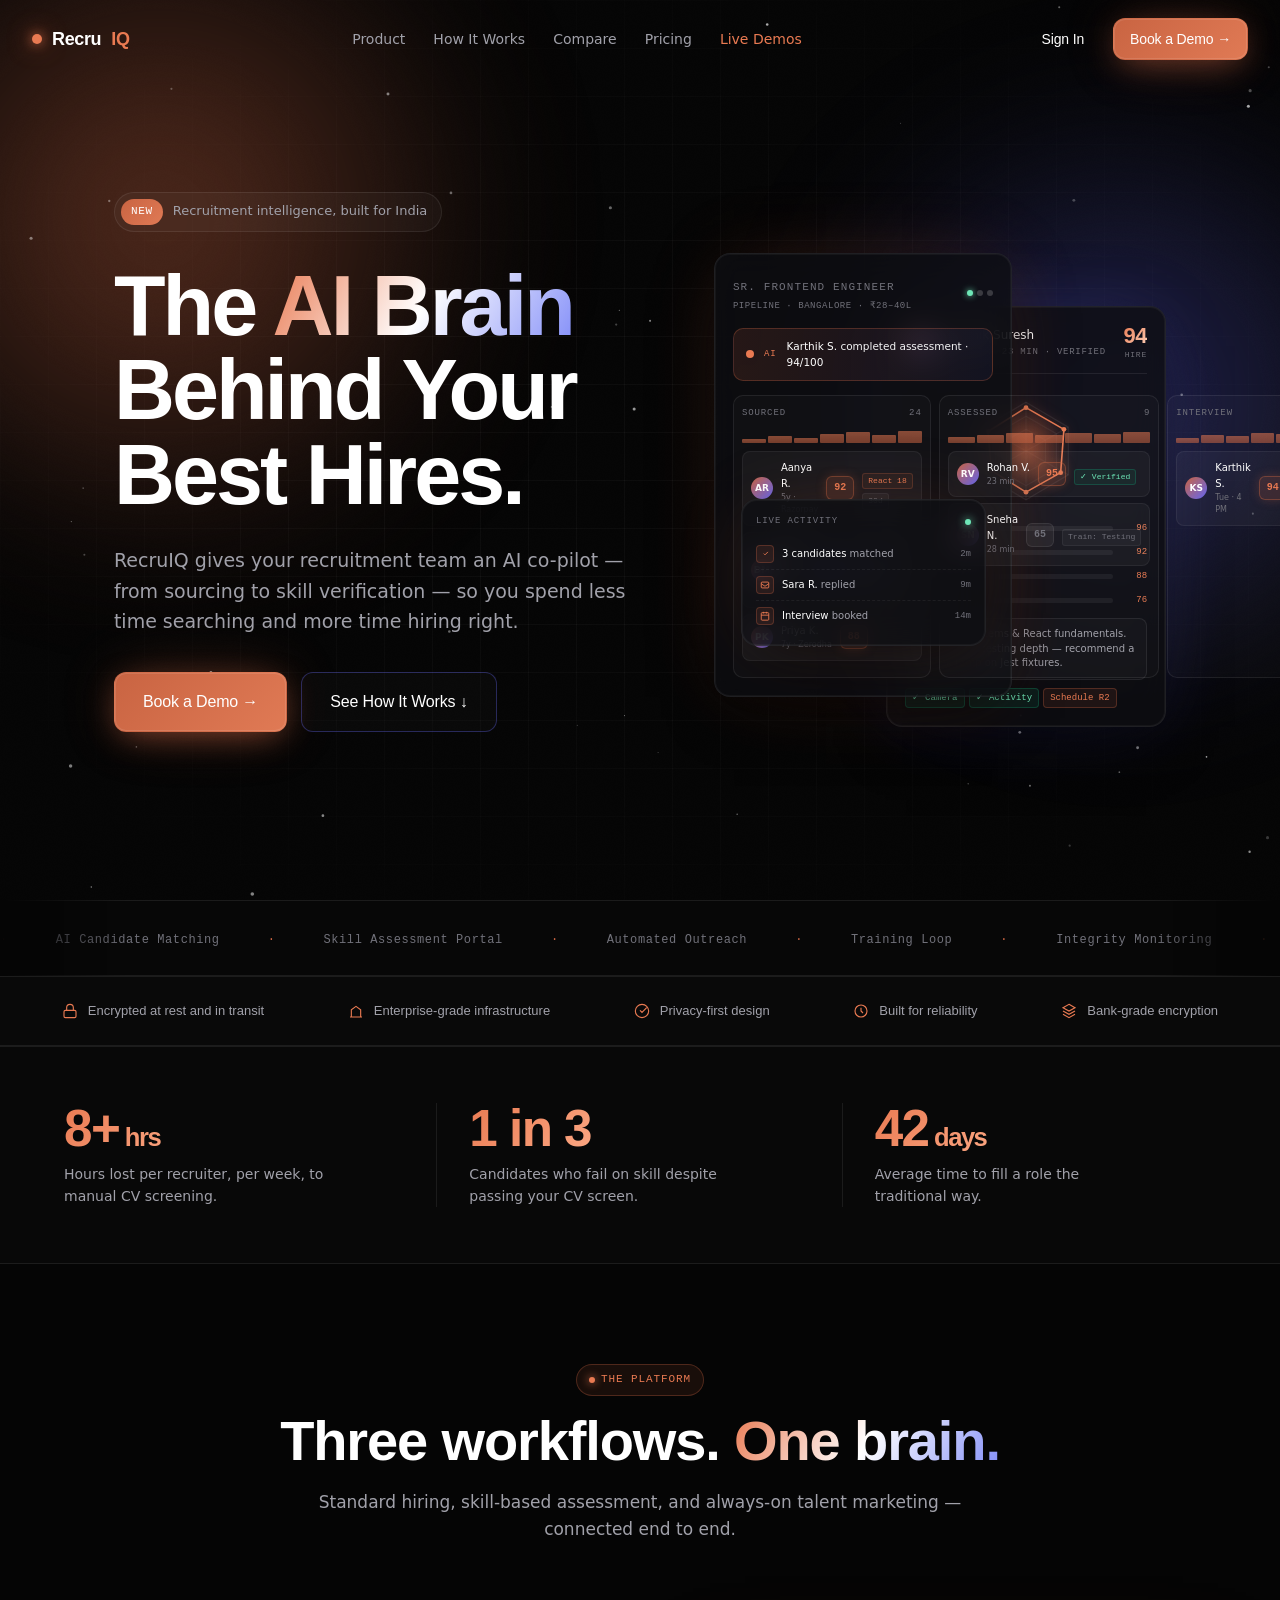
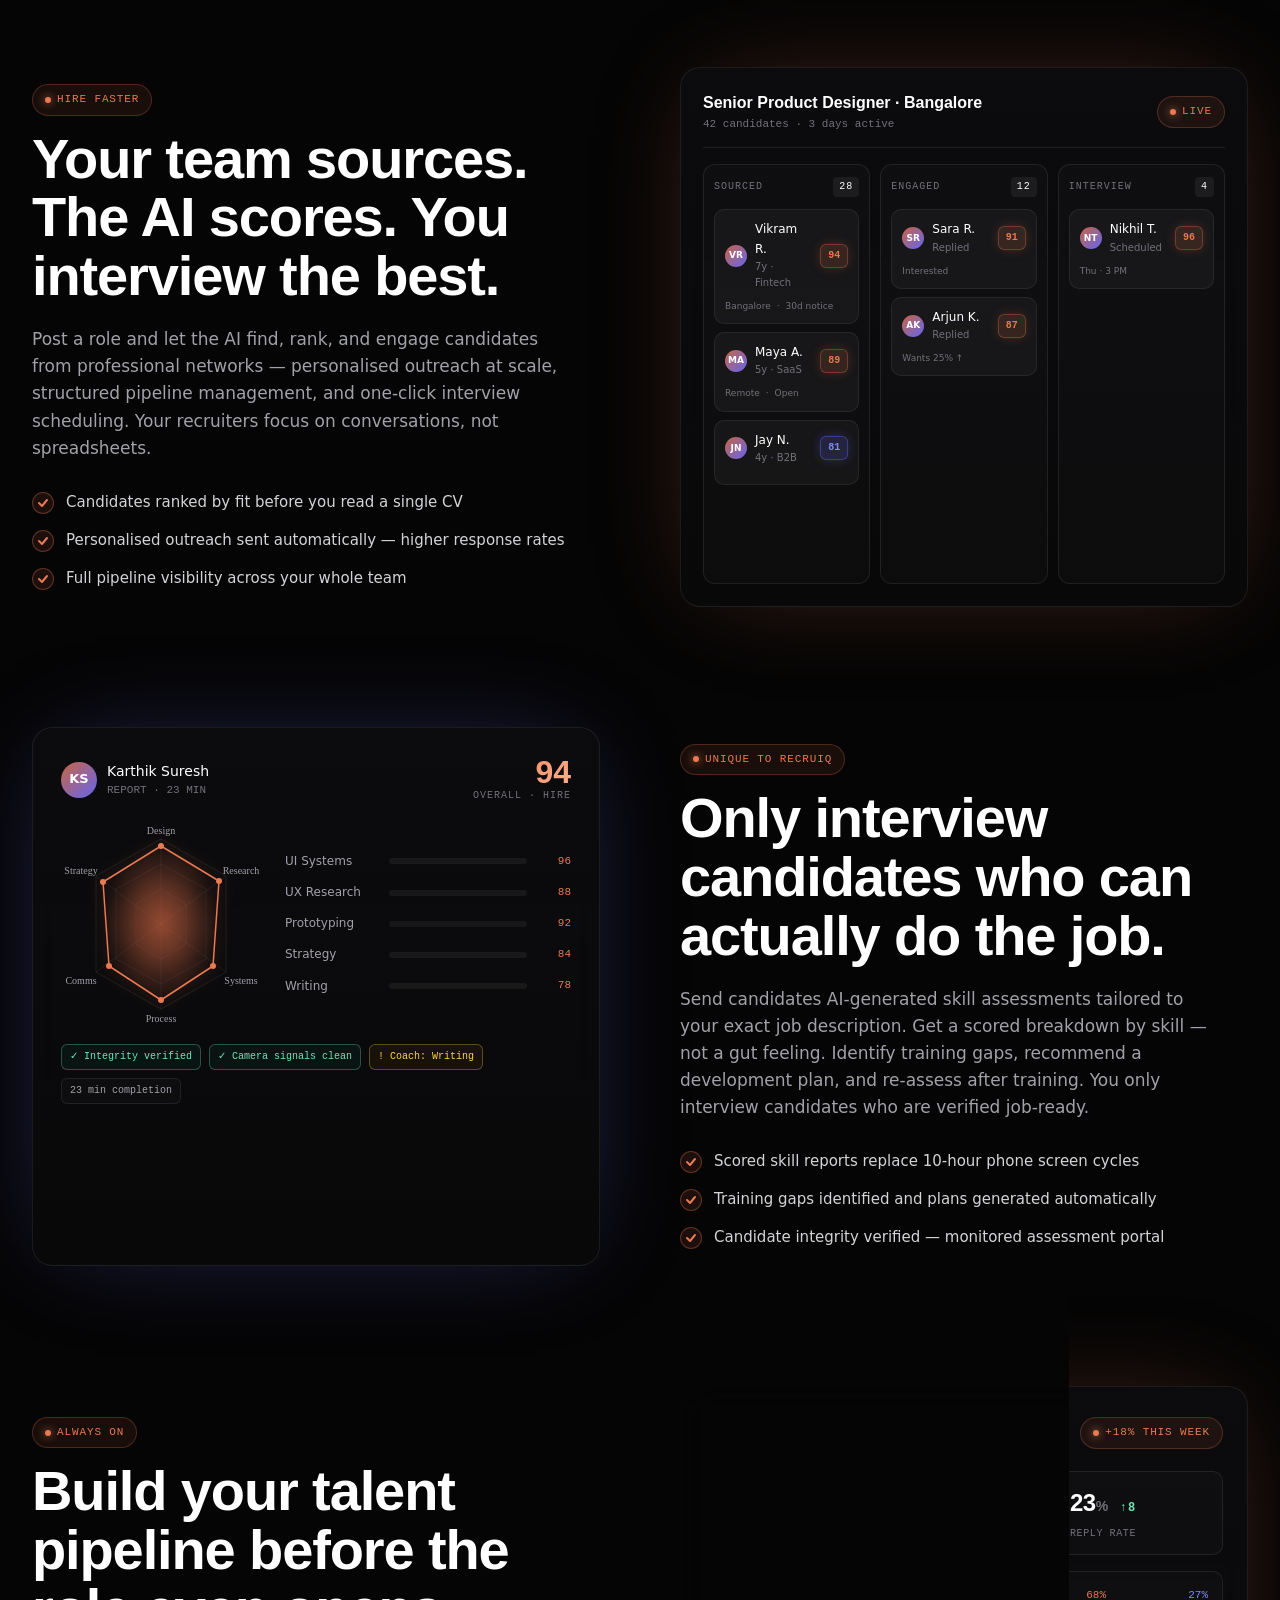
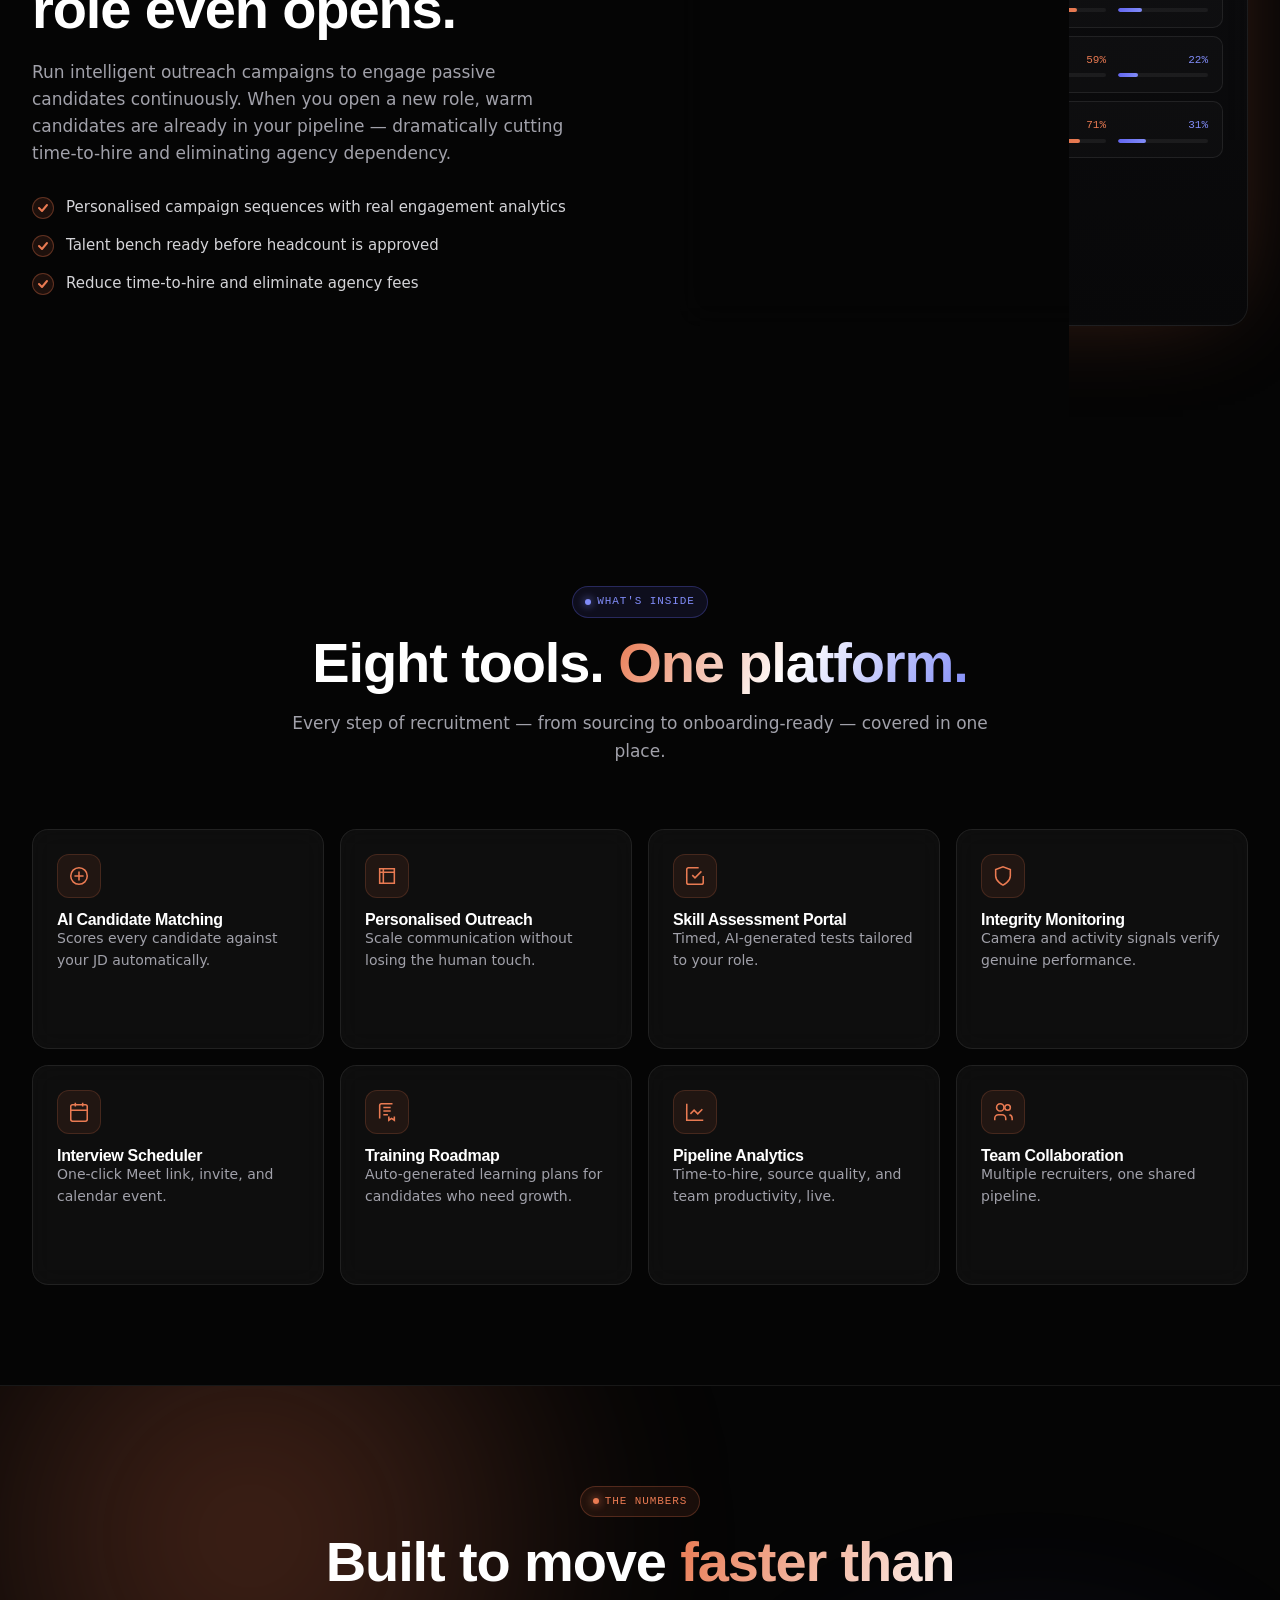
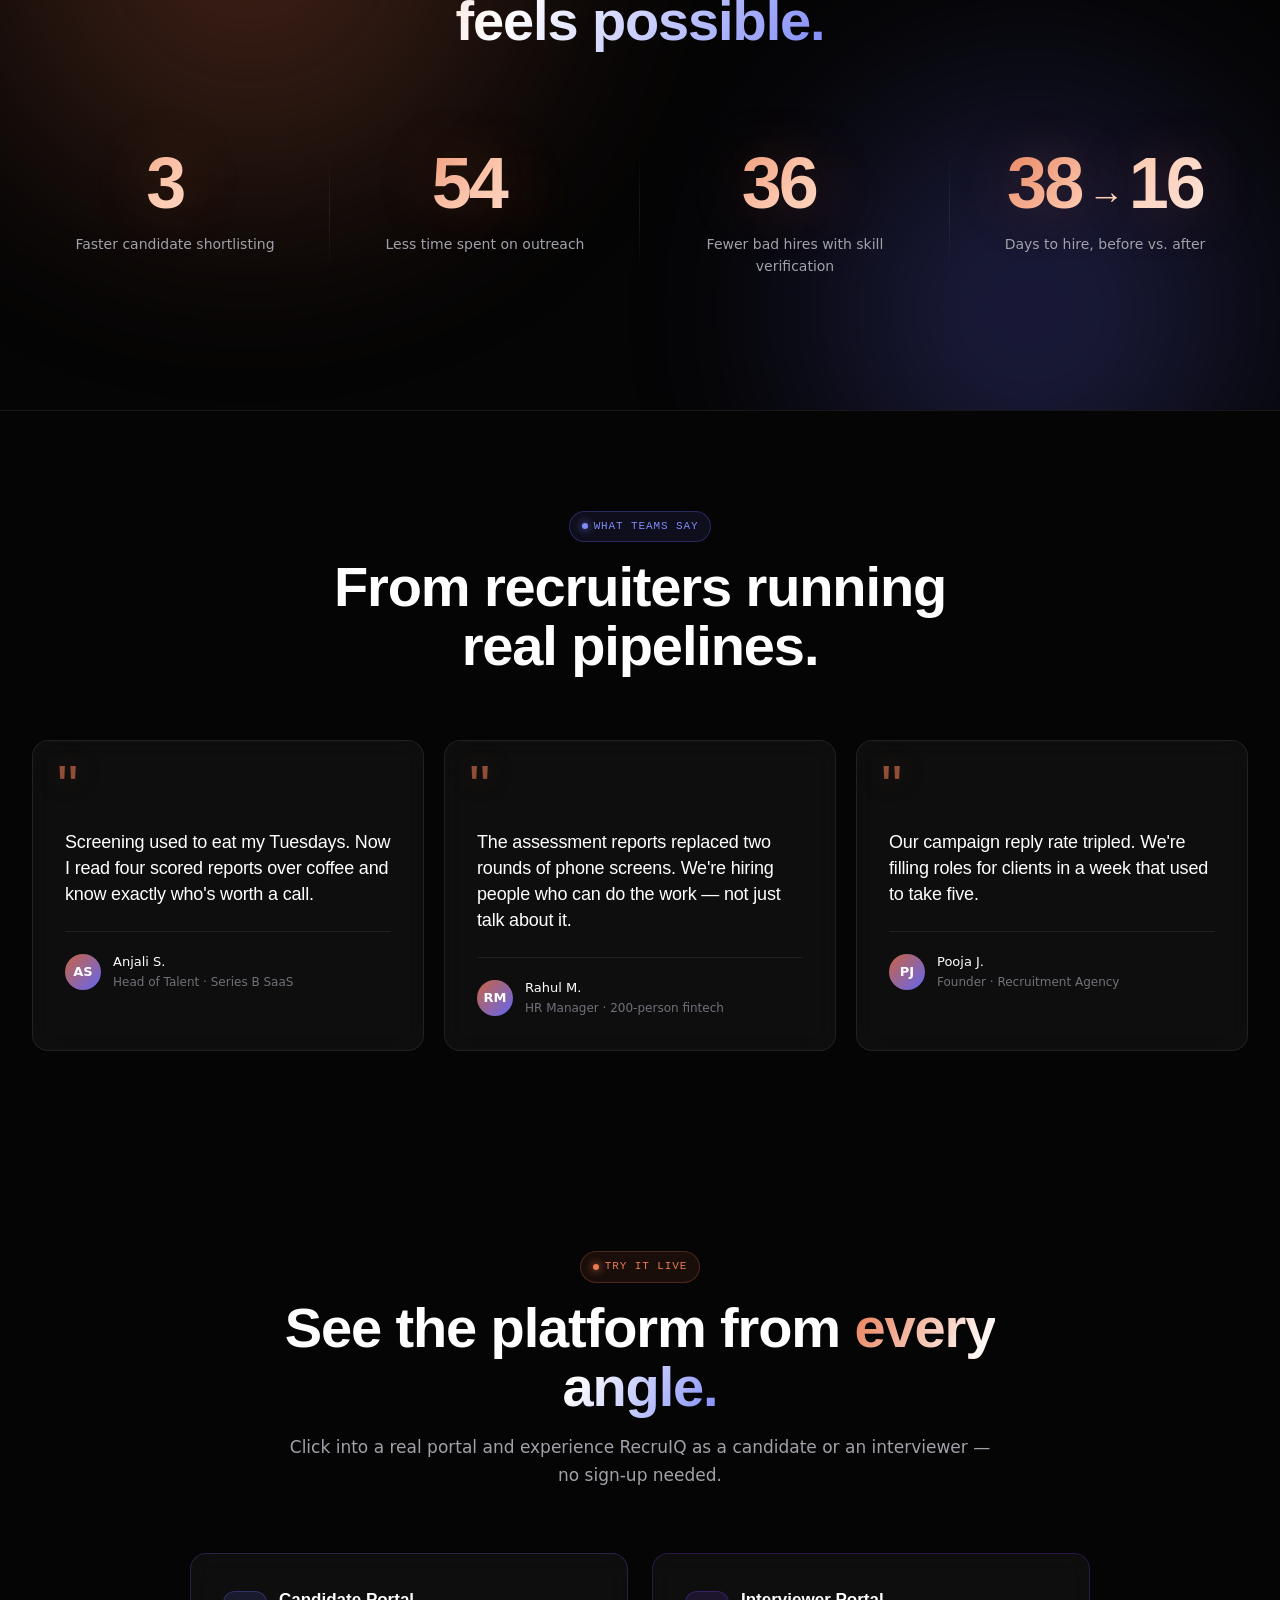
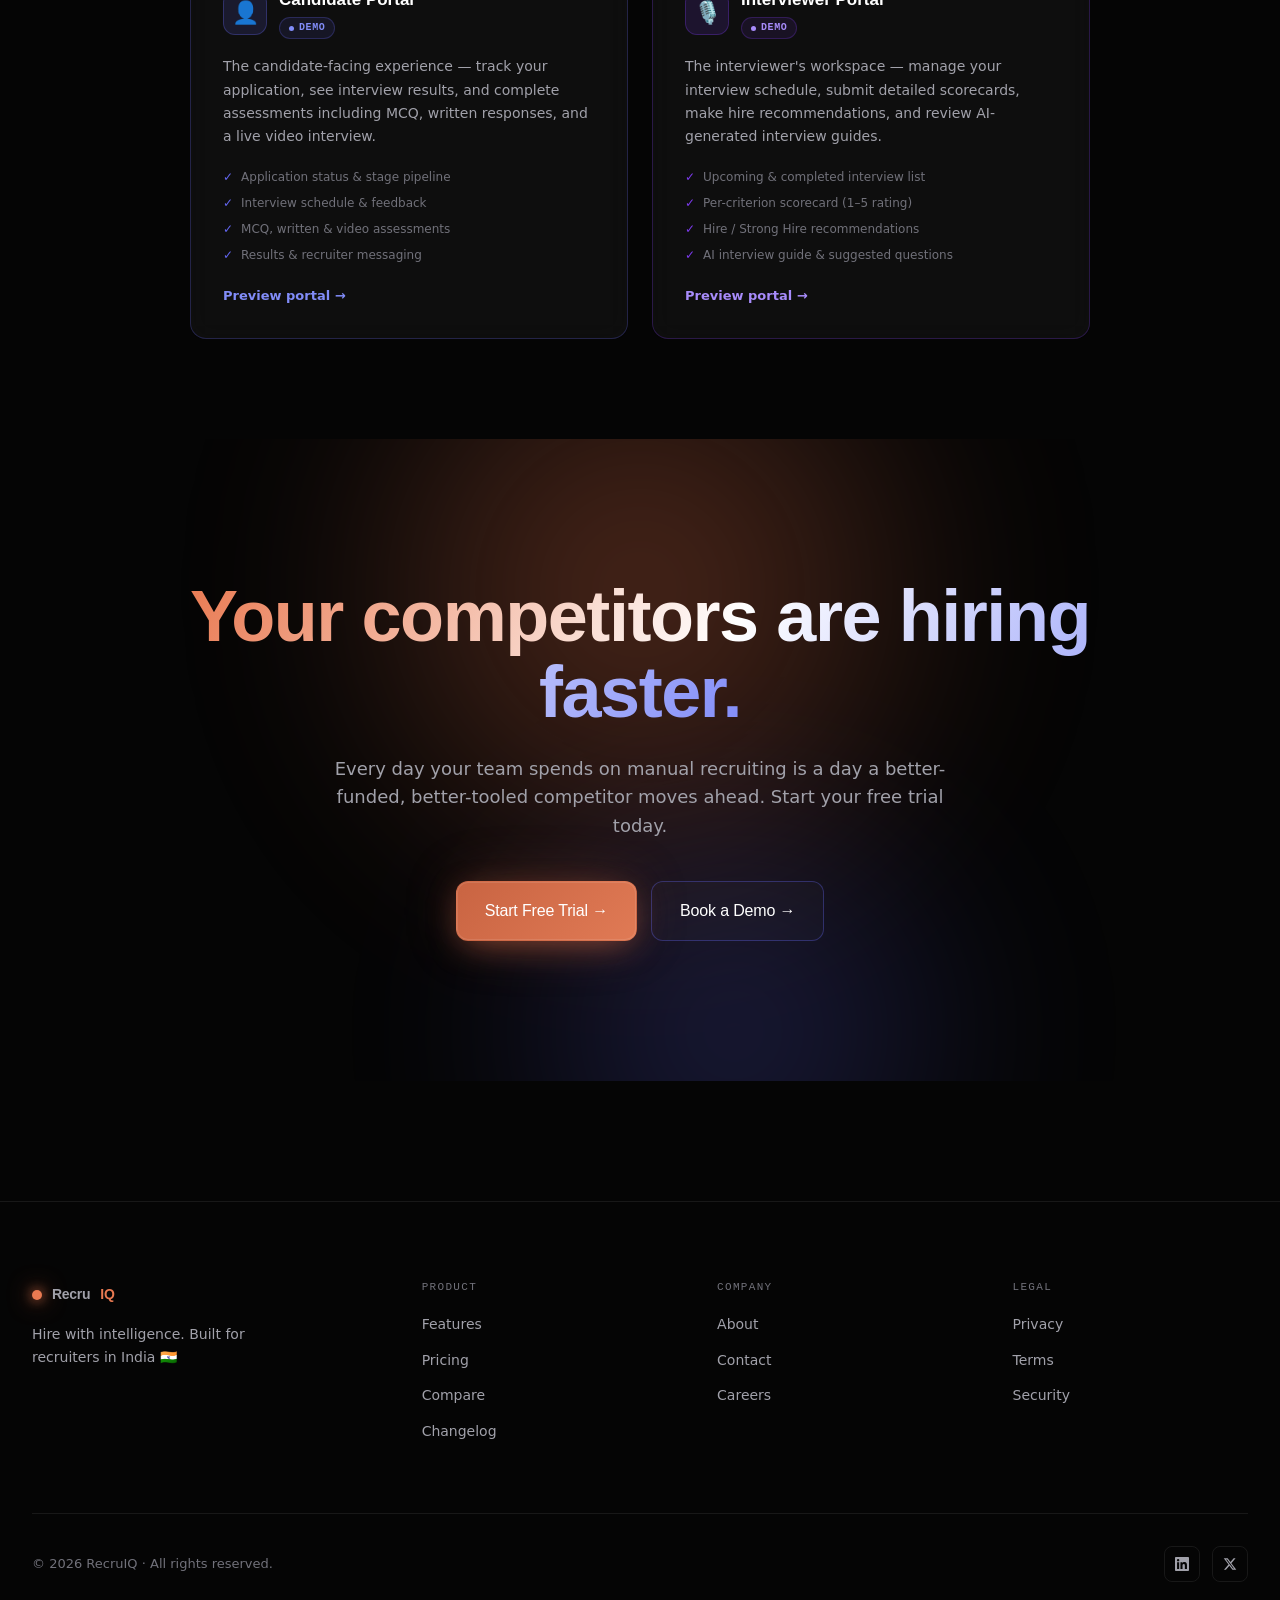
<file: index.html>
<!doctype html>
<html lang="en">
<head>
<meta charset="utf-8">
<meta name="viewport" content="width=device-width,initial-scale=1">
<title>RecruIQ — The AI Brain Behind Your Best Hires</title>
<meta http-equiv="Content-Security-Policy" content="default-src 'self'; script-src 'self' 'unsafe-inline'; style-src 'self' 'unsafe-inline' https://fonts.googleapis.com; font-src 'self' https://fonts.gstatic.com; img-src 'self' data: https:; connect-src 'self'; frame-ancestors 'none';">
<link rel="icon" href="favicon.ico">
<link rel="apple-touch-icon" href="icons/icon-192.png">
<meta name="theme-color" content="#C96442">
<meta name="description" content="Source, assess, and hire 3× faster with AI. Built for recruiters in India. AI candidate matching, skill assessments, and automated outreach.">
<meta property="og:title" content="RecruIQ — The AI Brain Behind Your Best Hires">
<meta property="og:description" content="Source, assess, and hire 3× faster with AI. Built for recruiters in India.">
<meta property="og:image" content="https://recru-iq.com/og-image.png">
<meta property="og:url" content="https://recru-iq.com">
<meta property="og:type" content="website">
<meta name="twitter:card" content="summary_large_image">
<meta name="twitter:title" content="RecruIQ — AI Recruitment Intelligence">
<meta name="twitter:description" content="Source, assess, and hire 3× faster with AI. Built for Indian SMBs.">
<meta name="twitter:image" content="https://recru-iq.com/og-image.png">
<link rel="stylesheet" href="shared.css">
<style>
/* ===== Home page-specific styles ===== */

/* Hero */
.hero {
  position: relative;
  min-height: 100vh;
  padding: 160px 0 80px;
  display: flex;
  align-items: center;
  overflow: hidden;
}
#particles {
  position: absolute; inset: 0; pointer-events: none; z-index: 0;
}
.hero .aurora.coral { width: 720px; height: 720px; top: -140px; left: -200px; }
.hero .aurora.indigo { width: 640px; height: 640px; top: 80px; right: -160px; opacity: 0.35; }

.hero-grid {
  display: grid;
  grid-template-columns: 1.15fr 1fr;
  gap: 80px;
  align-items: center;
}

.hero h1 {
  font-size: clamp(3rem, 6.6vw, 5.5rem);
  letter-spacing: -0.035em;
  line-height: 1;
  margin-bottom: 28px;
}

.hero .lead {
  font-size: 19px;
  max-width: 520px;
  margin-bottom: 36px;
  color: var(--text-dim);
}

.hero-ctas { display: flex; gap: 14px; flex-wrap: wrap; margin-bottom: 56px; }

.hero-eyebrow {
  display: inline-flex;
  align-items: center;
  gap: 10px;
  padding: 6px 14px 6px 6px;
  border-radius: 999px;
  background: rgba(255,255,255,0.03);
  border: 1px solid var(--border);
  font-size: 13px;
  color: var(--text-dim);
  margin-bottom: 32px;
}
.hero-eyebrow .tag {
  background: linear-gradient(135deg, var(--coral), #e07a55);
  padding: 4px 10px;
  border-radius: 999px;
  font-size: 11px;
  color: white;
  font-family: 'JetBrains Mono', monospace;
  letter-spacing: 0.06em;
}

/* Hero mockup */
.mockup {
  position: relative;
  width: 100%;
  aspect-ratio: 1 / 1.05;
  perspective: 1200px;
}

.float-card {
  position: absolute;
  background: rgba(15, 15, 18, 0.78);
  backdrop-filter: blur(16px);
  border: 1px solid var(--border);
  border-radius: 16px;
  box-shadow:
    0 20px 60px -20px rgba(0,0,0,0.8),
    0 0 0 1px rgba(255,255,255,0.04) inset,
    0 0 80px -20px rgba(201, 100, 66, 0.3);
  animation: float 8s ease-in-out infinite;
}

.fc-pipeline {
  top: 0; left: 0;
  width: 66%;
  padding: 18px;
  z-index: 2;
}
.fc-report {
  bottom: 0; right: 0;
  width: 62%;
  padding: 18px;
  animation-delay: -3s;
  z-index: 1;
  box-shadow:
    0 20px 60px -20px rgba(0,0,0,0.8),
    0 0 0 1px rgba(255,255,255,0.04) inset,
    0 0 80px -20px rgba(99, 102, 241, 0.32);
}
.fc-mini {
  top: 48%; left: 8%;
  width: 230px;
  padding: 14px;
  animation-delay: -5s;
  display: none;
}

@keyframes float {
  0%, 100% { transform: translateY(0) rotateX(0) rotateY(0); }
  50% { transform: translateY(-14px) rotateX(0.5deg) rotateY(-0.5deg); }
}

.fc-head {
  display: flex; align-items: center; justify-content: space-between;
  margin-bottom: 14px;
}
.fc-head .ttl {
  font-size: 11px;
  font-family: 'JetBrains Mono', monospace;
  text-transform: uppercase;
  letter-spacing: 0.1em;
  color: var(--text-faint);
}
.fc-head .dots { display: flex; gap: 4px; }
.fc-head .dots span {
  width: 6px; height: 6px; border-radius: 50%;
  background: rgba(255,255,255,0.18);
}

.pipe-cols {
  display: grid; grid-template-columns: 1fr 1fr 1fr; gap: 8px;
}
.pipe-col {
  background: rgba(255,255,255,0.02);
  border: 1px solid var(--border);
  border-radius: 10px;
  padding: 10px 8px;
}
.pipe-col-h {
  font-size: 9px;
  font-family: 'JetBrains Mono', monospace;
  text-transform: uppercase;
  letter-spacing: 0.1em;
  color: var(--text-faint);
  margin-bottom: 10px;
  display: flex; justify-content: space-between;
}

.cand {
  background: rgba(255,255,255,0.04);
  border: 1px solid rgba(255,255,255,0.06);
  border-radius: 8px;
  padding: 8px;
  margin-bottom: 6px;
  display: flex;
  align-items: center;
  gap: 8px;
}
.cand-avatar {
  width: 22px; height: 22px;
  border-radius: 50%;
  background: linear-gradient(135deg, var(--coral) 0%, var(--indigo) 100%);
  flex-shrink: 0;
  font-size: 9px;
  color: white;
  display: inline-flex; align-items: center; justify-content: center;
  font-weight: 600;
}
.cand-name { font-size: 10px; color: var(--text); font-weight: 500; }
.cand-role { font-size: 8px; color: var(--text-faint); }
.score-badge {
  margin-left: auto;
  font-family: 'JetBrains Mono', monospace;
  font-size: 10px;
  padding: 3px 7px;
  border-radius: 6px;
  background: rgba(201,100,66,0.18);
  color: var(--coral-bright);
  border: 1px solid rgba(201,100,66,0.4);
  box-shadow: 0 0 12px -2px rgba(201,100,66,0.4);
  font-weight: 600;
}
.score-badge.mid { background: rgba(99,102,241,0.18); color: var(--indigo-bright); border-color: rgba(99,102,241,0.4); box-shadow: 0 0 12px -2px rgba(99,102,241,0.4); }
.score-badge.low { background: rgba(255,255,255,0.05); color: var(--text-faint); border-color: rgba(255,255,255,0.08); box-shadow: none; }

/* Radar chart placeholder */
.radar {
  width: 130px; height: 130px;
  margin: 0 auto 12px;
}
.skill-row {
  display: flex; align-items: center; gap: 10px; margin-bottom: 8px;
  font-size: 10px;
}
.skill-row .lbl { width: 70px; color: var(--text-dim); }
.skill-bar {
  flex: 1; height: 5px; border-radius: 3px;
  background: rgba(255,255,255,0.06);
  overflow: hidden;
  position: relative;
}
.skill-bar-fill {
  height: 100%;
  border-radius: 3px;
  background: linear-gradient(90deg, var(--coral), #ffae8a);
  box-shadow: 0 0 8px rgba(201,100,66,0.6);
}
.skill-row .val {
  font-family: 'JetBrains Mono', monospace;
  font-size: 9px;
  color: var(--coral-bright);
  width: 24px; text-align: right;
}

/* Mini stats card */
.mini-stat {
  display: flex; align-items: center; gap: 10px;
}
.mini-stat-num {
  font-family: 'Space Grotesk', sans-serif;
  font-size: 28px;
  font-weight: 600;
  background: linear-gradient(135deg, var(--coral-bright), #ffd0b8);
  -webkit-background-clip: text;
  background-clip: text;
  -webkit-text-fill-color: transparent;
}
.mini-stat-lbl {
  font-size: 10px;
  color: var(--text-faint);
  font-family: 'JetBrains Mono', monospace;
  text-transform: uppercase;
  letter-spacing: 0.06em;
}

/* === Richer mockup details === */
.fc-banner {
  display: flex; align-items: center; gap: 10px;
  padding: 9px 12px;
  background: linear-gradient(90deg, rgba(201,100,66,0.14), rgba(99,102,241,0.06));
  border: 1px solid rgba(201,100,66,0.3);
  border-radius: 10px;
  margin-bottom: 14px;
  font-size: 10.5px;
  color: #f4f4f5;
}
.fc-banner .pulse {
  width: 8px; height: 8px; border-radius: 50%;
  background: var(--coral-bright);
  box-shadow: 0 0 0 0 rgba(233,122,82,0.7);
  animation: pulse-ring 1.8s ease-out infinite;
  flex-shrink: 0;
}
@keyframes pulse-ring {
  0% { box-shadow: 0 0 0 0 rgba(233,122,82,0.7); }
  70% { box-shadow: 0 0 0 8px rgba(233,122,82,0); }
  100% { box-shadow: 0 0 0 0 rgba(233,122,82,0); }
}
.fc-banner .ai-mono {
  font-family: 'JetBrains Mono', monospace;
  font-size: 9px;
  color: var(--coral-bright);
  letter-spacing: 0.1em;
  text-transform: uppercase;
}
.fc-banner b { color: white; font-weight: 500; }

.pipe-col-spark {
  height: 12px;
  margin-bottom: 8px;
  display: flex;
  align-items: flex-end;
  gap: 2px;
}
.pipe-col-spark span {
  flex: 1;
  background: linear-gradient(180deg, var(--coral-bright), var(--coral));
  border-radius: 1px;
  opacity: 0.55;
}

.cand {
  background: rgba(255,255,255,0.04);
  border: 1px solid rgba(255,255,255,0.06);
  border-radius: 8px;
  padding: 8px;
  margin-bottom: 6px;
  position: relative;
}
.cand-row {
  display: flex; align-items: center; gap: 8px;
}
.cand-tags {
  display: flex; gap: 4px; margin-top: 6px; flex-wrap: wrap;
}
.cand-tag {
  font-family: 'JetBrains Mono', monospace;
  font-size: 8px;
  color: var(--text-faint);
  padding: 1px 5px;
  border-radius: 3px;
  background: rgba(255,255,255,0.04);
  border: 1px solid rgba(255,255,255,0.06);
  white-space: nowrap;
}
.cand-tag.coral { color: var(--coral-bright); background: rgba(201,100,66,0.08); border-color: rgba(201,100,66,0.25); }
.cand-tag.ok { color: #6ee7b7; background: rgba(16,185,129,0.08); border-color: rgba(16,185,129,0.25); }
.cand-tag.idx { color: var(--indigo-bright); background: rgba(99,102,241,0.08); border-color: rgba(99,102,241,0.25); }

/* Report card extras */
.fc-report-top {
  display: flex; align-items: center; gap: 10px;
  padding-bottom: 12px; border-bottom: 1px solid var(--border); margin-bottom: 12px;
}
.fc-report-top .av {
  width: 32px; height: 32px; border-radius: 50%;
  background: linear-gradient(135deg, var(--coral), var(--indigo));
  display: inline-flex; align-items: center; justify-content: center;
  font-size: 11px; font-weight: 600; color: white;
  flex-shrink: 0;
}
.fc-report-top .info { flex: 1; min-width: 0; }
.fc-report-top .name { font-size: 12px; color: var(--text); font-weight: 500; }
.fc-report-top .meta {
  font-family: 'JetBrains Mono', monospace;
  font-size: 9px; color: var(--text-faint);
  text-transform: uppercase; letter-spacing: 0.08em;
}
.fc-overall {
  text-align: right; flex-shrink: 0;
}
.fc-overall .num {
  font-family: 'Space Grotesk', sans-serif;
  font-size: 22px;
  font-weight: 600;
  background: linear-gradient(135deg, var(--coral-bright), #ffd0b8);
  -webkit-background-clip: text;
  background-clip: text;
  -webkit-text-fill-color: transparent;
  line-height: 1;
  letter-spacing: -0.02em;
}
.fc-overall .lbl {
  font-size: 8px;
  color: var(--text-faint);
  font-family: 'JetBrains Mono', monospace;
  text-transform: uppercase; letter-spacing: 0.1em;
  margin-top: 2px;
}

.fc-ai-summary {
  font-size: 10px;
  color: var(--text-dim);
  background: rgba(255,255,255,0.025);
  border: 1px solid var(--border);
  border-radius: 8px;
  padding: 8px 10px;
  margin-top: 10px;
  line-height: 1.45;
  position: relative;
}
.fc-ai-summary::before {
  content: 'AI SUMMARY';
  position: absolute;
  top: -7px; left: 8px;
  font-family: 'JetBrains Mono', monospace;
  font-size: 8px;
  color: var(--coral-bright);
  background: #0e0e10;
  padding: 0 6px;
  letter-spacing: 0.12em;
}

.fc-badges {
  display: flex; gap: 4px; flex-wrap: wrap; margin-top: 8px;
}
.fc-badge {
  display: inline-flex; align-items: center; gap: 3px;
  font-size: 9px;
  font-family: 'JetBrains Mono', monospace;
  padding: 2px 6px;
  border-radius: 4px;
}
.fc-badge.ok { color: #6ee7b7; background: rgba(16,185,129,0.10); border: 1px solid rgba(16,185,129,0.25); }
.fc-badge.warn { color: #fcd34d; background: rgba(245,158,11,0.10); border: 1px solid rgba(245,158,11,0.25); }
.fc-badge.coral { color: var(--coral-bright); background: rgba(201,100,66,0.10); border: 1px solid rgba(201,100,66,0.3); }

/* Activity / sourcing card (replaces fc-mini) */
.fc-activity {
  position: absolute;
  top: 52%; left: 6%;
  width: 245px;
  padding: 14px;
  animation: float 8s ease-in-out -5s infinite;
  z-index: 3;
}
.fc-activity .head {
  display: flex; justify-content: space-between; align-items: center;
  margin-bottom: 10px;
  font-family: 'JetBrains Mono', monospace;
  font-size: 9px;
  color: var(--text-faint);
  text-transform: uppercase; letter-spacing: 0.1em;
}
.fc-activity .live-dot {
  width: 6px; height: 6px; border-radius: 50%;
  background: #6ee7b7;
  box-shadow: 0 0 8px #6ee7b7;
  animation: pulse-glow 2s ease-in-out infinite;
}
.fc-activity-row {
  display: flex; align-items: center; gap: 8px;
  font-size: 10px; color: var(--text-dim);
  padding: 6px 0; border-bottom: 1px dashed rgba(255,255,255,0.06);
}
.fc-activity-row:last-child { border-bottom: none; }
.fc-activity-row .ic {
  width: 18px; height: 18px; border-radius: 4px;
  background: rgba(201,100,66,0.12);
  border: 1px solid rgba(201,100,66,0.3);
  flex-shrink: 0;
  display: inline-flex; align-items: center; justify-content: center;
  color: var(--coral-bright);
}
.fc-activity-row .ic svg { width: 10px; height: 10px; }
.fc-activity-row b { color: var(--text); font-weight: 500; }
.fc-activity-row time {
  margin-left: auto;
  font-family: 'JetBrains Mono', monospace;
  font-size: 9px;
  color: var(--text-faint);
}

/* Pain Points Bar */
.pain {
  border-top: 1px solid var(--border);
  border-bottom: 1px solid var(--border);
  padding: 56px 0;
  background: rgba(255,255,255,0.015);
}
.pain-grid {
  display: grid;
  grid-template-columns: 1fr 1fr 1fr;
  gap: 0;
  align-items: center;
}
.pain-item {
  padding: 0 32px;
  border-right: 1px solid var(--border);
}
.pain-item:last-child { border-right: none; }
.pain-stat {
  font-family: 'Space Grotesk', sans-serif;
  font-size: clamp(2.5rem, 4vw, 3.4rem);
  font-weight: 600;
  letter-spacing: -0.03em;
  background: linear-gradient(135deg, var(--coral-bright) 0%, #ffae8a 50%, var(--coral) 100%);
  -webkit-background-clip: text;
  background-clip: text;
  -webkit-text-fill-color: transparent;
  margin-bottom: 8px;
  line-height: 1;
}
.pain-lbl {
  font-size: 14px;
  color: var(--text-dim);
  max-width: 280px;
}
@media (max-width:880px) {
  .pain-grid { grid-template-columns: 1fr; gap: 32px; }
  .pain-item { border-right: none; border-bottom: 1px solid var(--border); padding-bottom: 24px; }
  .pain-item:last-child { border-bottom: none; }
}

/* Workflow sections */
.workflow {
  display: grid;
  grid-template-columns: 1fr 1fr;
  gap: 80px;
  align-items: center;
  padding: 60px 0;
  position: relative;
}
.workflow.reverse { direction: rtl; }
.workflow.reverse > * { direction: ltr; }

.workflow-text h2 { margin-bottom: 20px; margin-top: 14px; }
.workflow-text p { font-size: 17px; max-width: 540px; }

.workflow-visual {
  position: relative;
  aspect-ratio: 1 / 0.95;
  width: 100%;
}

/* Workflow A — pipeline */
.wf-pipeline {
  position: absolute;
  inset: 0;
  border: 1px solid var(--border);
  border-radius: 20px;
  background: linear-gradient(180deg, rgba(15,15,18,0.7), rgba(15,15,18,0.4));
  backdrop-filter: blur(16px);
  padding: 22px;
  box-shadow: 0 0 100px -30px rgba(201,100,66,0.4);
  display: flex; flex-direction: column;
}
.wf-pipeline-head {
  display: flex; align-items: center; justify-content: space-between;
  padding-bottom: 14px; border-bottom: 1px solid var(--border); margin-bottom: 16px;
}
.wf-pipeline-h {
  font-family: 'Space Grotesk', sans-serif;
  font-weight: 600;
  font-size: 16px;
}
.wf-pipeline-meta {
  font-family: 'JetBrains Mono', monospace;
  font-size: 11px;
  color: var(--text-faint);
}
.wf-cols {
  display: grid; grid-template-columns: 1fr 1fr 1fr; gap: 10px;
  flex: 1;
}
.wf-col {
  background: rgba(255,255,255,0.02);
  border: 1px solid var(--border);
  border-radius: 12px;
  padding: 12px 10px;
  display: flex; flex-direction: column; gap: 8px;
}
.wf-col-h {
  font-size: 10px;
  font-family: 'JetBrains Mono', monospace;
  text-transform: uppercase;
  letter-spacing: 0.1em;
  color: var(--text-faint);
  display: flex; justify-content: space-between; align-items: center;
  margin-bottom: 4px;
}
.wf-col-h .count {
  background: rgba(255,255,255,0.06);
  padding: 2px 6px; border-radius: 4px;
  color: var(--text);
}
.wf-cand {
  background: rgba(255,255,255,0.04);
  border: 1px solid rgba(255,255,255,0.07);
  border-radius: 10px;
  padding: 10px;
  font-size: 11px;
  transition: transform .3s, border-color .3s;
}
.wf-cand:hover { transform: translateY(-2px); border-color: rgba(201,100,66,0.4); }
.wf-cand-top {
  display: flex; align-items: center; gap: 8px; margin-bottom: 8px;
}
.wf-cand .name { font-weight: 500; color: var(--text); font-size: 12px; }
.wf-cand .role { color: var(--text-faint); font-size: 10px; }
.wf-cand-bottom { display: flex; align-items: center; gap: 6px; font-size: 9px; color: var(--text-faint); }

/* Workflow B — skill report */
.wf-report {
  position: absolute;
  inset: 0;
  border: 1px solid var(--border);
  border-radius: 20px;
  background: linear-gradient(180deg, rgba(15,15,18,0.7), rgba(15,15,18,0.4));
  backdrop-filter: blur(16px);
  padding: 28px;
  box-shadow: 0 0 100px -30px rgba(99,102,241,0.4);
}
.wf-report-head { display: flex; align-items: center; justify-content: space-between; margin-bottom: 20px; }
.wf-cand-pill {
  display: flex; align-items: center; gap: 10px;
}
.wf-cand-pill .avatar {
  width: 36px; height: 36px; border-radius: 50%;
  background: linear-gradient(135deg, var(--coral), var(--indigo));
  display: inline-flex; align-items: center; justify-content: center;
  font-size: 13px; color: white; font-weight: 600;
}
.wf-overall {
  text-align: right;
}
.wf-overall .num {
  font-family: 'Space Grotesk', sans-serif;
  font-size: 32px;
  font-weight: 600;
  background: linear-gradient(135deg, var(--coral-bright), #ffae8a);
  -webkit-background-clip: text;
  background-clip: text;
  -webkit-text-fill-color: transparent;
  line-height: 1;
}
.wf-overall .lbl {
  font-size: 10px; font-family: 'JetBrains Mono', monospace;
  color: var(--text-faint); text-transform: uppercase; letter-spacing: 0.1em;
}
.wf-radar-wrap {
  display: grid; grid-template-columns: 200px 1fr; gap: 24px;
  align-items: center;
}
.wf-skills { display: flex; flex-direction: column; gap: 12px; }
.wf-skill-row { display: flex; align-items: center; gap: 12px; }
.wf-skill-row .lbl { width: 92px; font-size: 12px; color: var(--text-dim); }
.wf-skill-row .bar { flex: 1; height: 6px; border-radius: 4px; background: rgba(255,255,255,0.06); overflow: hidden; }
.wf-skill-row .fill { height: 100%; border-radius: 4px; background: linear-gradient(90deg, var(--coral), #ffae8a); box-shadow: 0 0 10px rgba(201,100,66,0.7); }
.wf-skill-row .val { font-family: 'JetBrains Mono', monospace; font-size: 11px; color: var(--coral-bright); width: 32px; text-align: right; }

.wf-tag-strip {
  margin-top: 20px;
  display: flex; gap: 8px; flex-wrap: wrap;
}
.wf-tag {
  font-size: 10px;
  font-family: 'JetBrains Mono', monospace;
  padding: 4px 8px;
  border-radius: 6px;
  border: 1px solid var(--border);
  background: rgba(255,255,255,0.02);
  color: var(--text-dim);
}
.wf-tag.ok { color: #6ee7b7; border-color: rgba(110,231,183,0.3); background: rgba(16,185,129,0.06); }
.wf-tag.warn { color: #fcd34d; border-color: rgba(252,211,77,0.3); background: rgba(245,158,11,0.06); }

/* Workflow C — campaigns */
.wf-camp {
  position: absolute; inset: 0;
  border: 1px solid var(--border); border-radius: 20px;
  background: linear-gradient(180deg, rgba(15,15,18,0.7), rgba(15,15,18,0.4));
  backdrop-filter: blur(16px);
  padding: 24px;
  box-shadow: 0 0 100px -30px rgba(201,100,66,0.4);
  display: flex; flex-direction: column; gap: 16px;
}
.wf-camp-head { display: flex; align-items: center; justify-content: space-between; }
.wf-camp-stats { display: grid; grid-template-columns: 1fr 1fr 1fr; gap: 10px; }
.wf-camp-stat {
  background: rgba(255,255,255,0.02);
  border: 1px solid var(--border);
  border-radius: 10px;
  padding: 12px;
}
.wf-camp-stat .num {
  font-family: 'Space Grotesk', sans-serif;
  font-size: 24px;
  font-weight: 600;
  letter-spacing: -0.02em;
  color: var(--text);
}
.wf-camp-stat .num .delta { font-size: 12px; color: #6ee7b7; margin-left: 6px; }
.wf-camp-stat .lbl { font-size: 10px; color: var(--text-faint); font-family: 'JetBrains Mono', monospace; text-transform: uppercase; letter-spacing: 0.06em; margin-top: 4px; }

.wf-camp-list { display: flex; flex-direction: column; gap: 8px; flex: 1; }
.wf-camp-row {
  display: grid;
  grid-template-columns: 1fr 90px 90px;
  align-items: center;
  background: rgba(255,255,255,0.02);
  border: 1px solid var(--border);
  border-radius: 10px;
  padding: 10px 14px;
  font-size: 12px;
  gap: 12px;
}
.wf-camp-row .name { color: var(--text); font-weight: 500; }
.wf-camp-row .meta { font-family: 'JetBrains Mono', monospace; font-size: 10px; color: var(--text-faint); }
.wf-camp-row .pct { font-family: 'JetBrains Mono', monospace; font-size: 11px; color: var(--coral-bright); text-align: right; }
.wf-camp-row .pct-bar { height: 4px; background: rgba(255,255,255,0.06); border-radius: 2px; overflow: hidden; margin-top: 4px; }
.wf-camp-row .pct-bar-fill { height: 100%; background: linear-gradient(90deg, var(--coral), var(--coral-bright)); border-radius: 2px; }

/* Features grid */
.features-grid {
  display: grid;
  grid-template-columns: repeat(4, 1fr);
  gap: 16px;
}
.feature {
  padding: 24px;
  min-height: 220px;
  display: flex; flex-direction: column; gap: 14px;
}
.feature h4 { font-family: 'Space Grotesk', sans-serif; font-size: 16px; font-weight: 600; color: var(--text); }
.feature p { font-size: 14px; line-height: 1.55; }

@media (max-width:980px) { .features-grid { grid-template-columns: repeat(2, 1fr); } }
@media (max-width:560px) { .features-grid { grid-template-columns: 1fr; } }

/* Metrics section */
.metrics {
  position: relative;
  padding: 100px 0;
  border-top: 1px solid var(--border);
  border-bottom: 1px solid var(--border);
  overflow: hidden;
}
.metrics .aurora.coral { width: 900px; height: 700px; top: -200px; left: -200px; opacity: 0.35; }
.metrics .aurora.indigo { width: 700px; height: 600px; bottom: -200px; right: -100px; opacity: 0.3; }

.metrics-grid {
  display: grid; grid-template-columns: repeat(4, 1fr); gap: 24px;
}
.metric {
  text-align: center;
  padding: 32px 16px;
  position: relative;
}
.metric::after {
  content: '';
  position: absolute;
  right: -12px;
  top: 20%;
  bottom: 20%;
  width: 1px;
  background: linear-gradient(180deg, transparent, var(--border), transparent);
}
.metric:last-child::after { display: none; }

.metric-num {
  font-family: 'Space Grotesk', sans-serif;
  font-size: clamp(3rem, 6vw, 4.5rem);
  font-weight: 600;
  letter-spacing: -0.04em;
  background: linear-gradient(135deg, var(--coral-bright) 0%, #ffd0b8 50%, #fff5ee 100%);
  -webkit-background-clip: text;
  background-clip: text;
  -webkit-text-fill-color: transparent;
  line-height: 1;
  text-shadow: 0 0 60px rgba(201,100,66,0.3);
}

.metric-num .suffix { font-size: 0.55em; opacity: 0.7; }
.metric-lbl {
  font-size: 14px;
  color: var(--text-dim);
  margin-top: 14px;
  max-width: 220px;
  margin-left: auto;
  margin-right: auto;
}

@media (max-width:880px) {
  .metrics-grid { grid-template-columns: 1fr 1fr; gap: 12px; }
  .metric::after { display: none; }
}

/* Testimonials */
.test-grid { display: grid; grid-template-columns: repeat(3, 1fr); gap: 20px; }
.testimonial {
  padding: 32px;
  position: relative;
}
.test-mark {
  font-family: 'Space Grotesk', sans-serif;
  font-size: 60px;
  line-height: 1;
  color: var(--coral-bright);
  opacity: 0.6;
  position: absolute;
  top: 16px; left: 24px;
  text-shadow: 0 0 30px rgba(201,100,66,0.5);
}
.test-quote {
  font-family: 'Space Grotesk', sans-serif;
  font-size: 18px;
  line-height: 1.45;
  color: var(--text);
  font-weight: 400;
  letter-spacing: -0.01em;
  margin-top: 56px;
  margin-bottom: 24px;
}
.test-attr { display: flex; align-items: center; gap: 12px; padding-top: 20px; border-top: 1px solid var(--border); }
.test-avatar {
  width: 36px; height: 36px; border-radius: 50%;
  background: linear-gradient(135deg, var(--coral), var(--indigo));
  display: inline-flex; align-items: center; justify-content: center;
  font-weight: 600; color: white; font-size: 13px;
}
.test-name { font-size: 13px; color: var(--text); font-weight: 500; }
.test-role { font-size: 12px; color: var(--text-faint); }

@media (max-width:880px) { .test-grid { grid-template-columns: 1fr; } }

/* Final CTA */
.final-cta {
  position: relative;
  text-align: center;
  padding: 140px 0;
  overflow: hidden;
}
.final-cta .aurora.coral { width: 800px; height: 700px; top: -200px; left: 50%; transform: translateX(-50%); opacity: 0.4; }
.final-cta .aurora.indigo { width: 700px; height: 500px; bottom: -200px; left: 30%; opacity: 0.25; }

.final-cta h2 {
  font-size: clamp(2.5rem, 6vw, 4.5rem);
  margin-bottom: 24px;
  max-width: 900px;
  margin-left: auto; margin-right: auto;
}
.final-cta p {
  font-size: 18px;
  max-width: 620px;
  margin: 0 auto 40px;
}
.final-cta-ctas { display: flex; gap: 14px; justify-content: center; flex-wrap: wrap; }

/* Section heading variations */
.section-mono-label {
  font-family: 'JetBrains Mono', monospace;
  font-size: 11px;
  color: var(--coral-bright);
  text-transform: uppercase;
  letter-spacing: 0.15em;
  margin-bottom: 16px;
}

@media (max-width: 980px) {
  .hero-grid, .workflow { grid-template-columns: 1fr; gap: 60px; }
  .workflow.reverse { direction: ltr; }
  .mockup { max-width: 560px; margin: 0 auto; }
}
</style>
</head>
<body data-page="home">

<!-- Navigation -->
<nav class="nav">
  <div class="container nav-inner">
    <a href="index.html" class="logo">
      <span class="logo-dot"></span>
      Recru<span style="color:var(--coral-bright)">IQ</span>
    </a>
    <ul class="nav-links">
      <li><a href="index.html#product">Product</a></li>
      <li><a href="index.html#how">How It Works</a></li>
      <li><a href="compare.html">Compare</a></li>
      <li><a href="pricing.html">Pricing</a></li>
      <li><a href="index.html#demos" style="color:var(--coral-bright)">Live Demos</a></li>
    </ul>
    <div class="nav-cta">
      <a href="contact.html" class="btn btn-sm" style="border-color:transparent;background:transparent;">Sign In</a>
      <a href="contact.html" class="btn btn-primary btn-sm">Book a Demo →</a>
    </div>
  </div>
</nav>

<!-- HERO -->
<section class="hero" id="hero">
  <div class="aurora coral"></div>
  <div class="aurora indigo"></div>
  <div id="particles"></div>

  <div class="container hero-grid">
    <div>
      <div class="hero-eyebrow reveal">
        <span class="tag">NEW</span>
        Recruitment intelligence, built for India
      </div>
      <h1 class="reveal" data-delay="1">
        The <span class="grad-text">AI&nbsp;Brain</span><br>
        Behind Your<br>
        Best Hires.
      </h1>
      <p class="lead reveal" data-delay="2">
        RecruIQ gives your recruitment team an AI co-pilot — from sourcing to skill verification — so you spend less time searching and more time hiring right.
      </p>
      <div class="hero-ctas reveal" data-delay="3">
        <a href="contact.html" class="btn btn-primary btn-lg">Book a Demo →</a>
        <a href="#product" class="btn btn-ghost btn-lg">See How It Works ↓</a>
      </div>
    </div>

    <div class="mockup reveal" data-delay="2">
      <!-- Pipeline card -->
      <div class="float-card fc-pipeline">
        <div class="fc-head">
          <div>
            <span class="ttl">Sr. Frontend Engineer</span>
            <div style="font-family:'JetBrains Mono',monospace;font-size:9px;color:var(--text-faint);margin-top:2px;letter-spacing:0.06em;">PIPELINE · BANGALORE · ₹28–40L</div>
          </div>
          <span class="dots"><span style="background:#6ee7b7;box-shadow:0 0 6px #6ee7b7"></span><span></span><span></span></span>
        </div>

        <div class="fc-banner">
          <span class="pulse"></span>
          <span class="ai-mono">AI</span>
          <span><b>Karthik S.</b> completed assessment · <b>94/100</b></span>
        </div>

        <div class="pipe-cols">
          <div class="pipe-col">
            <div class="pipe-col-h"><span>Sourced</span><span>24</span></div>
            <div class="pipe-col-spark">
              <span style="height:30%"></span><span style="height:55%"></span><span style="height:42%"></span><span style="height:70%"></span><span style="height:88%"></span><span style="height:62%"></span><span style="height:100%"></span>
            </div>
            <div class="cand">
              <div class="cand-row">
                <div class="cand-avatar">AR</div>
                <div style="flex:1;min-width:0">
                  <div class="cand-name">Aanya R.</div>
                  <div class="cand-role">5y · Razorpay</div>
                </div>
                <span class="score-badge">92</span>
              </div>
              <div class="cand-tags"><span class="cand-tag coral">React 18</span><span class="cand-tag">30d</span></div>
            </div>
            <div class="cand">
              <div class="cand-row">
                <div class="cand-avatar">DM</div>
                <div style="flex:1;min-width:0">
                  <div class="cand-name">Dev M.</div>
                  <div class="cand-role">3y · CRED</div>
                </div>
                <span class="score-badge mid">78</span>
              </div>
              <div class="cand-tags"><span class="cand-tag idx">Next.js</span><span class="cand-tag">Open</span></div>
            </div>
            <div class="cand">
              <div class="cand-row">
                <div class="cand-avatar">PK</div>
                <div style="flex:1;min-width:0">
                  <div class="cand-name">Priya K.</div>
                  <div class="cand-role">7y · Zerodha</div>
                </div>
                <span class="score-badge">88</span>
              </div>
            </div>
          </div>

          <div class="pipe-col">
            <div class="pipe-col-h"><span>Assessed</span><span>9</span></div>
            <div class="pipe-col-spark">
              <span style="height:50%"></span><span style="height:65%"></span><span style="height:78%"></span><span style="height:60%"></span><span style="height:82%"></span><span style="height:74%"></span><span style="height:92%"></span>
            </div>
            <div class="cand">
              <div class="cand-row">
                <div class="cand-avatar">RV</div>
                <div style="flex:1;min-width:0">
                  <div class="cand-name">Rohan V.</div>
                  <div class="cand-role">23 min</div>
                </div>
                <span class="score-badge">95</span>
              </div>
              <div class="cand-tags"><span class="cand-tag ok">✓ Verified</span></div>
            </div>
            <div class="cand">
              <div class="cand-row">
                <div class="cand-avatar">SN</div>
                <div style="flex:1;min-width:0">
                  <div class="cand-name">Sneha N.</div>
                  <div class="cand-role">28 min</div>
                </div>
                <span class="score-badge low">65</span>
              </div>
              <div class="cand-tags"><span class="cand-tag">Train: Testing</span></div>
            </div>
          </div>

          <div class="pipe-col">
            <div class="pipe-col-h"><span>Interview</span><span>3</span></div>
            <div class="pipe-col-spark">
              <span style="height:40%"></span><span style="height:62%"></span><span style="height:55%"></span><span style="height:80%"></span><span style="height:70%"></span><span style="height:95%"></span><span style="height:85%"></span>
            </div>
            <div class="cand">
              <div class="cand-row">
                <div class="cand-avatar">KS</div>
                <div style="flex:1;min-width:0">
                  <div class="cand-name">Karthik S.</div>
                  <div class="cand-role">Tue · 4 PM</div>
                </div>
                <span class="score-badge">94</span>
              </div>
              <div class="cand-tags"><span class="cand-tag idx">Round 2</span></div>
            </div>
          </div>
        </div>
      </div>

      <!-- Activity card (live feed) -->
      <div class="float-card fc-activity">
        <div class="head">
          <span>Live activity</span>
          <span class="live-dot"></span>
        </div>
        <div class="fc-activity-row">
          <span class="ic"><svg viewBox="0 0 24 24" fill="none" stroke="currentColor" stroke-width="2.2"><path d="M9 11l3 3 7-7"/></svg></span>
          <span><b>3 candidates</b> matched</span>
          <time>2m</time>
        </div>
        <div class="fc-activity-row">
          <span class="ic"><svg viewBox="0 0 24 24" fill="none" stroke="currentColor" stroke-width="2.2"><rect x="3" y="5" width="18" height="14" rx="2"/><path d="M3 9l9 6 9-6"/></svg></span>
          <span><b>Sara R.</b> replied</span>
          <time>9m</time>
        </div>
        <div class="fc-activity-row">
          <span class="ic"><svg viewBox="0 0 24 24" fill="none" stroke="currentColor" stroke-width="2.2"><rect x="3" y="4" width="18" height="18" rx="2"/><path d="M3 10h18M8 2v4M16 2v4"/></svg></span>
          <span><b>Interview</b> booked</span>
          <time>14m</time>
        </div>
      </div>

      <!-- Report card -->
      <div class="float-card fc-report">
        <div class="fc-report-top">
          <div class="av">KS</div>
          <div class="info">
            <div class="name">Karthik Suresh</div>
            <div class="meta">REPORT · 23 MIN · VERIFIED</div>
          </div>
          <div class="fc-overall">
            <div class="num">94</div>
            <div class="lbl">Hire</div>
          </div>
        </div>

        <svg class="radar" viewBox="0 0 120 120" style="margin:0 auto 4px;display:block;">
          <defs>
            <radialGradient id="rg" cx="50%" cy="50%" r="50%">
              <stop offset="0%" stop-color="#C96442" stop-opacity="0.55"/>
              <stop offset="100%" stop-color="#C96442" stop-opacity="0"/>
            </radialGradient>
          </defs>
          <polygon points="60,15 99,38 99,82 60,105 21,82 21,38" fill="none" stroke="rgba(255,255,255,0.08)"/>
          <polygon points="60,28 88,44 88,76 60,92 32,76 32,44" fill="none" stroke="rgba(255,255,255,0.06)"/>
          <polygon points="60,40 78,50 78,70 60,80 42,70 42,50" fill="none" stroke="rgba(255,255,255,0.05)"/>
          <line x1="60" y1="60" x2="60" y2="15" stroke="rgba(255,255,255,0.06)"/>
          <line x1="60" y1="60" x2="99" y2="38" stroke="rgba(255,255,255,0.06)"/>
          <line x1="60" y1="60" x2="99" y2="82" stroke="rgba(255,255,255,0.06)"/>
          <line x1="60" y1="60" x2="60" y2="105" stroke="rgba(255,255,255,0.06)"/>
          <line x1="60" y1="60" x2="21" y2="82" stroke="rgba(255,255,255,0.06)"/>
          <line x1="60" y1="60" x2="21" y2="38" stroke="rgba(255,255,255,0.06)"/>
          <polygon points="60,20 95,40 92,80 60,98 28,78 25,42" fill="url(#rg)" stroke="#E97A52" stroke-width="1.5" stroke-linejoin="round" style="filter: drop-shadow(0 0 6px rgba(201,100,66,0.7))"/>
          <circle cx="60" cy="20" r="2.2" fill="#E97A52"/>
          <circle cx="95" cy="40" r="2.2" fill="#E97A52"/>
          <circle cx="92" cy="80" r="2.2" fill="#E97A52"/>
          <circle cx="60" cy="98" r="2.2" fill="#E97A52"/>
          <circle cx="28" cy="78" r="2.2" fill="#E97A52"/>
          <circle cx="25" cy="42" r="2.2" fill="#E97A52"/>
        </svg>

        <div class="skill-row"><span class="lbl">React</span><span class="skill-bar"><span class="skill-bar-fill" style="width:96%"></span></span><span class="val">96</span></div>
        <div class="skill-row"><span class="lbl">TypeScript</span><span class="skill-bar"><span class="skill-bar-fill" style="width:92%"></span></span><span class="val">92</span></div>
        <div class="skill-row"><span class="lbl">Architecture</span><span class="skill-bar"><span class="skill-bar-fill" style="width:88%"></span></span><span class="val">88</span></div>
        <div class="skill-row"><span class="lbl">Testing</span><span class="skill-bar"><span class="skill-bar-fill" style="width:76%"></span></span><span class="val">76</span></div>

        <div class="fc-ai-summary">
          Strong on systems &amp; React fundamentals. Slight gap in testing depth — recommend a 2-week ramp on Jest fixtures.
        </div>

        <div class="fc-badges">
          <span class="fc-badge ok">✓ Camera</span>
          <span class="fc-badge ok">✓ Activity</span>
          <span class="fc-badge coral">Schedule R2</span>
        </div>
      </div>
    </div>
  </div>
</section>

<!-- Marquee -->
<div class="marquee" style="padding: 24px 0; border-top: 1px solid var(--border); border-bottom: 1px solid var(--border); background: rgba(255,255,255,0.012);">
  <div class="marquee-track">
    <span>AI Candidate Matching</span>
    <span>Skill Assessment Portal</span>
    <span>Automated Outreach</span>
    <span>Training Loop</span>
    <span>Integrity Monitoring</span>
    <span>Pipeline Analytics</span>
    <span>Interview Scheduling</span>
    <span>Talent Campaigns</span>
    <span>AI Candidate Matching</span>
    <span>Skill Assessment Portal</span>
    <span>Automated Outreach</span>
    <span>Training Loop</span>
    <span>Integrity Monitoring</span>
    <span>Pipeline Analytics</span>
    <span>Interview Scheduling</span>
    <span>Talent Campaigns</span>
  </div>
</div>

<!-- Trust bar -->
<div class="trust-bar">
  <div class="container trust-bar-inner">
    <span class="trust-item"><svg viewBox="0 0 24 24" fill="none" stroke="currentColor" stroke-width="1.7"><rect x="3" y="11" width="18" height="11" rx="2"/><path d="M7 11V7a5 5 0 0 1 10 0v4"/></svg>Encrypted at rest and in transit</span>
    <span class="trust-item"><svg viewBox="0 0 24 24" fill="none" stroke="currentColor" stroke-width="1.7"><path d="M3 21h18M5 21V10l7-5 7 5v11"/></svg>Enterprise-grade infrastructure</span>
    <span class="trust-item"><svg viewBox="0 0 24 24" fill="none" stroke="currentColor" stroke-width="1.7"><path d="M9 11l3 3 7-7M12 22a10 10 0 1 1 0-20 10 10 0 0 1 0 20z"/></svg>Privacy-first design</span>
    <span class="trust-item"><svg viewBox="0 0 24 24" fill="none" stroke="currentColor" stroke-width="1.7"><circle cx="12" cy="12" r="9"/><path d="M12 7v5l3 3"/></svg>Built for reliability</span>
    <span class="trust-item"><svg viewBox="0 0 24 24" fill="none" stroke="currentColor" stroke-width="1.7"><path d="M12 2l9 5-9 5-9-5 9-5zM3 12l9 5 9-5M3 17l9 5 9-5"/></svg>Bank-grade encryption</span>
  </div>
</div>

<!-- Pain points -->
<section class="pain" id="problem">
  <div class="container pain-grid">
    <div class="pain-item reveal">
      <div class="pain-stat">8+<span style="font-size:0.5em;color:var(--text-faint);"> hrs</span></div>
      <div class="pain-lbl">Hours lost per recruiter, per week, to manual CV screening.</div>
    </div>
    <div class="pain-item reveal" data-delay="1">
      <div class="pain-stat">1 in 3</div>
      <div class="pain-lbl">Candidates who fail on skill despite passing your CV screen.</div>
    </div>
    <div class="pain-item reveal" data-delay="2">
      <div class="pain-stat">42<span style="font-size:0.5em;color:var(--text-faint);"> days</span></div>
      <div class="pain-lbl">Average time to fill a role the traditional way.</div>
    </div>
  </div>
</section>

<!-- Product workflows -->
<section id="product" class="section">
  <div class="container">
    <div class="section-head reveal">
      <span class="pill"><span class="dot"></span>The platform</span>
      <h2>Three workflows. <span class="grad-text">One brain.</span></h2>
      <p>Standard hiring, skill-based assessment, and always-on talent marketing — connected end to end.</p>
    </div>
  </div>

  <div class="container" id="how">
    <!-- Section A -->
    <div class="workflow">
      <div class="workflow-text reveal">
        <span class="pill"><span class="dot"></span>Hire Faster</span>
        <h2>Your team sources. The AI scores. You interview the best.</h2>
        <p>Post a role and let the AI find, rank, and engage candidates from professional networks — personalised outreach at scale, structured pipeline management, and one-click interview scheduling. Your recruiters focus on conversations, not spreadsheets.</p>
        <ul class="outcomes">
          <li>Candidates ranked by fit before you read a single CV</li>
          <li>Personalised outreach sent automatically — higher response rates</li>
          <li>Full pipeline visibility across your whole team</li>
        </ul>
      </div>
      <div class="workflow-visual reveal" data-delay="1">
        <div class="wf-pipeline">
          <div class="wf-pipeline-head">
            <div>
              <div class="wf-pipeline-h">Senior Product Designer · Bangalore</div>
              <div class="wf-pipeline-meta">42 candidates · 3 days active</div>
            </div>
            <div class="pill"><span class="dot"></span>LIVE</div>
          </div>
          <div class="wf-cols">
            <div class="wf-col">
              <div class="wf-col-h"><span>Sourced</span><span class="count">28</span></div>
              <div class="wf-cand">
                <div class="wf-cand-top"><div class="cand-avatar">VR</div><div><div class="name">Vikram R.</div><div class="role">7y · Fintech</div></div><span class="score-badge" style="margin-left:auto">94</span></div>
                <div class="wf-cand-bottom"><span>Bangalore</span><span>·</span><span>30d notice</span></div>
              </div>
              <div class="wf-cand">
                <div class="wf-cand-top"><div class="cand-avatar">MA</div><div><div class="name">Maya A.</div><div class="role">5y · SaaS</div></div><span class="score-badge" style="margin-left:auto">89</span></div>
                <div class="wf-cand-bottom"><span>Remote</span><span>·</span><span>Open</span></div>
              </div>
              <div class="wf-cand">
                <div class="wf-cand-top"><div class="cand-avatar">JN</div><div><div class="name">Jay N.</div><div class="role">4y · B2B</div></div><span class="score-badge mid" style="margin-left:auto">81</span></div>
              </div>
            </div>
            <div class="wf-col">
              <div class="wf-col-h"><span>Engaged</span><span class="count">12</span></div>
              <div class="wf-cand">
                <div class="wf-cand-top"><div class="cand-avatar">SR</div><div><div class="name">Sara R.</div><div class="role">Replied</div></div><span class="score-badge" style="margin-left:auto">91</span></div>
                <div class="wf-cand-bottom"><span>Interested</span></div>
              </div>
              <div class="wf-cand">
                <div class="wf-cand-top"><div class="cand-avatar">AK</div><div><div class="name">Arjun K.</div><div class="role">Replied</div></div><span class="score-badge" style="margin-left:auto">87</span></div>
                <div class="wf-cand-bottom"><span>Wants 25% ↑</span></div>
              </div>
            </div>
            <div class="wf-col">
              <div class="wf-col-h"><span>Interview</span><span class="count">4</span></div>
              <div class="wf-cand">
                <div class="wf-cand-top"><div class="cand-avatar">NT</div><div><div class="name">Nikhil T.</div><div class="role">Scheduled</div></div><span class="score-badge" style="margin-left:auto">96</span></div>
                <div class="wf-cand-bottom"><span>Thu · 3 PM</span></div>
              </div>
            </div>
          </div>
        </div>
      </div>
    </div>

    <!-- Section B -->
    <div class="workflow reverse">
      <div class="workflow-text reveal">
        <span class="pill"><span class="dot"></span>Unique to RecruIQ</span>
        <h2>Only interview candidates who can actually do the job.</h2>
        <p>Send candidates AI-generated skill assessments tailored to your exact job description. Get a scored breakdown by skill — not a gut feeling. Identify training gaps, recommend a development plan, and re-assess after training. You only interview candidates who are verified job-ready.</p>
        <ul class="outcomes">
          <li>Scored skill reports replace 10-hour phone screen cycles</li>
          <li>Training gaps identified and plans generated automatically</li>
          <li>Candidate integrity verified — monitored assessment portal</li>
        </ul>
      </div>
      <div class="workflow-visual reveal" data-delay="1">
        <div class="wf-report">
          <div class="wf-report-head">
            <div class="wf-cand-pill">
              <div class="avatar">KS</div>
              <div>
                <div style="font-size:14px;font-weight:500;">Karthik Suresh</div>
                <div style="font-size:11px;color:var(--text-faint);font-family:'JetBrains Mono',monospace;">REPORT · 23 MIN</div>
              </div>
            </div>
            <div class="wf-overall">
              <div class="num">94</div>
              <div class="lbl">Overall · Hire</div>
            </div>
          </div>
          <div class="wf-radar-wrap">
            <svg viewBox="0 0 200 200" style="width:100%;">
              <defs>
                <radialGradient id="rg2" cx="50%" cy="50%" r="50%">
                  <stop offset="0%" stop-color="#C96442" stop-opacity="0.55"/>
                  <stop offset="100%" stop-color="#C96442" stop-opacity="0"/>
                </radialGradient>
              </defs>
              <polygon points="100,15 165,52 165,148 100,185 35,148 35,52" fill="none" stroke="rgba(255,255,255,0.08)"/>
              <polygon points="100,40 145,65 145,135 100,160 55,135 55,65" fill="none" stroke="rgba(255,255,255,0.06)"/>
              <polygon points="100,65 125,80 125,120 100,135 75,120 75,80" fill="none" stroke="rgba(255,255,255,0.05)"/>
              <line x1="100" y1="100" x2="100" y2="15" stroke="rgba(255,255,255,0.06)"/>
              <line x1="100" y1="100" x2="165" y2="52" stroke="rgba(255,255,255,0.06)"/>
              <line x1="100" y1="100" x2="165" y2="148" stroke="rgba(255,255,255,0.06)"/>
              <line x1="100" y1="100" x2="100" y2="185" stroke="rgba(255,255,255,0.06)"/>
              <line x1="100" y1="100" x2="35" y2="148" stroke="rgba(255,255,255,0.06)"/>
              <line x1="100" y1="100" x2="35" y2="52" stroke="rgba(255,255,255,0.06)"/>
              <polygon points="100,22 158,57 152,142 100,176 48,142 42,58" fill="url(#rg2)" stroke="#E97A52" stroke-width="1.5" stroke-linejoin="round" style="filter: drop-shadow(0 0 8px rgba(201,100,66,0.7))"/>
              <circle cx="100" cy="22" r="3" fill="#E97A52"/>
              <circle cx="158" cy="57" r="3" fill="#E97A52"/>
              <circle cx="152" cy="142" r="3" fill="#E97A52"/>
              <circle cx="100" cy="176" r="3" fill="#E97A52"/>
              <circle cx="48" cy="142" r="3" fill="#E97A52"/>
              <circle cx="42" cy="58" r="3" fill="#E97A52"/>
              <text x="100" y="10" text-anchor="middle" font-size="10" fill="#a1a1aa" font-family="JetBrains Mono">Design</text>
              <text x="180" y="50" text-anchor="middle" font-size="10" fill="#a1a1aa" font-family="JetBrains Mono">Research</text>
              <text x="180" y="160" text-anchor="middle" font-size="10" fill="#a1a1aa" font-family="JetBrains Mono">Systems</text>
              <text x="100" y="198" text-anchor="middle" font-size="10" fill="#a1a1aa" font-family="JetBrains Mono">Process</text>
              <text x="20" y="160" text-anchor="middle" font-size="10" fill="#a1a1aa" font-family="JetBrains Mono">Comms</text>
              <text x="20" y="50" text-anchor="middle" font-size="10" fill="#a1a1aa" font-family="JetBrains Mono">Strategy</text>
            </svg>
            <div class="wf-skills">
              <div class="wf-skill-row"><span class="lbl">UI Systems</span><span class="bar"><span class="fill" style="width:96%"></span></span><span class="val">96</span></div>
              <div class="wf-skill-row"><span class="lbl">UX Research</span><span class="bar"><span class="fill" style="width:88%"></span></span><span class="val">88</span></div>
              <div class="wf-skill-row"><span class="lbl">Prototyping</span><span class="bar"><span class="fill" style="width:92%"></span></span><span class="val">92</span></div>
              <div class="wf-skill-row"><span class="lbl">Strategy</span><span class="bar"><span class="fill" style="width:84%"></span></span><span class="val">84</span></div>
              <div class="wf-skill-row"><span class="lbl">Writing</span><span class="bar"><span class="fill" style="width:78%"></span></span><span class="val">78</span></div>
            </div>
          </div>
          <div class="wf-tag-strip">
            <span class="wf-tag ok">✓ Integrity verified</span>
            <span class="wf-tag ok">✓ Camera signals clean</span>
            <span class="wf-tag warn">! Coach: Writing</span>
            <span class="wf-tag">23 min completion</span>
          </div>
        </div>
      </div>
    </div>

    <!-- Section C -->
    <div class="workflow">
      <div class="workflow-text reveal">
        <span class="pill"><span class="dot"></span>Always On</span>
        <h2>Build your talent pipeline before the role even opens.</h2>
        <p>Run intelligent outreach campaigns to engage passive candidates continuously. When you open a new role, warm candidates are already in your pipeline — dramatically cutting time-to-hire and eliminating agency dependency.</p>
        <ul class="outcomes">
          <li>Personalised campaign sequences with real engagement analytics</li>
          <li>Talent bench ready before headcount is approved</li>
          <li>Reduce time-to-hire and eliminate agency fees</li>
        </ul>
      </div>
      <div class="workflow-visual reveal" data-delay="1">
        <div class="wf-camp">
          <div class="wf-camp-head">
            <div>
              <div style="font-family:'Space Grotesk',sans-serif;font-weight:600;font-size:16px;">Active Campaigns</div>
              <div style="font-family:'JetBrains Mono',monospace;font-size:11px;color:var(--text-faint);">3 running · Updated 2m ago</div>
            </div>
            <div class="pill"><span class="dot"></span>+18% this week</div>
          </div>
          <div class="wf-camp-stats">
            <div class="wf-camp-stat"><div class="num">1,247</div><div class="lbl">In flight</div></div>
            <div class="wf-camp-stat"><div class="num">62<span style="font-size:14px;color:var(--text-faint);">%</span> <span class="delta">↑ 14</span></div><div class="lbl">Open rate</div></div>
            <div class="wf-camp-stat"><div class="num">23<span style="font-size:14px;color:var(--text-faint);">%</span> <span class="delta">↑ 8</span></div><div class="lbl">Reply rate</div></div>
          </div>
          <div class="wf-camp-list">
            <div class="wf-camp-row">
              <div><div class="name">Sr. Backend Engineers · Bangalore</div><div class="meta">420 contacts · 9 days</div></div>
              <div><div class="pct">68%</div><div class="pct-bar"><div class="pct-bar-fill" style="width:68%"></div></div></div>
              <div><div class="pct" style="color:var(--indigo-bright)">27%</div><div class="pct-bar"><div class="pct-bar-fill" style="width:27%;background:linear-gradient(90deg,var(--indigo),var(--indigo-bright));"></div></div></div>
            </div>
            <div class="wf-camp-row">
              <div><div class="name">Product Designers · Pan-India</div><div class="meta">312 contacts · 14 days</div></div>
              <div><div class="pct">59%</div><div class="pct-bar"><div class="pct-bar-fill" style="width:59%"></div></div></div>
              <div><div class="pct" style="color:var(--indigo-bright)">22%</div><div class="pct-bar"><div class="pct-bar-fill" style="width:22%;background:linear-gradient(90deg,var(--indigo),var(--indigo-bright));"></div></div></div>
            </div>
            <div class="wf-camp-row">
              <div><div class="name">Growth PMs · Series A+</div><div class="meta">218 contacts · 6 days</div></div>
              <div><div class="pct">71%</div><div class="pct-bar"><div class="pct-bar-fill" style="width:71%"></div></div></div>
              <div><div class="pct" style="color:var(--indigo-bright)">31%</div><div class="pct-bar"><div class="pct-bar-fill" style="width:31%;background:linear-gradient(90deg,var(--indigo),var(--indigo-bright));"></div></div></div>
            </div>
          </div>
        </div>
      </div>
    </div>
  </div>
</section>

<!-- Features grid -->
<section class="section" id="features">
  <div class="container">
    <div class="section-head reveal">
      <span class="pill indigo"><span class="dot"></span>What's inside</span>
      <h2>Eight tools. <span class="grad-text">One platform.</span></h2>
      <p>Every step of recruitment — from sourcing to onboarding-ready — covered in one place.</p>
    </div>

    <div class="features-grid">
      <div class="card feature reveal">
        <div class="icon-box"><svg viewBox="0 0 24 24" fill="none" stroke="currentColor" stroke-width="1.7"><circle cx="12" cy="12" r="9"/><path d="M12 7v10M7 12h10"/></svg></div>
        <div>
          <h4>AI Candidate Matching</h4>
          <p>Scores every candidate against your JD automatically.</p>
        </div>
      </div>
      <div class="card feature reveal" data-delay="1">
        <div class="icon-box"><svg viewBox="0 0 24 24" fill="none" stroke="currentColor" stroke-width="1.7"><path d="M4 4h16v16H4z"/><path d="M4 8h16M8 4v16"/></svg></div>
        <div>
          <h4>Personalised Outreach</h4>
          <p>Scale communication without losing the human touch.</p>
        </div>
      </div>
      <div class="card feature reveal" data-delay="2">
        <div class="icon-box"><svg viewBox="0 0 24 24" fill="none" stroke="currentColor" stroke-width="1.7"><path d="M9 11l3 3 7-7M21 12v7a2 2 0 0 1-2 2H5a2 2 0 0 1-2-2V5a2 2 0 0 1 2-2h11"/></svg></div>
        <div>
          <h4>Skill Assessment Portal</h4>
          <p>Timed, AI-generated tests tailored to your role.</p>
        </div>
      </div>
      <div class="card feature reveal" data-delay="3">
        <div class="icon-box"><svg viewBox="0 0 24 24" fill="none" stroke="currentColor" stroke-width="1.7"><path d="M12 22s8-4 8-10V5l-8-3-8 3v7c0 6 8 10 8 10z"/></svg></div>
        <div>
          <h4>Integrity Monitoring</h4>
          <p>Camera and activity signals verify genuine performance.</p>
        </div>
      </div>
      <div class="card feature reveal">
        <div class="icon-box"><svg viewBox="0 0 24 24" fill="none" stroke="currentColor" stroke-width="1.7"><rect x="3" y="4" width="18" height="18" rx="2"/><path d="M16 2v4M8 2v4M3 10h18"/></svg></div>
        <div>
          <h4>Interview Scheduler</h4>
          <p>One-click Meet link, invite, and calendar event.</p>
        </div>
      </div>
      <div class="card feature reveal" data-delay="1">
        <div class="icon-box"><svg viewBox="0 0 24 24" fill="none" stroke="currentColor" stroke-width="1.7"><path d="M4 19V5a2 2 0 0 1 2-2h12M8 7h8M8 11h8M8 15h5"/><path d="M20 17v4l-3-2-3 2v-4"/></svg></div>
        <div>
          <h4>Training Roadmap</h4>
          <p>Auto-generated learning plans for candidates who need growth.</p>
        </div>
      </div>
      <div class="card feature reveal" data-delay="2">
        <div class="icon-box"><svg viewBox="0 0 24 24" fill="none" stroke="currentColor" stroke-width="1.7"><path d="M3 3v18h18M7 14l4-4 4 4 5-5"/></svg></div>
        <div>
          <h4>Pipeline Analytics</h4>
          <p>Time-to-hire, source quality, and team productivity, live.</p>
        </div>
      </div>
      <div class="card feature reveal" data-delay="3">
        <div class="icon-box"><svg viewBox="0 0 24 24" fill="none" stroke="currentColor" stroke-width="1.7"><circle cx="9" cy="7" r="4"/><path d="M3 21v-2a4 4 0 0 1 4-4h4a4 4 0 0 1 4 4v2"/><circle cx="17" cy="7" r="3"/><path d="M22 21v-2a4 4 0 0 0-3-3.87"/></svg></div>
        <div>
          <h4>Team Collaboration</h4>
          <p>Multiple recruiters, one shared pipeline.</p>
        </div>
      </div>
    </div>
  </div>
</section>

<!-- Metrics -->
<section class="metrics">
  <div class="aurora coral"></div>
  <div class="aurora indigo"></div>
  <div class="container">
    <div class="section-head reveal">
      <span class="pill"><span class="dot"></span>The numbers</span>
      <h2>Built to move <span class="grad-text">faster than feels possible.</span></h2>
    </div>
    <div class="metrics-grid">
      <div class="metric reveal">
        <div class="metric-num"><span data-count="3" data-decimals="0">0</span><span class="suffix">×</span></div>
        <div class="metric-lbl">Faster candidate shortlisting</div>
      </div>
      <div class="metric reveal" data-delay="1">
        <div class="metric-num"><span data-count="60" data-decimals="0">0</span><span class="suffix">%</span></div>
        <div class="metric-lbl">Less time spent on outreach</div>
      </div>
      <div class="metric reveal" data-delay="2">
        <div class="metric-num"><span data-count="40" data-decimals="0">0</span><span class="suffix">%</span></div>
        <div class="metric-lbl">Fewer bad hires with skill verification</div>
      </div>
      <div class="metric reveal" data-delay="3">
        <div class="metric-num"><span data-count="42" data-decimals="0">0</span><span style="font-size:0.5em;color:var(--text-faint);"> → </span><span data-count="18" data-decimals="0">0</span></div>
        <div class="metric-lbl">Days to hire, before vs. after</div>
      </div>
    </div>
  </div>
</section>

<!-- Testimonials -->
<section class="section">
  <div class="container">
    <div class="section-head reveal">
      <span class="pill indigo"><span class="dot"></span>What teams say</span>
      <h2>From recruiters running real pipelines.</h2>
    </div>
    <div class="test-grid">
      <div class="card testimonial reveal">
        <span class="test-mark">"</span>
        <p class="test-quote">Screening used to eat my Tuesdays. Now I read four scored reports over coffee and know exactly who's worth a call.</p>
        <div class="test-attr">
          <div class="test-avatar">AS</div>
          <div>
            <div class="test-name">Anjali S.</div>
            <div class="test-role">Head of Talent · Series B SaaS</div>
          </div>
        </div>
      </div>
      <div class="card testimonial reveal" data-delay="1">
        <span class="test-mark">"</span>
        <p class="test-quote">The assessment reports replaced two rounds of phone screens. We're hiring people who can do the work — not just talk about it.</p>
        <div class="test-attr">
          <div class="test-avatar">RM</div>
          <div>
            <div class="test-name">Rahul M.</div>
            <div class="test-role">HR Manager · 200-person fintech</div>
          </div>
        </div>
      </div>
      <div class="card testimonial reveal" data-delay="2">
        <span class="test-mark">"</span>
        <p class="test-quote">Our campaign reply rate tripled. We're filling roles for clients in a week that used to take five.</p>
        <div class="test-attr">
          <div class="test-avatar">PJ</div>
          <div>
            <div class="test-name">Pooja J.</div>
            <div class="test-role">Founder · Recruitment Agency</div>
          </div>
        </div>
      </div>
    </div>
  </div>
</section>

<!-- Live Demo Portals -->
<section class="section" id="demos">
  <div class="container">
    <div class="section-head reveal">
      <span class="pill"><span class="dot"></span>Try it live</span>
      <h2>See the platform from <span class="grad-text">every angle.</span></h2>
      <p>Click into a real portal and experience RecruIQ as a candidate or an interviewer — no sign-up needed.</p>
    </div>
    <div style="display:grid;grid-template-columns:1fr 1fr;gap:24px;max-width:900px;margin:0 auto;">

      <!-- Candidate Portal card -->
      <a href="candidate-portal.html" class="card" style="display:block;text-decoration:none;padding:2rem;border-color:rgba(99,102,241,0.25);transition:border-color .2s,transform .15s;" onmouseover="this.style.borderColor='rgba(99,102,241,0.6)';this.style.transform='translateY(-3px)'" onmouseout="this.style.borderColor='rgba(99,102,241,0.25)';this.style.transform='translateY(0)'">
        <div style="display:flex;align-items:center;gap:12px;margin-bottom:1rem;">
          <div style="width:44px;height:44px;border-radius:12px;background:rgba(99,102,241,0.14);border:1px solid rgba(99,102,241,0.3);display:flex;align-items:center;justify-content:center;font-size:22px;flex-shrink:0;">👤</div>
          <div>
            <div style="font-family:'Space Grotesk',sans-serif;font-size:17px;font-weight:700;color:var(--text);">Candidate Portal</div>
            <span style="display:inline-flex;align-items:center;gap:5px;font-size:10px;font-weight:600;color:#818cf8;background:rgba(99,102,241,0.1);border:1px solid rgba(99,102,241,0.25);border-radius:20px;padding:2px 9px;margin-top:3px;font-family:'JetBrains Mono',monospace;text-transform:uppercase;letter-spacing:.06em;">
              <span style="width:5px;height:5px;border-radius:50%;background:#818cf8;display:inline-block;"></span>Demo
            </span>
          </div>
        </div>
        <p style="font-size:14px;color:var(--text-dim);line-height:1.65;margin-bottom:1.25rem;">The candidate-facing experience — track your application, see interview results, and complete assessments including MCQ, written responses, and a live video interview.</p>
        <div style="display:flex;flex-direction:column;gap:7px;margin-bottom:1.25rem;">
          <div style="display:flex;align-items:center;gap:8px;font-size:12px;color:var(--text-faint);"><span style="color:#6366f1;">✓</span> Application status &amp; stage pipeline</div>
          <div style="display:flex;align-items:center;gap:8px;font-size:12px;color:var(--text-faint);"><span style="color:#6366f1;">✓</span> Interview schedule &amp; feedback</div>
          <div style="display:flex;align-items:center;gap:8px;font-size:12px;color:var(--text-faint);"><span style="color:#6366f1;">✓</span> MCQ, written &amp; video assessments</div>
          <div style="display:flex;align-items:center;gap:8px;font-size:12px;color:var(--text-faint);"><span style="color:#6366f1;">✓</span> Results &amp; recruiter messaging</div>
        </div>
        <div style="font-size:13px;font-weight:600;color:#818cf8;">Preview portal →</div>
      </a>

      <!-- Interviewer Portal card -->
      <a href="interviewer-portal.html" class="card" style="display:block;text-decoration:none;padding:2rem;border-color:rgba(124,58,237,0.25);transition:border-color .2s,transform .15s;" onmouseover="this.style.borderColor='rgba(124,58,237,0.6)';this.style.transform='translateY(-3px)'" onmouseout="this.style.borderColor='rgba(124,58,237,0.25)';this.style.transform='translateY(0)'">
        <div style="display:flex;align-items:center;gap:12px;margin-bottom:1rem;">
          <div style="width:44px;height:44px;border-radius:12px;background:rgba(124,58,237,0.14);border:1px solid rgba(124,58,237,0.3);display:flex;align-items:center;justify-content:center;font-size:22px;flex-shrink:0;">🎙️</div>
          <div>
            <div style="font-family:'Space Grotesk',sans-serif;font-size:17px;font-weight:700;color:var(--text);">Interviewer Portal</div>
            <span style="display:inline-flex;align-items:center;gap:5px;font-size:10px;font-weight:600;color:#a78bfa;background:rgba(124,58,237,0.1);border:1px solid rgba(124,58,237,0.25);border-radius:20px;padding:2px 9px;margin-top:3px;font-family:'JetBrains Mono',monospace;text-transform:uppercase;letter-spacing:.06em;">
              <span style="width:5px;height:5px;border-radius:50%;background:#a78bfa;display:inline-block;"></span>Demo
            </span>
          </div>
        </div>
        <p style="font-size:14px;color:var(--text-dim);line-height:1.65;margin-bottom:1.25rem;">The interviewer's workspace — manage your interview schedule, submit detailed scorecards, make hire recommendations, and review AI-generated interview guides.</p>
        <div style="display:flex;flex-direction:column;gap:7px;margin-bottom:1.25rem;">
          <div style="display:flex;align-items:center;gap:8px;font-size:12px;color:var(--text-faint);"><span style="color:#7c3aed;">✓</span> Upcoming &amp; completed interview list</div>
          <div style="display:flex;align-items:center;gap:8px;font-size:12px;color:var(--text-faint);"><span style="color:#7c3aed;">✓</span> Per-criterion scorecard (1–5 rating)</div>
          <div style="display:flex;align-items:center;gap:8px;font-size:12px;color:var(--text-faint);"><span style="color:#7c3aed;">✓</span> Hire / Strong Hire recommendations</div>
          <div style="display:flex;align-items:center;gap:8px;font-size:12px;color:var(--text-faint);"><span style="color:#7c3aed;">✓</span> AI interview guide &amp; suggested questions</div>
        </div>
        <div style="font-size:13px;font-weight:600;color:#a78bfa;">Preview portal →</div>
      </a>

    </div>
  </div>
</section>

<!-- Final CTA -->
<section class="final-cta">
  <div class="aurora coral"></div>
  <div class="aurora indigo"></div>
  <div class="container">
    <h2 class="reveal"><span class="grad-text">Your competitors are hiring faster.</span></h2>
    <p class="reveal" data-delay="1">Every day your team spends on manual recruiting is a day a better-funded, better-tooled competitor moves ahead. Start your free trial today.</p>
    <div class="final-cta-ctas reveal" data-delay="2">
      <a href="contact.html" class="btn btn-primary btn-lg">Start Free Trial →</a>
      <a href="contact.html" class="btn btn-ghost btn-lg">Book a Demo →</a>
    </div>
  </div>
</section>

<!-- Footer -->
<footer class="footer">
  <div class="container">
    <div class="footer-grid">
      <div class="footer-brand">
        <a href="index.html" class="logo">
          <span class="logo-dot"></span>
          Recru<span style="color:var(--coral-bright)">IQ</span>
        </a>
        <p>Hire with intelligence. Built for recruiters in India 🇮🇳</p>
      </div>
      <div>
        <h5>Product</h5>
        <ul>
          <li><a href="index.html#features">Features</a></li>
          <li><a href="pricing.html">Pricing</a></li>
          <li><a href="compare.html">Compare</a></li>
          <li><a href="#">Changelog</a></li>
        </ul>
      </div>
      <div>
        <h5>Company</h5>
        <ul>
          <li><a href="#">About</a></li>
          <li><a href="contact.html">Contact</a></li>
          <li><a href="#">Careers</a></li>
        </ul>
      </div>
      <div>
        <h5>Legal</h5>
        <ul>
          <li><a href="#">Privacy</a></li>
          <li><a href="#">Terms</a></li>
          <li><a href="#">Security</a></li>
        </ul>
      </div>
    </div>
    <div class="footer-bottom">
      <span>© 2026 RecruIQ · All rights reserved.</span>
      <div class="footer-social">
        <a href="https://linkedin.com/company/recruiq" target="_blank" rel="noopener noreferrer" aria-label="LinkedIn"><svg width="14" height="14" viewBox="0 0 24 24" fill="currentColor"><path d="M20.45 20.45h-3.55v-5.57c0-1.33-.03-3.04-1.85-3.04-1.85 0-2.14 1.45-2.14 2.95v5.66H9.36V9h3.41v1.56h.05c.48-.9 1.65-1.85 3.39-1.85 3.62 0 4.29 2.38 4.29 5.48v6.26zM5.34 7.43a2.06 2.06 0 1 1 0-4.13 2.06 2.06 0 0 1 0 4.13zM7.12 20.45H3.56V9h3.56v11.45zM22.22 0H1.77C.79 0 0 .77 0 1.72v20.56C0 23.23.79 24 1.77 24h20.45c.98 0 1.78-.77 1.78-1.72V1.72C24 .77 23.2 0 22.22 0z"/></svg></a>
        <a href="https://x.com/recruiq" target="_blank" rel="noopener noreferrer" aria-label="Twitter / X"><svg width="14" height="14" viewBox="0 0 24 24" fill="currentColor"><path d="M18.244 2.25h3.308l-7.227 8.26 8.502 11.24H16.17l-5.214-6.817L4.99 21.75H1.68l7.73-8.835L1.254 2.25H8.08l4.713 6.231zm-1.161 17.52h1.833L7.084 4.126H5.117z"/></svg></a>
      </div>
    </div>
  </div>
</footer>

<script src="shared.js"></script>
</body>
</html>
</file>
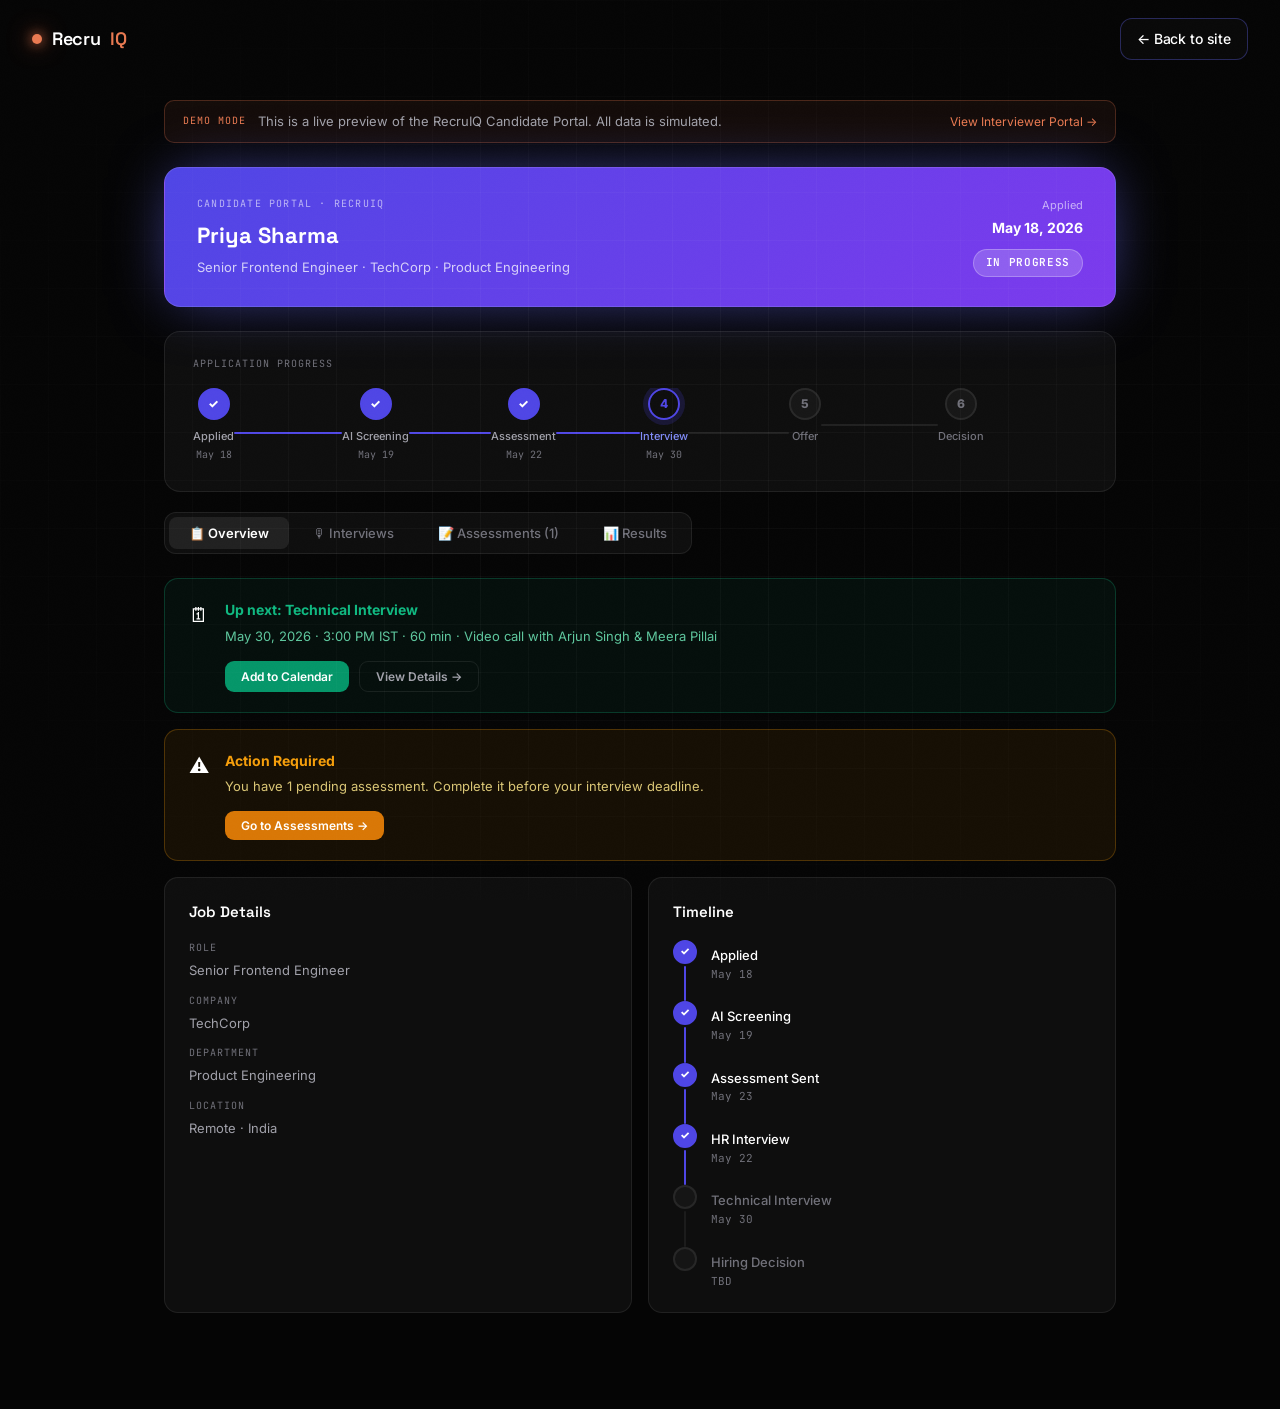
<file: candidate-portal.html>
<!doctype html>
<html lang="en">
<head>
<meta charset="utf-8">
<meta name="viewport" content="width=device-width,initial-scale=1">
<title>Candidate Portal — RecruIQ Demo</title>
<meta name="robots" content="noindex">
<link rel="icon" href="favicon.ico">
<link rel="stylesheet" href="shared.css">
<style>
.portal-wrap { max-width: 1000px; margin: 0 auto; padding: 100px 24px 80px; }

/* Header gradient */
.portal-header {
  background: linear-gradient(135deg, #4f46e5 0%, #7c3aed 100%);
  border-radius: 16px;
  padding: 28px 32px;
  display: flex;
  justify-content: space-between;
  align-items: center;
  margin-bottom: 24px;
  border: 1px solid rgba(255,255,255,0.12);
  box-shadow: 0 0 60px -10px rgba(99,102,241,0.6);
}
.portal-header-left .label {
  font-family: 'JetBrains Mono', monospace;
  font-size: 10px;
  text-transform: uppercase;
  letter-spacing: 0.12em;
  color: rgba(255,255,255,0.6);
  margin-bottom: 6px;
}
.portal-header-left .name { font-family: 'Space Grotesk', sans-serif; font-size: 22px; font-weight: 700; color: #fff; }
.portal-header-left .sub { font-size: 13px; color: rgba(255,255,255,0.75); margin-top: 4px; }
.portal-header-right { text-align: right; }
.portal-header-right .date-label { font-size: 11px; color: rgba(255,255,255,0.6); }
.portal-header-right .date-val { font-weight: 700; color: #fff; font-size: 14px; margin-top: 2px; }
.status-badge {
  display: inline-block;
  margin-top: 10px;
  background: rgba(255,255,255,0.18);
  border: 1px solid rgba(255,255,255,0.25);
  border-radius: 20px;
  padding: 4px 12px;
  font-size: 11px;
  font-weight: 600;
  color: #fff;
  font-family: 'JetBrains Mono', monospace;
  text-transform: uppercase;
  letter-spacing: 0.06em;
}

/* Stage pipeline */
.stage-card {
  background: var(--card);
  border: 1px solid var(--border);
  border-radius: 16px;
  padding: 24px 28px;
  margin-bottom: 20px;
}
.stage-label {
  font-family: 'JetBrains Mono', monospace;
  font-size: 10px;
  text-transform: uppercase;
  letter-spacing: 0.1em;
  color: var(--text-faint);
  margin-bottom: 16px;
}
.stage-pipeline {
  display: flex;
  align-items: flex-start;
  gap: 0;
  overflow-x: auto;
  padding-bottom: 4px;
}
.stage-item {
  display: flex;
  flex-direction: column;
  align-items: center;
  flex: 1;
  min-width: 80px;
  position: relative;
}
.stage-connector {
  flex: 1;
  height: 2px;
  margin-top: 15px;
  border-radius: 2px;
  min-width: 20px;
}
.stage-dot {
  width: 32px; height: 32px;
  border-radius: 50%;
  display: flex; align-items: center; justify-content: center;
  font-size: 12px; font-weight: 800;
  border: 2px solid;
  flex-shrink: 0;
  position: relative;
  z-index: 1;
}
.stage-dot.done { background: #4f46e5; border-color: #4f46e5; color: #fff; }
.stage-dot.active {
  background: transparent;
  border-color: #4f46e5;
  color: #4f46e5;
  box-shadow: 0 0 0 5px rgba(79,70,229,0.18);
}
.stage-dot.future { background: rgba(255,255,255,0.04); border-color: var(--border); color: var(--text-faint); }
.stage-name { font-size: 11px; font-weight: 500; margin-top: 8px; white-space: nowrap; text-align: center; }
.stage-date { font-size: 10px; color: var(--text-faint); font-family: 'JetBrains Mono', monospace; margin-top: 2px; }

/* Tab bar */
.tab-bar {
  display: flex;
  gap: 4px;
  background: rgba(255,255,255,0.04);
  border: 1px solid var(--border);
  border-radius: 12px;
  padding: 4px;
  margin-bottom: 24px;
  width: fit-content;
}
.tab-btn {
  background: transparent;
  border: none;
  border-radius: 8px;
  padding: 8px 20px;
  font-size: 13px;
  font-family: 'Inter', sans-serif;
  color: var(--text-faint);
  cursor: pointer;
  font-weight: 500;
  transition: all .15s;
  white-space: nowrap;
}
.tab-btn.active {
  background: rgba(255,255,255,0.08);
  color: #fff;
  font-weight: 600;
}
.tab-pane { display: none; }
.tab-pane.active { display: block; }

/* Portal card */
.p-card {
  background: var(--card);
  border: 1px solid var(--border);
  border-radius: 14px;
  padding: 22px 24px;
  margin-bottom: 16px;
  transition: border-color .2s;
}
.p-card-grid { display: grid; grid-template-columns: 1fr 1fr; gap: 16px; }
.p-card-label {
  font-family: 'JetBrains Mono', monospace;
  font-size: 10px;
  text-transform: uppercase;
  letter-spacing: 0.1em;
  color: var(--text-faint);
  margin-bottom: 4px;
}
.p-card-value { font-size: 13px; color: var(--text-dim); }

/* Alert cards */
.alert-green {
  background: rgba(16,185,129,0.06);
  border: 1px solid rgba(16,185,129,0.25);
  border-radius: 14px;
  padding: 20px 24px;
  margin-bottom: 16px;
  display: flex;
  gap: 16px;
  align-items: flex-start;
}
.alert-amber {
  background: rgba(245,158,11,0.07);
  border: 1px solid rgba(245,158,11,0.25);
  border-radius: 14px;
  padding: 20px 24px;
  margin-bottom: 16px;
  display: flex;
  gap: 16px;
  align-items: flex-start;
}
.alert-icon { font-size: 20px; flex-shrink: 0; }
.alert-title { font-weight: 700; font-size: 14px; margin-bottom: 4px; }
.alert-green .alert-title { color: #10b981; }
.alert-amber .alert-title { color: #f59e0b; }
.alert-body { font-size: 13px; }
.alert-green .alert-body { color: rgba(110,231,183,0.85); }
.alert-amber .alert-body { color: rgba(253,230,138,0.85); }

/* Badge */
.badge {
  display: inline-block;
  font-size: 11px;
  font-weight: 600;
  padding: 3px 9px;
  border-radius: 5px;
  font-family: 'JetBrains Mono', monospace;
}
.badge-green  { color: #10b981; background: rgba(16,185,129,0.12); }
.badge-amber  { color: #f59e0b; background: rgba(245,158,11,0.12); }
.badge-indigo { color: #818cf8; background: rgba(99,102,241,0.12); }
.badge-gray   { color: var(--text-faint); background: rgba(255,255,255,0.06); }
.badge-coral  { color: var(--coral-bright); background: rgba(201,100,66,0.12); }

/* Section heading inside portal */
.p-h2 {
  font-family: 'Space Grotesk', sans-serif;
  font-size: 15px;
  font-weight: 600;
  color: var(--text);
  margin-bottom: 16px;
}

/* Timeline */
.timeline { display: flex; flex-direction: column; }
.tl-item { display: flex; gap: 14px; padding-bottom: 18px; position: relative; }
.tl-item:last-child { padding-bottom: 0; }
.tl-line {
  position: absolute;
  left: 11px; top: 26px;
  width: 2px;
  height: calc(100% - 26px);
  border-radius: 2px;
}
.tl-dot {
  width: 24px; height: 24px;
  border-radius: 50%; flex-shrink: 0; z-index: 1;
  display: flex; align-items: center; justify-content: center;
  font-size: 11px; font-weight: 800;
  border: 2px solid;
}
.tl-dot.done { background: #4f46e5; border-color: #4f46e5; color: #fff; }
.tl-dot.future { background: rgba(255,255,255,0.03); border-color: var(--border); color: var(--text-faint); }
.tl-name { font-size: 13px; font-weight: 500; margin-top: 3px; }
.tl-date { font-size: 11px; color: var(--text-faint); font-family: 'JetBrains Mono', monospace; }

/* Interview card */
.iv-card {
  background: var(--card);
  border: 1px solid var(--border);
  border-radius: 14px;
  padding: 22px 24px;
  margin-bottom: 16px;
}
.iv-card.upcoming { border-color: rgba(79,70,229,0.35); }
.iv-top { display: flex; justify-content: space-between; align-items: flex-start; margin-bottom: 14px; }
.iv-title { font-family: 'Space Grotesk', sans-serif; font-size: 17px; font-weight: 700; color: var(--text); }
.iv-meta { font-size: 12px; color: var(--text-faint); margin-top: 4px; font-family: 'JetBrains Mono', monospace; }
.iv-feedback {
  background: rgba(255,255,255,0.025);
  border: 1px solid var(--border);
  border-left: 3px solid #4f46e5;
  border-radius: 0 10px 10px 0;
  padding: 14px 16px;
  font-size: 13px;
  color: var(--text-dim);
  line-height: 1.65;
  margin-top: 14px;
}
.iv-strengths { display: flex; gap: 32px; margin-top: 12px; flex-wrap: wrap; }
.iv-str-title { font-family: 'JetBrains Mono', monospace; font-size: 10px; text-transform: uppercase; letter-spacing: 0.1em; margin-bottom: 6px; }

/* Button */
.p-btn {
  display: inline-flex; align-items: center; gap: 7px;
  background: #4f46e5;
  color: #fff; border: none; border-radius: 9px;
  padding: 9px 20px; font-size: 13px; font-weight: 600;
  cursor: pointer; font-family: 'Inter', sans-serif;
  transition: opacity .15s, transform .15s;
}
.p-btn:hover { opacity: .88; transform: translateY(-1px); }
.p-btn.outline {
  background: transparent;
  border: 1px solid var(--border);
  color: var(--text-dim);
}
.p-btn.green { background: #059669; }
.p-btn.danger { background: #ef4444; }

/* Assessment card */
.as-card {
  border: 1px solid var(--border);
  border-radius: 14px;
  padding: 22px 24px;
  margin-bottom: 16px;
  background: var(--card);
}
.as-card.pending { background: rgba(245,158,11,0.04); border-color: rgba(245,158,11,0.25); }
.as-card.done    { background: var(--card); }
.as-top { display: flex; justify-content: space-between; align-items: flex-start; }
.as-title { font-family: 'Space Grotesk', sans-serif; font-size: 16px; font-weight: 700; color: var(--text); margin-bottom: 4px; }
.as-by { font-size: 12px; color: var(--text-faint); font-family: 'JetBrains Mono', monospace; }
.as-types { display: flex; gap: 10px; margin-top: 12px; }
.as-type-dot {
  width: 8px; height: 8px; border-radius: 50%; display: inline-block; margin-right: 5px;
}

/* Score bar */
.score-wrap { display: flex; align-items: center; gap: 14px; margin-top: 12px; }
.score-bar { flex: 1; height: 6px; background: rgba(255,255,255,0.06); border-radius: 4px; overflow: hidden; }
.score-fill { height: 100%; border-radius: 4px; }

/* Results */
.round-row {
  display: flex; justify-content: space-between; align-items: center;
  padding: 13px 0;
  border-bottom: 1px solid rgba(255,255,255,0.05);
}
.round-row:last-child { border-bottom: none; }
.round-name { font-size: 13px; font-weight: 500; color: var(--text); }
.round-note { font-size: 12px; color: var(--text-faint); margin-top: 2px; }
.round-right { display: flex; align-items: center; gap: 12px; flex-shrink: 0; }
.round-date { font-size: 11px; color: var(--text-faint); font-family: 'JetBrains Mono', monospace; }

/* ─── Assessment Runner ─── */
#runner { display: none; }
#runner.active { display: block; }
#portal-main { display: block; }
#portal-main.hidden { display: none; }

.runner-header {
  background: var(--card);
  border: 1px solid var(--border);
  border-radius: 14px;
  padding: 18px 24px;
  display: flex;
  justify-content: space-between;
  align-items: center;
  margin-bottom: 24px;
}
.progress-bar-wrap { background: rgba(255,255,255,0.06); border-radius: 4px; height: 4px; margin-top: 10px; }
.progress-bar-fill { height: 100%; border-radius: 4px; background: #4f46e5; transition: width .3s; }

.q-card {
  background: var(--card);
  border: 1px solid var(--border);
  border-radius: 14px;
  padding: 28px;
  margin-bottom: 20px;
}
.q-text { font-size: 16px; font-weight: 600; color: var(--text); line-height: 1.55; margin-bottom: 24px; }

/* MCQ options */
.mcq-option {
  display: flex; align-items: center; gap: 14px;
  background: rgba(255,255,255,0.025);
  border: 2px solid var(--border);
  border-radius: 10px;
  padding: 13px 16px;
  margin-bottom: 10px;
  cursor: pointer;
  transition: border-color .15s, background .15s;
  font-size: 14px;
  color: var(--text-dim);
}
.mcq-option:hover { border-color: rgba(79,70,229,0.5); background: rgba(79,70,229,0.06); }
.mcq-option.selected { border-color: #4f46e5; background: rgba(79,70,229,0.12); color: #fff; }
.mcq-letter {
  width: 26px; height: 26px;
  border-radius: 50%;
  background: rgba(255,255,255,0.06);
  display: flex; align-items: center; justify-content: center;
  font-size: 11px; font-weight: 800;
  color: var(--text-faint);
  flex-shrink: 0;
  font-family: 'JetBrains Mono', monospace;
  border: 1px solid var(--border);
}
.mcq-option.selected .mcq-letter { background: #4f46e5; color: #fff; border-color: #4f46e5; }

/* Text answer */
.text-answer {
  width: 100%;
  background: rgba(255,255,255,0.03);
  border: 1.5px solid var(--border);
  border-radius: 10px;
  padding: 14px 16px;
  color: var(--text);
  font-family: 'Inter', sans-serif;
  font-size: 14px;
  line-height: 1.6;
  resize: vertical;
  min-height: 140px;
  outline: none;
  transition: border-color .2s;
}
.text-answer:focus { border-color: rgba(79,70,229,0.5); }
.char-count { font-size: 11px; color: var(--text-faint); text-align: right; margin-top: 6px; font-family: 'JetBrains Mono', monospace; }

/* Video section */
.video-viewport {
  background: #0a0a0f;
  border: 1px solid var(--border);
  border-radius: 12px;
  overflow: hidden;
  aspect-ratio: 16/9;
  position: relative;
  display: flex; align-items: center; justify-content: center;
  margin-bottom: 14px;
}
.video-viewport video { width: 100%; height: 100%; object-fit: cover; }
.video-idle-msg { text-align: center; color: var(--text-faint); }
.video-idle-msg .icon { font-size: 36px; margin-bottom: 10px; }
.rec-badge {
  position: absolute;
  top: 12px; right: 12px;
  display: flex; align-items: center; gap: 7px;
  background: rgba(0,0,0,0.65);
  border-radius: 20px;
  padding: 5px 12px;
  font-size: 12px; font-weight: 700;
  color: #fff;
  font-family: 'JetBrains Mono', monospace;
}
.rec-dot { width: 8px; height: 8px; border-radius: 50%; background: #ef4444; animation: blink 1s step-start infinite; }
@keyframes blink { 50% { opacity: 0; } }

/* Q nav */
.q-nav { display: flex; justify-content: space-between; align-items: center; }

/* Inline flex buttons */
.btn-row { display: flex; gap: 10px; flex-wrap: wrap; margin-top: 14px; }

@media (max-width: 640px) {
  .p-card-grid { grid-template-columns: 1fr; }
  .portal-header { flex-direction: column; gap: 16px; text-align: left; }
  .portal-header-right { text-align: left; }
}
</style>
</head>
<body data-page="portal">

<nav class="nav">
  <div class="container nav-inner">
    <a href="index.html" class="logo">
      <span class="logo-dot"></span>
      Recru<span style="color:var(--coral-bright)">IQ</span>
    </a>
    <div class="nav-cta">
      <a href="index.html" class="btn btn-sm btn-ghost">← Back to site</a>
    </div>
  </div>
</nav>

<div class="portal-wrap">

  <!-- Demo banner -->
  <div style="background:rgba(201,100,66,0.08);border:1px solid rgba(201,100,66,0.3);border-radius:10px;padding:10px 18px;margin-bottom:24px;display:flex;align-items:center;gap:12px;font-size:13px;color:var(--text-dim);">
    <span style="color:var(--coral-bright);font-family:'JetBrains Mono',monospace;font-size:10px;text-transform:uppercase;letter-spacing:0.1em;flex-shrink:0;">Demo Mode</span>
    <span>This is a live preview of the RecruIQ Candidate Portal. All data is simulated.</span>
    <a href="interviewer-portal.html" style="margin-left:auto;color:var(--coral-bright);font-size:12px;text-decoration:none;white-space:nowrap;">View Interviewer Portal →</a>
  </div>

  <!-- ── Assessment Runner (hidden until started) ── -->
  <div id="runner">
    <div class="runner-header">
      <div>
        <div style="font-family:'Space Grotesk',sans-serif;font-size:15px;font-weight:700;color:var(--text)" id="runner-title"></div>
        <div style="font-size:12px;color:var(--text-faint);margin-top:3px;font-family:'JetBrains Mono',monospace" id="runner-meta"></div>
        <div class="progress-bar-wrap" style="width:320px;max-width:100%">
          <div class="progress-bar-fill" id="runner-progress" style="width:0%"></div>
        </div>
      </div>
      <button class="p-btn outline" onclick="exitRunner()">✕ Exit</button>
    </div>
    <div id="runner-body"></div>
    <div class="q-nav" style="margin-top:8px">
      <button class="p-btn outline" id="btn-back" onclick="prevQ()">← Back</button>
      <button class="p-btn" id="btn-next" onclick="nextQ()">Next →</button>
    </div>
  </div>

  <!-- ── Main portal ── -->
  <div id="portal-main">

    <!-- Header -->
    <div class="portal-header">
      <div class="portal-header-left">
        <div class="label">Candidate Portal · RecruIQ</div>
        <div class="name">Priya Sharma</div>
        <div class="sub">Senior Frontend Engineer · TechCorp · Product Engineering</div>
      </div>
      <div class="portal-header-right">
        <div class="date-label">Applied</div>
        <div class="date-val">May 18, 2026</div>
        <div class="status-badge">In Progress</div>
      </div>
    </div>

    <!-- Stage pipeline -->
    <div class="stage-card">
      <div class="stage-label">Application Progress</div>
      <div class="stage-pipeline" id="stage-pipeline">
        <!-- Rendered by JS -->
      </div>
    </div>

    <!-- Tab bar -->
    <div class="tab-bar">
      <button class="tab-btn active" onclick="switchTab(this,'tab-overview')">📋 Overview</button>
      <button class="tab-btn" onclick="switchTab(this,'tab-interviews')">🎙 Interviews</button>
      <button class="tab-btn" onclick="switchTab(this,'tab-assessments')" id="tab-btn-assess">📝 Assessments (1)</button>
      <button class="tab-btn" onclick="switchTab(this,'tab-results')">📊 Results</button>
    </div>

    <!-- Overview -->
    <div class="tab-pane active" id="tab-overview">
      <div class="alert-green">
        <div class="alert-icon">🗓</div>
        <div>
          <div class="alert-title">Up next: Technical Interview</div>
          <div class="alert-body">May 30, 2026 · 3:00 PM IST · 60 min · Video call with Arjun Singh &amp; Meera Pillai</div>
          <div class="btn-row">
            <button class="p-btn green" style="font-size:12px;padding:7px 16px">Add to Calendar</button>
            <button class="p-btn outline" style="font-size:12px;padding:7px 16px" onclick="switchTabByKey('tab-interviews')">View Details →</button>
          </div>
        </div>
      </div>
      <div class="alert-amber" id="assess-alert">
        <div class="alert-icon">⚠️</div>
        <div>
          <div class="alert-title">Action Required</div>
          <div class="alert-body">You have 1 pending assessment. Complete it before your interview deadline.</div>
          <div class="btn-row">
            <button class="p-btn" style="background:#d97706;font-size:12px;padding:7px 16px" onclick="switchTabByKey('tab-assessments')">Go to Assessments →</button>
          </div>
        </div>
      </div>
      <div class="p-card-grid">
        <div class="p-card">
          <div class="p-h2">Job Details</div>
          <div style="display:flex;flex-direction:column;gap:12px">
            <div><div class="p-card-label">Role</div><div class="p-card-value">Senior Frontend Engineer</div></div>
            <div><div class="p-card-label">Company</div><div class="p-card-value">TechCorp</div></div>
            <div><div class="p-card-label">Department</div><div class="p-card-value">Product Engineering</div></div>
            <div><div class="p-card-label">Location</div><div class="p-card-value">Remote · India</div></div>
          </div>
        </div>
        <div class="p-card">
          <div class="p-h2">Timeline</div>
          <div class="timeline" id="timeline-list"></div>
        </div>
      </div>
    </div>

    <!-- Interviews -->
    <div class="tab-pane" id="tab-interviews">
      <div class="iv-card">
        <div class="iv-top">
          <div>
            <div class="iv-title">HR Screening <span class="badge badge-green" style="font-size:10px;margin-left:6px">✓ Passed</span></div>
            <div class="iv-meta">Round 1 · May 22 · 11:00 AM · 30 min · Video · Ritika Nair (HR)</div>
          </div>
          <span class="badge badge-gray">Completed</span>
        </div>
        <div class="iv-feedback">
          Excellent communication and cultural alignment. Demonstrated genuine passion for the role.
          <div class="iv-strengths">
            <div><div class="iv-str-title" style="color:#10b981">Strengths</div>
              <div style="font-size:12px;color:rgba(110,231,183,0.8)">✓ Clear articulation<br>✓ Strong motivation<br>✓ Cultural fit</div>
            </div>
            <div><div class="iv-str-title" style="color:#f59e0b">Areas to grow</div>
              <div style="font-size:12px;color:rgba(253,230,138,0.8)">→ Expand on leadership examples</div>
            </div>
          </div>
        </div>
      </div>
      <div class="iv-card upcoming">
        <div class="iv-top">
          <div>
            <div class="iv-title">Technical Interview <span class="badge badge-indigo" style="font-size:10px;margin-left:6px">Upcoming</span></div>
            <div class="iv-meta">Round 2 · May 30 · 3:00 PM IST · 60 min · Video · Arjun Singh (Tech Lead), Meera Pillai (Senior Eng.)</div>
          </div>
          <button class="p-btn" style="font-size:12px;padding:7px 16px">Join Interview →</button>
        </div>
        <div style="margin-top:12px;padding:12px 16px;background:rgba(79,70,229,0.06);border:1px solid rgba(79,70,229,0.2);border-radius:10px;font-size:13px;color:var(--text-dim)">
          🔗 Google Meet link will be sent 30 minutes before the interview starts.
        </div>
      </div>
    </div>

    <!-- Assessments -->
    <div class="tab-pane" id="tab-assessments">
      <p style="font-size:13px;color:var(--text-faint);margin-bottom:16px">Assessments assigned by your interviewers. Complete pending ones before your next interview.</p>

      <div class="as-card pending" id="as-card-1">
        <div class="as-top">
          <div>
            <div class="as-title">Frontend Engineering Assessment <span class="badge badge-amber" id="as-badge-1">Not Started</span></div>
            <div class="as-by">Posted by Arjun Singh · Tech Lead on May 23, 2026 · Due May 28</div>
          </div>
          <button class="p-btn" onclick="startAssessment()" id="as-btn-1">Start Assessment →</button>
        </div>
        <div class="as-types">
          <span><span class="as-type-dot" style="background:#0ea5e9"></span><span style="font-size:12px;color:var(--text-faint)">3 MCQ</span></span>
          <span><span class="as-type-dot" style="background:#8b5cf6"></span><span style="font-size:12px;color:var(--text-faint)">2 Written</span></span>
          <span><span class="as-type-dot" style="background:#ef4444"></span><span style="font-size:12px;color:var(--text-faint)">1 Video</span></span>
          <span style="font-size:12px;color:var(--text-faint)">· ~40 min</span>
        </div>
        <div id="as-score-1" style="display:none"></div>
      </div>

      <div class="as-card done">
        <div class="as-top">
          <div>
            <div class="as-title">Logical Reasoning &amp; Aptitude Test <span class="badge badge-green">✓ Completed</span></div>
            <div class="as-by">Posted by Ritika Nair · HR on May 20, 2026</div>
          </div>
          <button class="p-btn outline" style="font-size:12px;padding:7px 16px">View Submission</button>
        </div>
        <div class="score-wrap">
          <span style="font-size:12px;color:var(--text-faint)">Your score</span>
          <span style="font-family:'Space Grotesk',sans-serif;font-size:24px;font-weight:700;color:#10b981">88%</span>
          <div class="score-bar"><div class="score-fill" style="width:88%;background:linear-gradient(90deg,#059669,#10b981)"></div></div>
        </div>
      </div>
    </div>

    <!-- Results -->
    <div class="tab-pane" id="tab-results">
      <div class="alert-green" style="margin-bottom:20px">
        <div class="alert-icon">🎯</div>
        <div>
          <div class="alert-title">Process In Progress</div>
          <div class="alert-body">You are currently in the Interview stage. Results update after each completed round.</div>
        </div>
      </div>

      <div class="p-card" style="margin-bottom:16px">
        <div class="p-h2">Round-by-Round Results</div>
        <div id="rounds-list"></div>
      </div>

      <div class="p-card">
        <div class="p-h2">Assessment Scores</div>
        <div id="as-results-list"></div>
      </div>
    </div>

  </div><!-- /portal-main -->
</div><!-- /portal-wrap -->

<script src="shared.js"></script>
<script>
// ── Data ──────────────────────────────────────────────────────────────────────
const STAGES = [
  { key:'applied',    label:'Applied',      date:'May 18', status:'done'   },
  { key:'screening',  label:'AI Screening', date:'May 19', status:'done'   },
  { key:'assessment', label:'Assessment',   date:'May 22', status:'done'   },
  { key:'interview',  label:'Interview',    date:'May 30', status:'active' },
  { key:'offer',      label:'Offer',        date:null,     status:'future' },
  { key:'decision',   label:'Decision',     date:null,     status:'future' },
];

const TIMELINE = [
  { label:'Applied',             date:'May 18', done:true  },
  { label:'AI Screening',        date:'May 19', done:true  },
  { label:'Assessment Sent',     date:'May 23', done:true  },
  { label:'HR Interview',        date:'May 22', done:true  },
  { label:'Technical Interview', date:'May 30', done:false },
  { label:'Hiring Decision',     date:'TBD',    done:false },
];

const ROUNDS = [
  { name:'AI Screening',        date:'May 19', status:'passed',  note:'Profile matched 87% of job requirements.' },
  { name:'HR Interview',        date:'May 22', status:'passed',  note:'Strong communication and cultural fit.'   },
  { name:'Aptitude Test',       date:'May 22', status:'passed',  note:'Scored 88% on logical reasoning.'         },
  { name:'Technical Interview', date:'May 30', status:'pending', note:'Scheduled — awaiting completion.'         },
  { name:'Final Decision',      date:'TBD',    status:'pending', note:''                                         },
];

const QUESTIONS = [
  { id:'q1', type:'mcq', q:'Which React hook correctly runs code only once after the component first mounts?',
    opts:['useEffect(() => {…}, [someValue])','useEffect(() => {…}, [])','useEffect(() => {…})','useMemo(() => {…}, [])'] },
  { id:'q2', type:'mcq', q:'What is the output of: console.log(typeof null)?',
    opts:['"null"', '"undefined"', '"object"', '"boolean"'] },
  { id:'q3', type:'mcq', q:'Which CSS property creates a new stacking context when combined with a non-static position?',
    opts:['display: flex','position: relative','z-index','margin: auto'] },
  { id:'q4', type:'text', q:'Explain the difference between controlled and uncontrolled components in React. Give an example use-case for each.' },
  { id:'q5', type:'text', q:'Describe how you would optimise a React application that is rendering slowly. List tools and techniques.' },
  { id:'q6', type:'video', q:'Walk us through the most technically challenging project you have worked on. What was the problem, how did you approach it, and what was the outcome?', timeLimit:120 },
];

// ── State ─────────────────────────────────────────────────────────────────────
let curQ = 0;
const answers = {};
let videoSaved = false;
let asCompleted = false;
let stream = null, recorder = null, chunks = [], recInterval = null, recTime = 0;
const MAX_VIDEO_SEC = 120;

// ── Render pipeline ───────────────────────────────────────────────────────────
(function renderPipeline() {
  const c = document.getElementById('stage-pipeline');
  STAGES.forEach((s, i) => {
    const item = document.createElement('div');
    item.style.cssText = 'display:flex;align-items:center;flex:1;min-width:0';
    const col = document.createElement('div');
    col.style.cssText = 'display:flex;flex-direction:column;align-items:center;flex:0 0 auto';
    const dot = document.createElement('div');
    dot.className = 'stage-dot ' + s.status;
    dot.textContent = s.status === 'done' ? '✓' : (i + 1);
    const nm = document.createElement('div');
    nm.className = 'stage-name';
    nm.style.color = s.status === 'active' ? '#818cf8' : s.status === 'done' ? '#a1a1aa' : 'var(--text-faint)';
    nm.textContent = s.label;
    const dt = document.createElement('div');
    dt.className = 'stage-date';
    dt.textContent = s.date || '';
    col.appendChild(dot); col.appendChild(nm); col.appendChild(dt);
    item.appendChild(col);
    if (i < STAGES.length - 1) {
      const line = document.createElement('div');
      line.className = 'stage-connector';
      line.style.background = s.status === 'done' ? '#4f46e5' : 'rgba(255,255,255,0.08)';
      item.appendChild(line);
    }
    c.appendChild(item);
  });
})();

// ── Render timeline ───────────────────────────────────────────────────────────
(function renderTimeline() {
  const c = document.getElementById('timeline-list');
  TIMELINE.forEach((t, i) => {
    const item = document.createElement('div');
    item.className = 'tl-item';
    if (i < TIMELINE.length - 1) {
      const line = document.createElement('div');
      line.className = 'tl-line';
      line.style.background = t.done ? '#4f46e5' : 'rgba(255,255,255,0.06)';
      item.appendChild(line);
    }
    const dot = document.createElement('div');
    dot.className = 'tl-dot ' + (t.done ? 'done' : 'future');
    dot.textContent = t.done ? '✓' : '';
    const text = document.createElement('div');
    text.style.paddingTop = '2px';
    text.innerHTML = `<div class="tl-name" style="color:${t.done?'var(--text)':'var(--text-faint)'}">${t.label}</div><div class="tl-date">${t.date}</div>`;
    item.appendChild(dot); item.appendChild(text);
    c.appendChild(item);
  });
})();

// ── Render rounds ─────────────────────────────────────────────────────────────
(function renderRounds() {
  const c = document.getElementById('rounds-list');
  ROUNDS.forEach(r => {
    const row = document.createElement('div');
    row.className = 'round-row';
    const badge = r.status === 'passed'
      ? '<span class="badge badge-green">✓ Passed</span>'
      : '<span class="badge badge-gray">Pending</span>';
    row.innerHTML = `<div><div class="round-name">${r.name}</div>${r.note?`<div class="round-note">${r.note}</div>`:''}</div>
      <div class="round-right"><span class="round-date">${r.date}</span>${badge}</div>`;
    c.appendChild(row);
  });
  document.getElementById('as-results-list').innerHTML = `
    <div class="round-row"><div><div class="round-name">Frontend Engineering Assessment</div><div class="round-note">Posted by Arjun Singh · Tech Lead</div></div>
      <div class="round-right" id="as-result-1"><span class="badge badge-amber">Not submitted</span></div></div>
    <div class="round-row"><div><div class="round-name">Logical Reasoning &amp; Aptitude Test</div><div class="round-note">Posted by Ritika Nair · HR</div></div>
      <div class="round-right"><div style="display:flex;align-items:center;gap:10px"><div class="score-bar" style="width:80px"><div class="score-fill" style="width:88%;background:linear-gradient(90deg,#059669,#10b981)"></div></div><span style="font-weight:800;color:#10b981;font-family:'Space Grotesk',sans-serif">88%</span></div></div></div>`;
})();

// ── Tab switching ─────────────────────────────────────────────────────────────
function switchTab(btn, paneId) {
  document.querySelectorAll('.tab-btn').forEach(b => b.classList.remove('active'));
  document.querySelectorAll('.tab-pane').forEach(p => p.classList.remove('active'));
  btn.classList.add('active');
  document.getElementById(paneId).classList.add('active');
}
function switchTabByKey(paneId) {
  const map = { 'tab-overview':'📋 Overview','tab-interviews':'🎙 Interviews','tab-assessments':null,'tab-results':'📊 Results' };
  document.querySelectorAll('.tab-btn').forEach(b => {
    if (b.textContent.trim().startsWith('📝 Assessments') && paneId === 'tab-assessments') { switchTab(b, paneId); }
    else if (b.textContent.includes(map[paneId] || '___')) switchTab(b, paneId);
  });
}

// ── Assessment runner ─────────────────────────────────────────────────────────
function startAssessment() {
  curQ = 0;
  Object.keys(answers).forEach(k => delete answers[k]);
  videoSaved = false;
  document.getElementById('portal-main').classList.add('hidden');
  document.getElementById('runner').classList.add('active');
  renderQ();
}
function exitRunner() {
  stopStream();
  document.getElementById('runner').classList.remove('active');
  document.getElementById('portal-main').classList.remove('hidden');
}
function renderQ() {
  const q = QUESTIONS[curQ];
  const total = QUESTIONS.length;
  document.getElementById('runner-title').textContent = 'Frontend Engineering Assessment';
  document.getElementById('runner-meta').textContent = `Question ${curQ+1} of ${total} · Posted by Arjun Singh · Tech Lead`;
  document.getElementById('runner-progress').style.width = Math.round((curQ/total)*100) + '%';
  document.getElementById('btn-back').disabled = curQ === 0;
  document.getElementById('btn-next').textContent = curQ === total-1 ? 'Submit Assessment ✓' : 'Next →';
  updateNextBtn();

  const TYPE_LABEL = { mcq:'Multiple Choice', text:'Written Answer', video:'Video Answer' };
  const TYPE_COLOR = { mcq:'#0ea5e9', text:'#8b5cf6', video:'#ef4444' };
  const TYPE_BG = { mcq:'rgba(14,165,233,0.12)', text:'rgba(139,92,246,0.12)', video:'rgba(239,68,68,0.12)' };
  let html = `<div class="q-card">
    <div style="display:flex;justify-content:space-between;align-items:center;margin-bottom:12px">
      <span style="font-size:12px;color:var(--text-faint);font-family:'JetBrains Mono',monospace">Q${curQ+1} / ${total}</span>
      <span style="font-size:11px;font-weight:600;padding:3px 9px;border-radius:5px;color:${TYPE_COLOR[q.type]};background:${TYPE_BG[q.type]};font-family:'JetBrains Mono',monospace">${TYPE_LABEL[q.type]}</span>
    </div>
    <div class="q-text">${q.q}</div>`;

  if (q.type === 'mcq') {
    html += q.opts.map((opt, i) => {
      const sel = answers[q.id] === i ? 'selected' : '';
      return `<div class="mcq-option ${sel}" onclick="selectMCQ(${i})"><span class="mcq-letter">${String.fromCharCode(65+i)}</span>${opt}</div>`;
    }).join('');
  } else if (q.type === 'text') {
    const val = answers[q.id] || '';
    html += `<textarea class="text-answer" id="text-input" oninput="saveText()" placeholder="Type your answer here…">${val}</textarea>
      <div class="char-count"><span id="char-count">${val.length}</span> chars · min 10</div>`;
  } else if (q.type === 'video') {
    html += `<div class="video-viewport" id="video-vp">
      <video id="live-vid" muted playsinline style="display:none;width:100%;height:100%;object-fit:cover"></video>
      <video id="play-vid" controls playsinline style="display:none;width:100%;height:100%;object-fit:cover"></video>
      <div id="vid-idle" class="video-idle-msg">
        <div class="icon">🎥</div>
        <div style="font-size:14px;font-weight:600;color:var(--text)">Camera not started</div>
        <div style="font-size:12px;margin-top:4px">Click "Enable Camera" to begin</div>
      </div>
      <div class="rec-badge" id="rec-badge" style="display:none">
        <span class="rec-dot"></span>
        <span id="rec-timer">0:00</span>
      </div>
    </div>
    <div id="cam-err" style="display:none;background:rgba(239,68,68,0.08);border:1px solid rgba(239,68,68,0.25);border-radius:8px;padding:10px 14px;font-size:13px;color:#fca5a5;margin-bottom:12px"></div>
    <div class="btn-row" id="vid-btns">
      <button class="p-btn" onclick="enableCam()">Enable Camera</button>
    </div>
    <div style="font-size:11px;color:var(--text-faint);margin-top:8px;font-family:'JetBrains Mono',monospace">Max 2:00 · Recording stays local for this demo</div>`;
  }

  html += '</div>';
  document.getElementById('runner-body').innerHTML = html;
  updateNextBtn();
}

function selectMCQ(i) {
  answers[QUESTIONS[curQ].id] = i;
  document.querySelectorAll('.mcq-option').forEach((el, idx) => {
    el.classList.toggle('selected', idx === i);
    el.querySelector('.mcq-letter').style.background = idx===i?'#4f46e5':'rgba(255,255,255,0.06)';
    el.querySelector('.mcq-letter').style.color = idx===i?'#fff':'var(--text-faint)';
    el.querySelector('.mcq-letter').style.borderColor = idx===i?'#4f46e5':'var(--border)';
  });
  updateNextBtn();
}
function saveText() {
  const el = document.getElementById('text-input');
  answers[QUESTIONS[curQ].id] = el.value;
  document.getElementById('char-count').textContent = el.value.length;
  updateNextBtn();
}
function canAdvance() {
  const q = QUESTIONS[curQ];
  if (q.type === 'mcq')   return answers[q.id] !== undefined;
  if (q.type === 'text')  return (answers[q.id]||'').trim().length >= 10;
  if (q.type === 'video') return videoSaved;
  return false;
}
function updateNextBtn() {
  document.getElementById('btn-next').style.opacity = canAdvance() ? '1' : '0.45';
}
function nextQ() {
  if (!canAdvance()) return;
  if (curQ < QUESTIONS.length - 1) {
    stopStream(); curQ++; videoSaved = false; renderQ();
  } else {
    finishAssessment();
  }
}
function prevQ() {
  if (curQ > 0) { stopStream(); curQ--; videoSaved = false; renderQ(); }
}
function finishAssessment() {
  stopStream();
  asCompleted = true;
  const score = 82 + Math.floor(Math.random()*16);
  exitRunner();
  // Update assessment card
  document.getElementById('as-badge-1').className = 'badge badge-green';
  document.getElementById('as-badge-1').textContent = '✓ Completed';
  document.getElementById('as-btn-1').style.display = 'none';
  document.getElementById('as-card-1').className = 'as-card done';
  document.getElementById('as-score-1').style.display = 'block';
  document.getElementById('as-score-1').innerHTML = `<div class="score-wrap"><span style="font-size:12px;color:var(--text-faint)">Your score</span><span style="font-family:'Space Grotesk',sans-serif;font-size:24px;font-weight:700;color:#10b981">${score}%</span><div class="score-bar"><div class="score-fill" style="width:${score}%;background:linear-gradient(90deg,#059669,#10b981)"></div></div></div>`;
  document.getElementById('assess-alert').style.display = 'none';
  document.getElementById('tab-btn-assess').textContent = '📝 Assessments';
  document.getElementById('as-result-1').innerHTML = `<div style="display:flex;align-items:center;gap:10px"><div class="score-bar" style="width:80px"><div class="score-fill" style="width:${score}%;background:linear-gradient(90deg,#059669,#10b981)"></div></div><span style="font-weight:800;color:#10b981;font-family:'Space Grotesk',sans-serif">${score}%</span></div>`;
}

// ── Camera / MediaRecorder ────────────────────────────────────────────────────
let camPhase = 'idle'; // idle | ready | recording | done
function enableCam() {
  navigator.mediaDevices.getUserMedia({ video:true, audio:true })
    .then(s => {
      stream = s;
      const v = document.getElementById('live-vid');
      v.srcObject = s; v.style.display = 'block';
      document.getElementById('vid-idle').style.display = 'none';
      camPhase = 'ready';
      document.getElementById('vid-btns').innerHTML = `<button class="p-btn danger" onclick="startRec()">⏺ Start Recording (max 2:00)</button>`;
    })
    .catch(() => {
      const err = document.getElementById('cam-err');
      err.style.display = 'block';
      err.textContent = 'Camera access denied. Please allow camera and microphone access in your browser, then try again.';
    });
}
function startRec() {
  chunks = []; recTime = 0;
  recorder = new MediaRecorder(stream);
  recorder.ondataavailable = e => { if(e.data.size>0) chunks.push(e.data); };
  recorder.onstop = () => {
    const blob = new Blob(chunks, {type:'video/webm'});
    const url  = URL.createObjectURL(blob);
    const lv = document.getElementById('live-vid');
    const pv = document.getElementById('play-vid');
    lv.style.display = 'none';
    pv.src = url; pv.style.display = 'block';
    document.getElementById('rec-badge').style.display = 'none';
    camPhase = 'done';
    videoSaved = true;
    updateNextBtn();
    document.getElementById('vid-btns').innerHTML = `<button class="p-btn outline" onclick="retakeVid()">↺ Retake</button><button class="p-btn" onclick="useVid()">Use This Recording ✓</button>`;
  };
  recorder.start(200);
  camPhase = 'recording';
  document.getElementById('rec-badge').style.display = 'flex';
  document.getElementById('vid-btns').innerHTML = `<button class="p-btn" style="background:#475569" onclick="stopRec()">⏹ Stop Recording</button>`;
  recInterval = setInterval(() => {
    recTime++;
    document.getElementById('rec-timer').textContent = fmtSec(recTime);
    if (recTime >= MAX_VIDEO_SEC) stopRec();
  }, 1000);
}
function stopRec() {
  clearInterval(recInterval);
  if (recorder && recorder.state !== 'inactive') recorder.stop();
}
function retakeVid() {
  videoSaved = false;
  document.getElementById('play-vid').style.display = 'none';
  document.getElementById('live-vid').style.display = 'block';
  camPhase = 'ready';
  document.getElementById('vid-btns').innerHTML = `<button class="p-btn danger" onclick="startRec()">⏺ Start Recording (max 2:00)</button>`;
  updateNextBtn();
}
function useVid() { videoSaved = true; updateNextBtn(); }
function stopStream() {
  clearInterval(recInterval);
  if (recorder && recorder.state !== 'inactive') recorder.stop();
  if (stream) { stream.getTracks().forEach(t => t.stop()); stream = null; }
}
function fmtSec(s) { const m=Math.floor(s/60); return m+':'+(s%60).toString().padStart(2,'0'); }
</script>
</body>
</html>
</file>
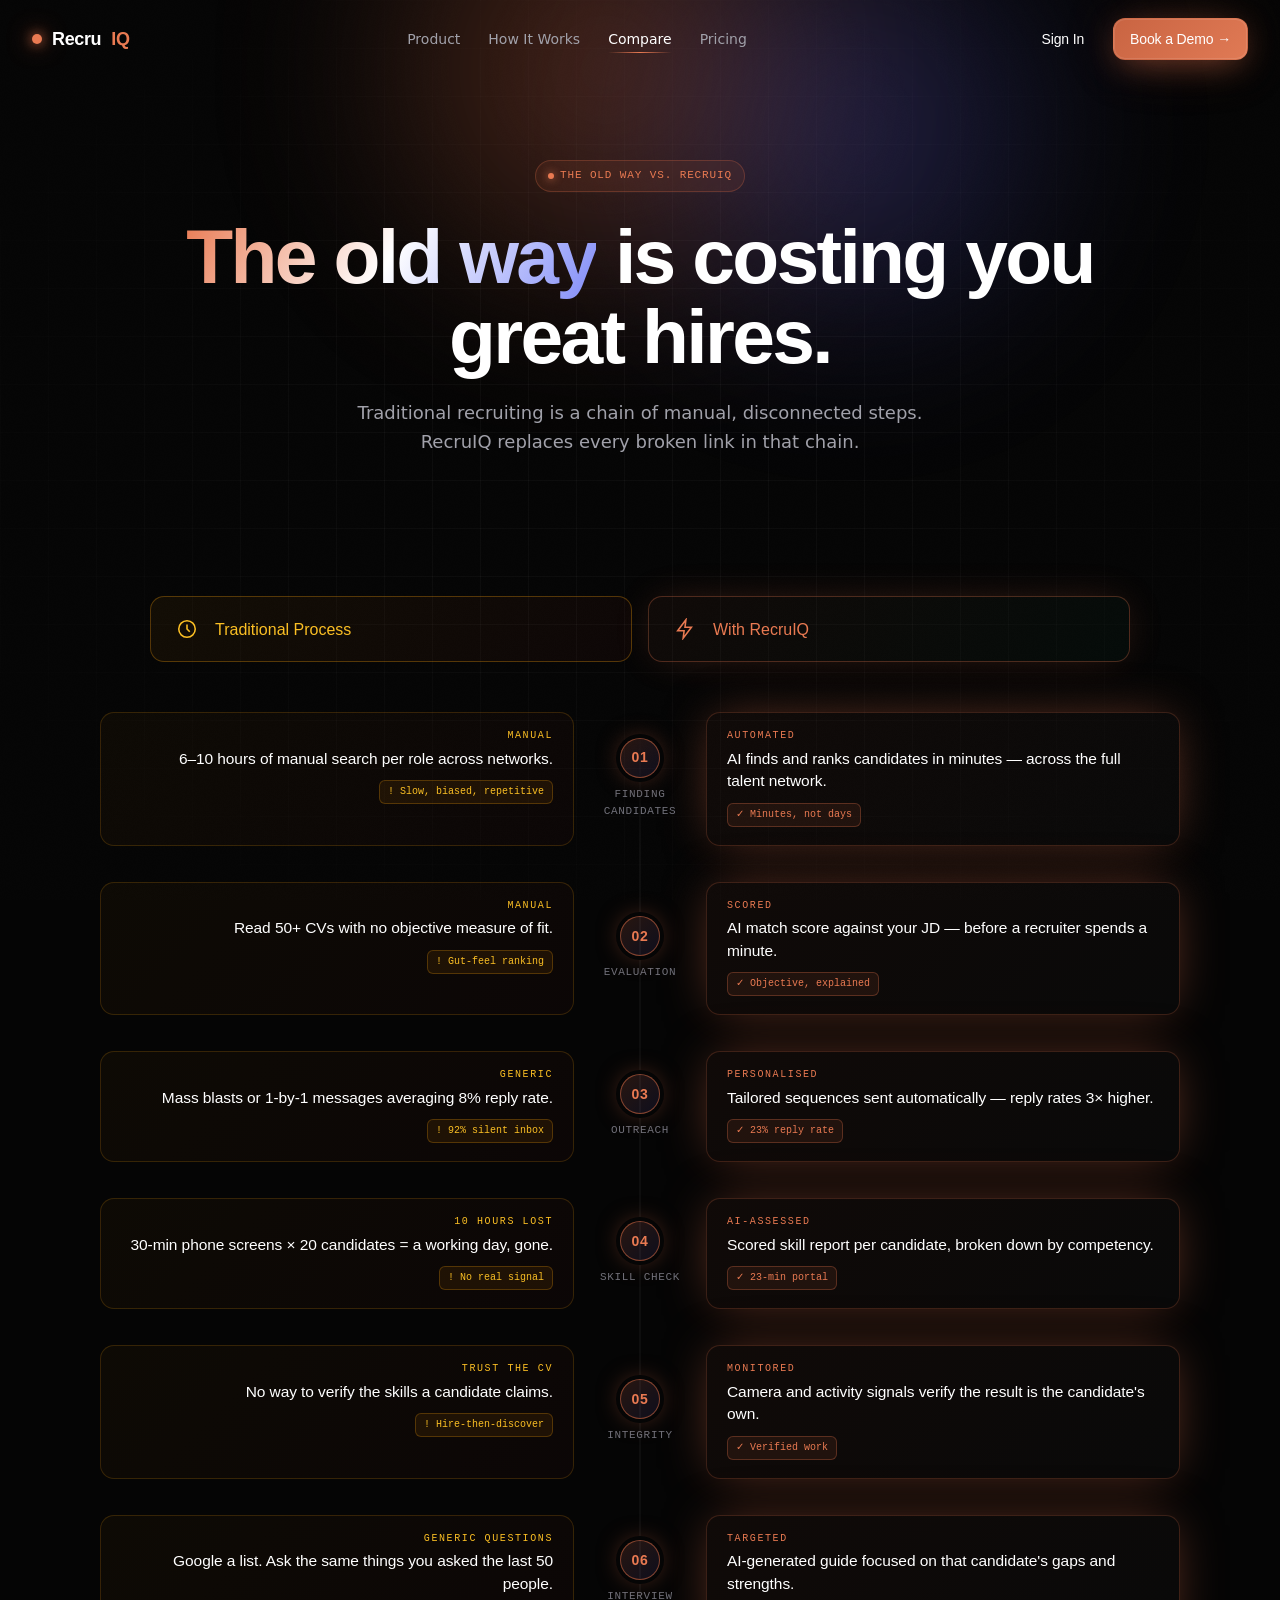
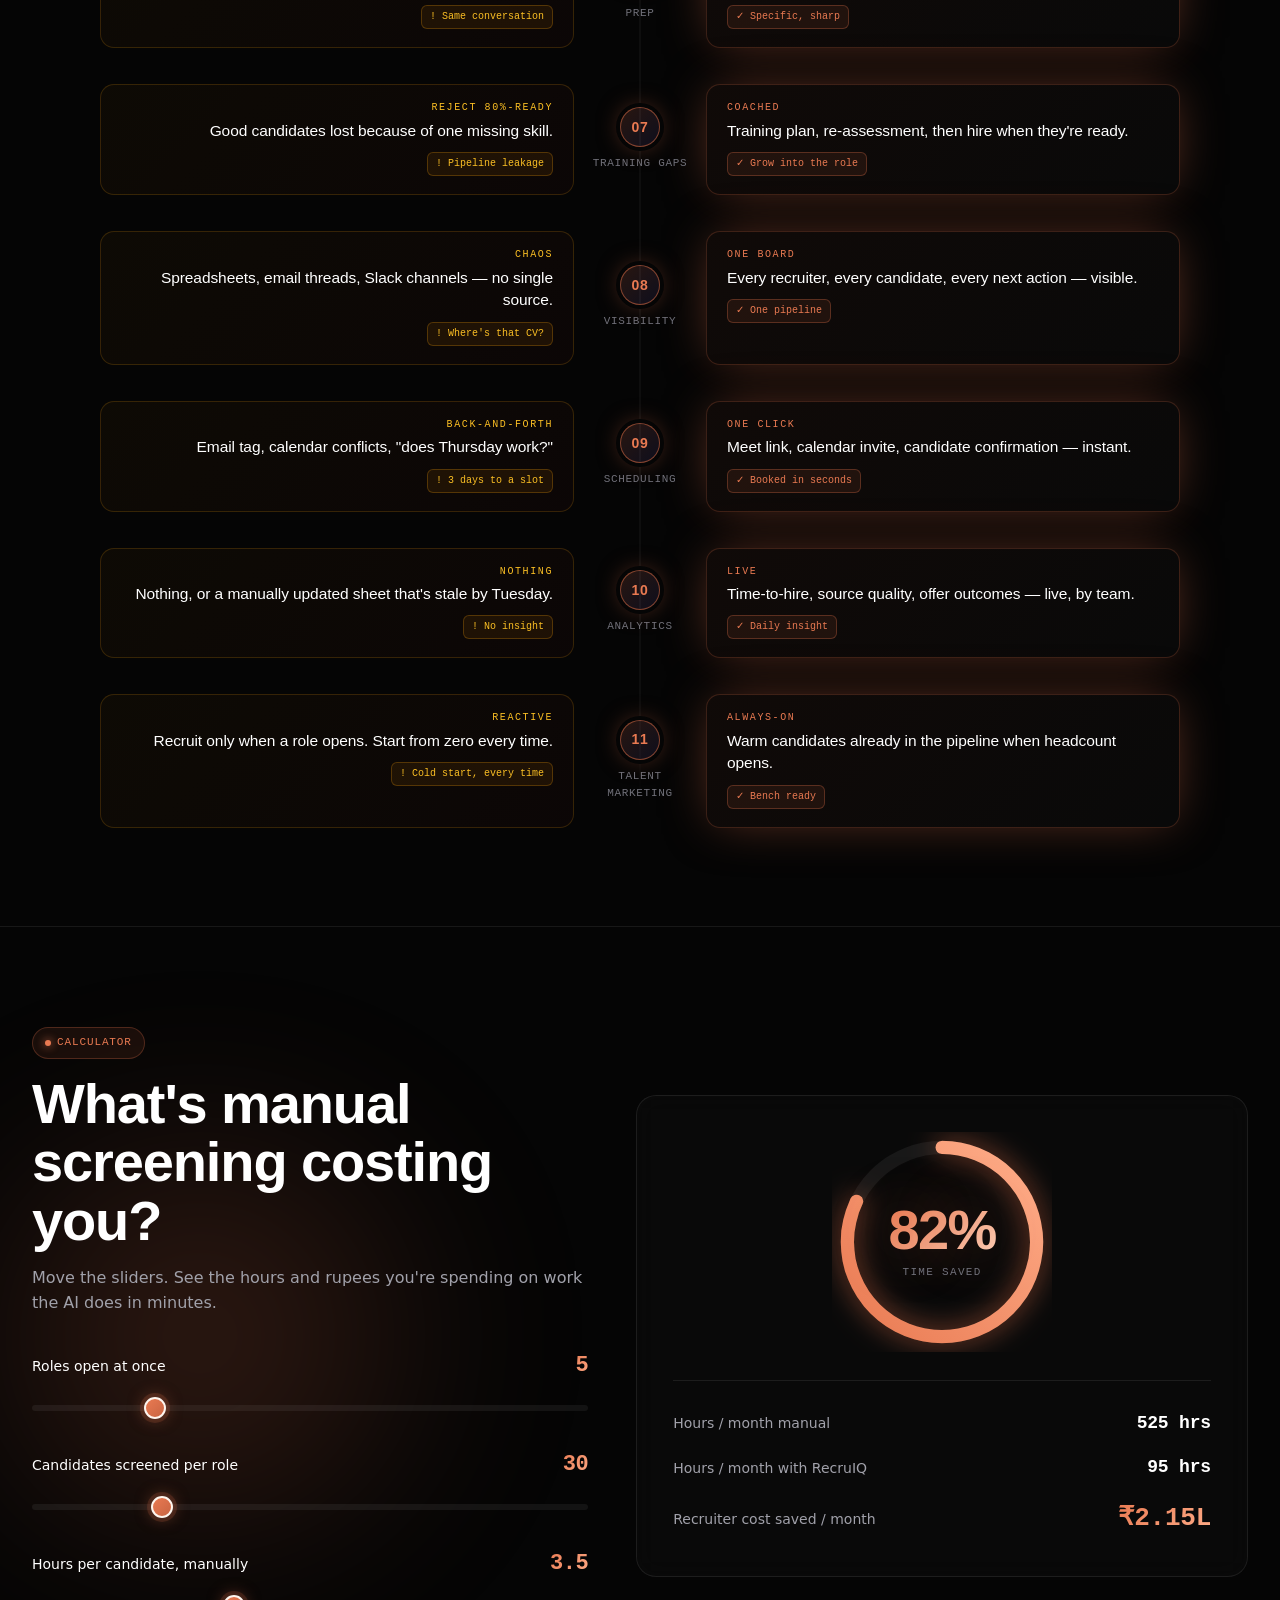
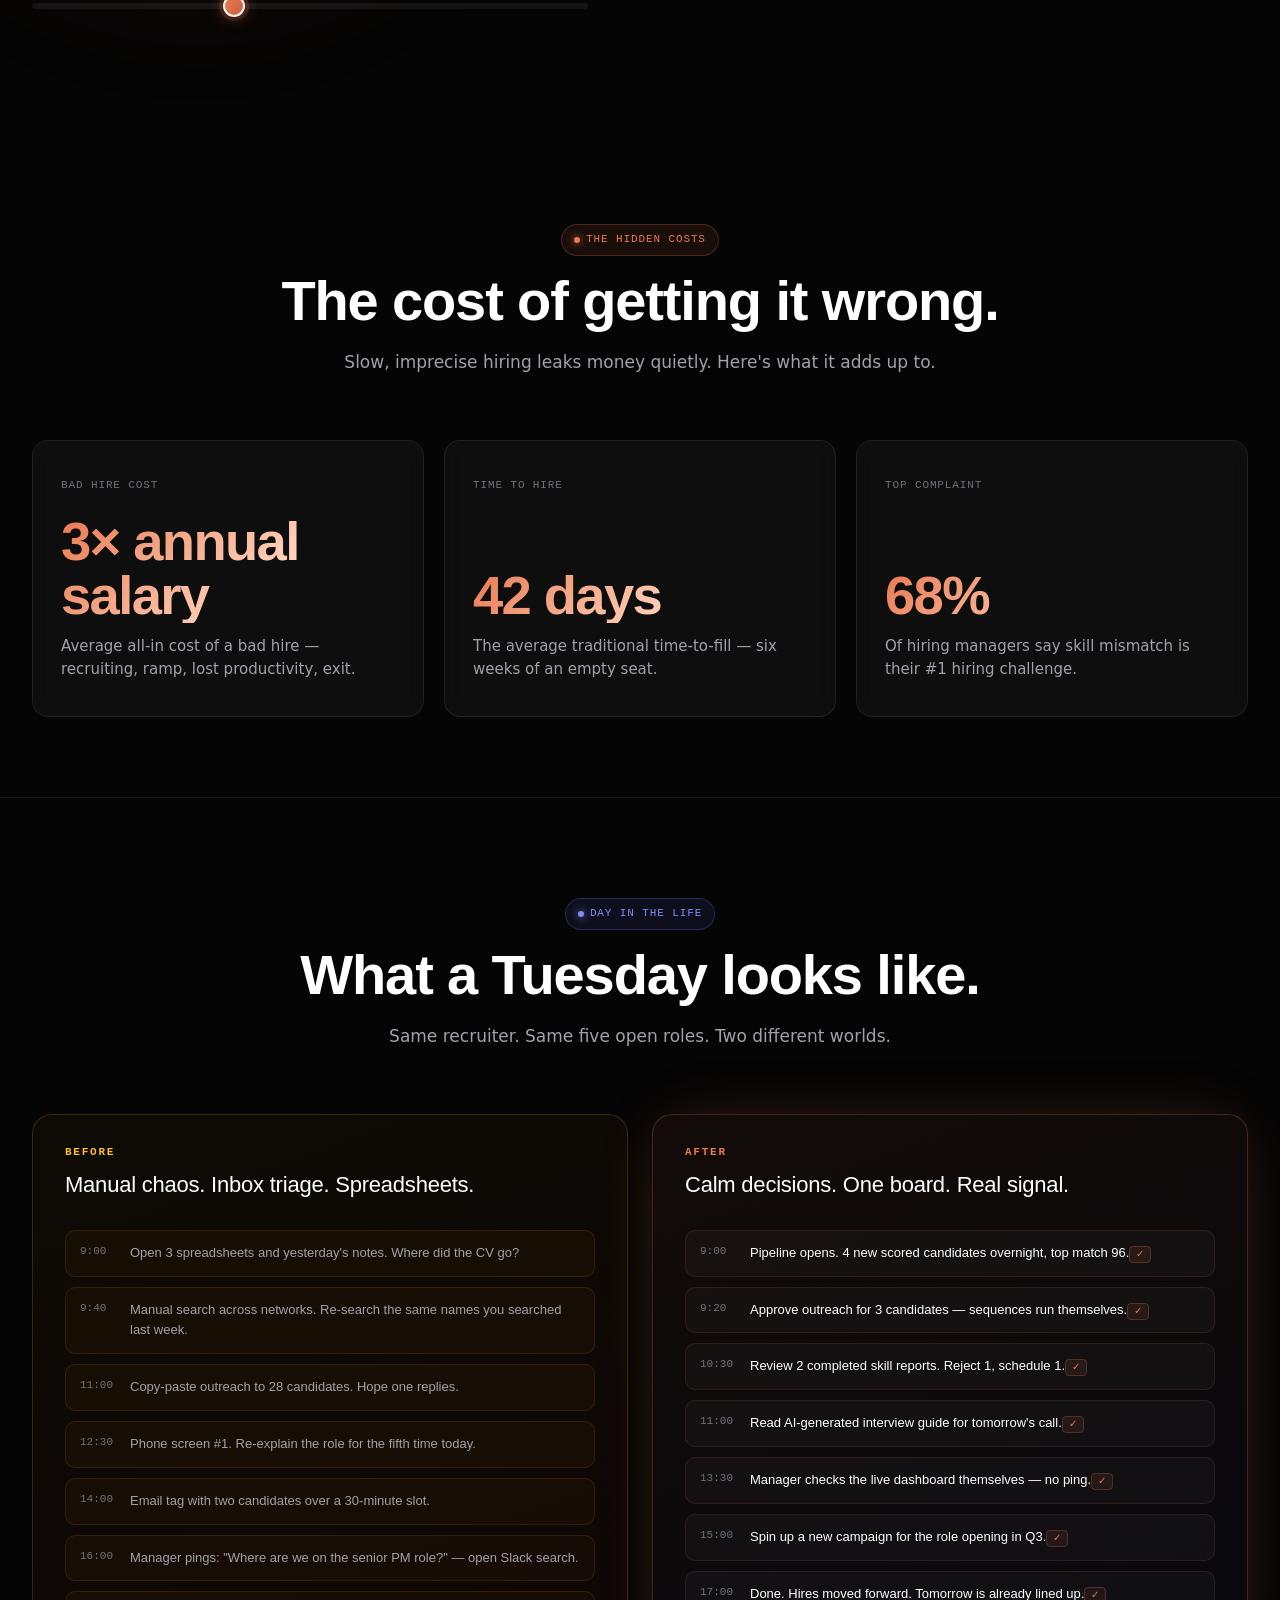
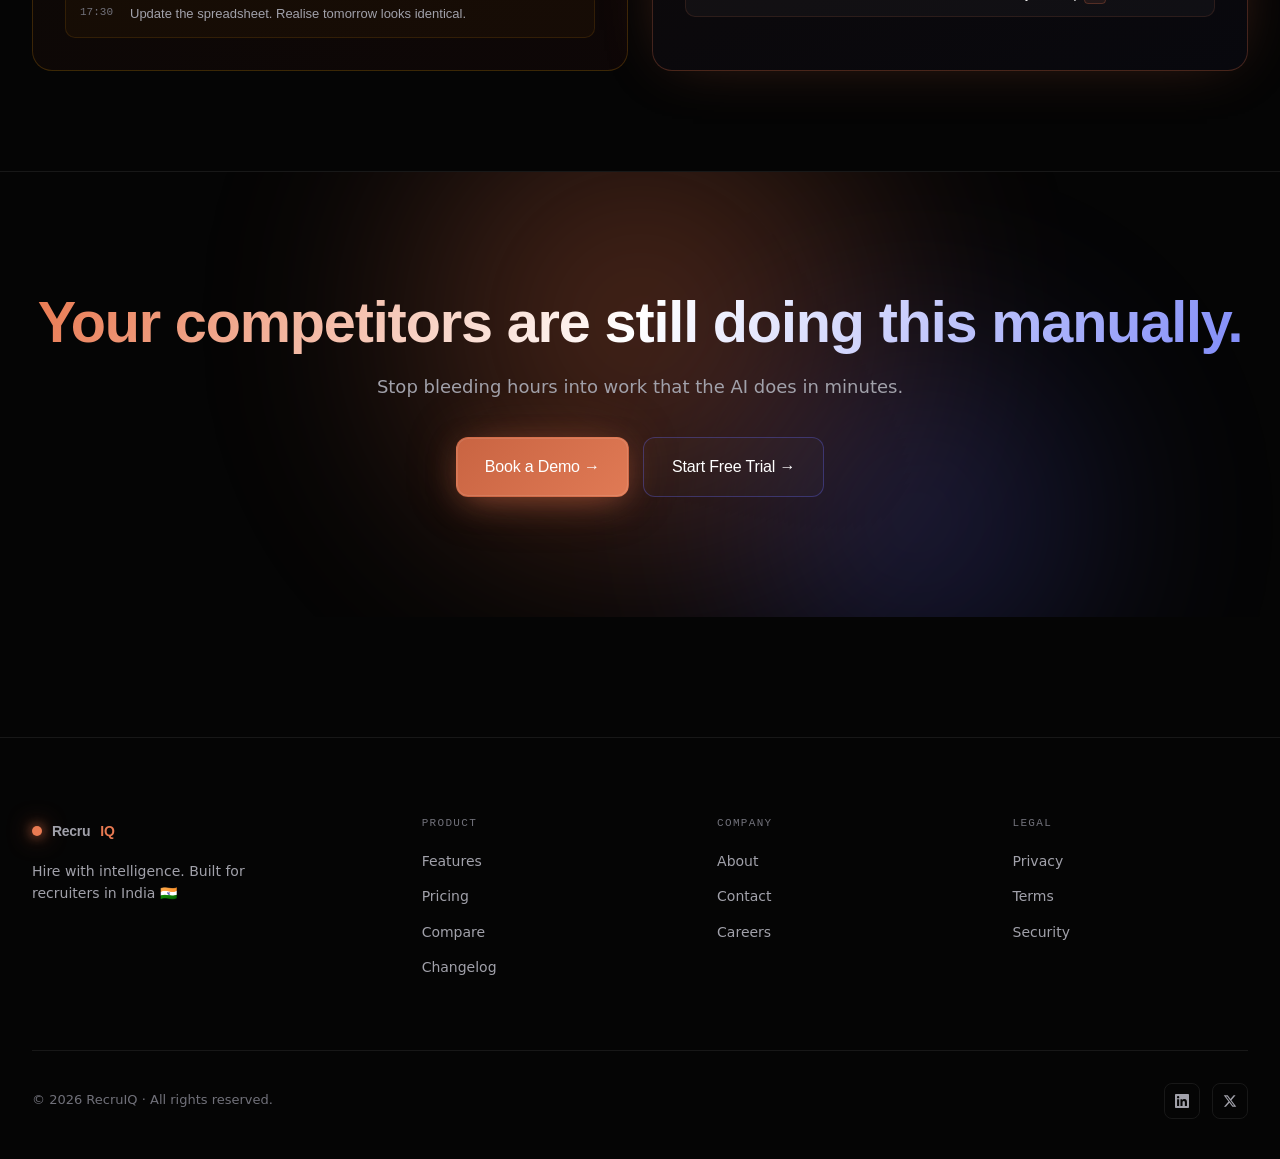
<file: compare.html>
<!doctype html>
<html lang="en">
<head>
<meta charset="utf-8">
<meta name="viewport" content="width=device-width,initial-scale=1">
<title>The Old Way vs. RecruIQ · Compare</title>
<meta http-equiv="Content-Security-Policy" content="default-src 'self'; script-src 'self' 'unsafe-inline'; style-src 'self' 'unsafe-inline' https://fonts.googleapis.com; font-src 'self' https://fonts.gstatic.com; img-src 'self' data: https:; connect-src 'self'; frame-ancestors 'none';">
<link rel="icon" href="favicon.ico">
<link rel="apple-touch-icon" href="icons/icon-192.png">
<meta name="theme-color" content="#C96442">
<meta name="description" content="RecruIQ vs. traditional recruiting — see how AI replaces every broken link in the hiring chain.">
<meta property="og:title" content="The Old Way vs. RecruIQ · Compare">
<meta property="og:description" content="See how AI-powered recruitment replaces slow, manual, disconnected hiring steps.">
<meta property="og:image" content="https://recru-iq.com/og-image.png">
<meta property="og:url" content="https://recru-iq.com/compare.html">
<meta property="og:type" content="website">
<link rel="stylesheet" href="shared.css">
<style>
/* Compare hero */
.cmp-top {
  position: relative;
  padding-top: 160px;
  padding-bottom: 60px;
  text-align: center;
  overflow: hidden;
}
.cmp-top .aurora.coral { width: 700px; height: 500px; top: -180px; left: 20%; opacity: 0.4; }
.cmp-top .aurora.indigo { width: 600px; height: 500px; top: -120px; right: 10%; opacity: 0.3; }

.cmp-top h1 {
  font-size: clamp(2.5rem, 6.5vw, 4.8rem);
  letter-spacing: -0.035em;
  margin-bottom: 22px;
  max-width: 1000px;
  margin-left: auto; margin-right: auto;
}
.cmp-top .lead {
  font-size: 18px;
  max-width: 640px;
  margin: 0 auto;
  color: var(--text-dim);
}

/* Timeline */
.timeline-section { padding: 80px 0; }

.tl-legend {
  display: grid;
  grid-template-columns: 1fr 1fr;
  gap: 16px;
  max-width: 980px;
  margin: 0 auto 32px;
}
.tl-legend-card {
  display: flex; align-items: center; gap: 14px;
  padding: 18px 22px;
  border-radius: 14px;
  border: 1px solid var(--border);
  font-family: 'Space Grotesk', sans-serif;
  font-weight: 500;
  font-size: 16px;
}
.tl-legend-card.old {
  border-color: rgba(245, 158, 11, 0.3);
  background: linear-gradient(135deg, rgba(245, 158, 11, 0.06), rgba(239, 68, 68, 0.04));
  color: #fbbf24;
}
.tl-legend-card.new {
  border-color: rgba(201, 100, 66, 0.35);
  background: linear-gradient(135deg, rgba(201, 100, 66, 0.06), rgba(16, 185, 129, 0.04));
  color: var(--coral-bright);
  box-shadow: 0 0 40px -10px rgba(201, 100, 66, 0.3);
}
.tl-legend-card .ic {
  width: 28px; height: 28px;
  flex-shrink: 0;
  display: inline-flex; align-items: center; justify-content: center;
}

.timeline {
  position: relative;
  max-width: 1080px;
  margin: 0 auto;
}

/* Center spine */
.timeline::before {
  content: '';
  position: absolute;
  left: 50%;
  transform: translateX(-50%);
  top: 20px;
  bottom: 20px;
  width: 1px;
  background: linear-gradient(180deg, transparent, var(--border) 8%, var(--border) 92%, transparent);
}

.tl-row {
  position: relative;
  display: grid;
  grid-template-columns: 1fr 100px 1fr;
  gap: 16px;
  align-items: stretch;
  padding: 18px 0;
}

.tl-stage {
  text-align: center;
  display: flex;
  flex-direction: column;
  align-items: center;
  justify-content: center;
  position: relative;
  z-index: 2;
  font-family: 'JetBrains Mono', monospace;
  font-size: 11px;
  letter-spacing: 0.06em;
  text-transform: uppercase;
  color: var(--text-faint);
}
.tl-stage .num {
  width: 40px; height: 40px;
  border-radius: 50%;
  background: rgba(15, 15, 18, 0.9);
  border: 1px solid var(--border);
  color: var(--text-dim);
  display: inline-flex; align-items: center; justify-content: center;
  font-family: 'Space Grotesk', sans-serif;
  font-weight: 600;
  font-size: 14px;
  margin-bottom: 8px;
  position: relative;
  box-shadow: 0 0 0 4px var(--bg);
}
.tl-row.in .tl-stage .num {
  border-color: rgba(201, 100, 66, 0.6);
  color: var(--coral-bright);
  background: linear-gradient(135deg, rgba(201, 100, 66, 0.18), rgba(99, 102, 241, 0.10));
  box-shadow: 0 0 0 4px var(--bg), 0 0 24px -2px rgba(201, 100, 66, 0.5);
}

.tl-cell {
  padding: 18px 20px;
  border-radius: 14px;
  border: 1px solid var(--border);
  transition: border-color .35s, transform .35s, background .35s, box-shadow .35s;
  position: relative;
}

.tl-cell.old {
  background: linear-gradient(135deg, rgba(245, 158, 11, 0.04), rgba(239, 68, 68, 0.03));
  border-color: rgba(245, 158, 11, 0.18);
  text-align: right;
}
.tl-cell.new {
  background: linear-gradient(135deg, rgba(201, 100, 66, 0.06), rgba(255, 255, 255, 0.02));
  border-color: rgba(201, 100, 66, 0.25);
  text-align: left;
  box-shadow: 0 0 30px -10px rgba(201, 100, 66, 0.3);
}
.tl-row.in .tl-cell.new {
  box-shadow: 0 0 50px -10px rgba(201, 100, 66, 0.5);
}

.tl-cell h4 {
  font-family: 'JetBrains Mono', monospace;
  font-size: 10px;
  letter-spacing: 0.16em;
  text-transform: uppercase;
  font-weight: 500;
  margin-bottom: 6px;
}
.tl-cell.old h4 { color: #fbbf24; }
.tl-cell.new h4 { color: var(--coral-bright); }

.tl-cell p {
  font-family: 'Space Grotesk', sans-serif;
  font-size: 15.5px;
  color: var(--text);
  font-weight: 400;
  line-height: 1.45;
  letter-spacing: -0.005em;
}

.tl-badge {
  display: inline-flex;
  align-items: center;
  gap: 6px;
  font-family: 'JetBrains Mono', monospace;
  font-size: 10px;
  padding: 3px 8px;
  border-radius: 6px;
  margin-top: 10px;
}
.tl-cell.old .tl-badge {
  background: rgba(245, 158, 11, 0.08);
  border: 1px solid rgba(245, 158, 11, 0.25);
  color: #fbbf24;
}
.tl-cell.new .tl-badge {
  background: rgba(201, 100, 66, 0.10);
  border: 1px solid rgba(201, 100, 66, 0.35);
  color: var(--coral-bright);
}

@media (max-width: 880px) {
  .timeline::before { left: 28px; }
  .tl-row { grid-template-columns: 56px 1fr; gap: 12px; }
  .tl-stage { align-items: flex-start; text-align: left; }
  .tl-stage .num { margin-bottom: 0; }
  .tl-stage .lbl { display: none; }
  .tl-row > .tl-cell.old, .tl-row > .tl-cell.new {
    grid-column: 2 / -1;
    text-align: left;
  }
  .tl-row > .tl-cell.old { margin-bottom: 8px; }
}

/* Calculator */
.calc-section {
  padding: 100px 0;
  border-top: 1px solid var(--border);
  position: relative;
  overflow: hidden;
}
.calc-section .aurora.coral { width: 700px; height: 500px; top: 50%; left: -150px; transform: translateY(-50%); opacity: 0.25; }

.calc-grid {
  display: grid;
  grid-template-columns: 1fr 1.1fr;
  gap: 48px;
  align-items: center;
}

.calc-controls .pill { margin-bottom: 16px; }
.calc-controls h2 { margin-bottom: 14px; }
.calc-controls p { margin-bottom: 32px; }

.calc-slider-row {
  margin-bottom: 28px;
}
.calc-slider-head {
  display: flex; justify-content: space-between; align-items: baseline;
  margin-bottom: 10px;
}
.calc-slider-head label {
  font-size: 14px; color: var(--text);
  font-weight: 500;
}
.calc-slider-val {
  font-family: 'JetBrains Mono', monospace;
  font-size: 22px;
  font-weight: 600;
  background: linear-gradient(135deg, var(--coral-bright), #ffae8a);
  -webkit-background-clip: text;
  background-clip: text;
  -webkit-text-fill-color: transparent;
  letter-spacing: -0.02em;
}

input[type="range"] {
  -webkit-appearance: none;
  appearance: none;
  width: 100%;
  height: 6px;
  border-radius: 4px;
  background: rgba(255,255,255,0.06);
  outline: none;
}
input[type="range"]::-webkit-slider-thumb {
  -webkit-appearance: none;
  appearance: none;
  width: 22px; height: 22px;
  border-radius: 50%;
  background: linear-gradient(135deg, var(--coral-bright), var(--coral));
  box-shadow: 0 0 0 4px rgba(201,100,66,0.18), 0 0 16px rgba(201,100,66,0.5);
  cursor: pointer;
  border: 2px solid #fff5ee;
  transition: transform .15s;
}
input[type="range"]::-webkit-slider-thumb:hover { transform: scale(1.1); }
input[type="range"]::-moz-range-thumb {
  width: 22px; height: 22px; border-radius: 50%;
  background: linear-gradient(135deg, var(--coral-bright), var(--coral));
  box-shadow: 0 0 16px rgba(201,100,66,0.5);
  cursor: pointer;
  border: 2px solid #fff5ee;
}

.calc-output {
  padding: 36px;
  border-radius: 20px;
  border: 1px solid var(--border);
  background: rgba(255,255,255,0.02);
  backdrop-filter: blur(12px);
  position: relative;
}

.calc-ring-wrap {
  position: relative;
  width: 220px; height: 220px;
  margin: 0 auto 28px;
}
.calc-ring-wrap svg { width: 100%; height: 100%; transform: rotate(-90deg); }
.calc-ring-center {
  position: absolute; inset: 0;
  display: flex; flex-direction: column;
  align-items: center; justify-content: center;
  text-align: center;
}
.calc-ring-pct {
  font-family: 'Space Grotesk', sans-serif;
  font-size: 56px;
  font-weight: 600;
  letter-spacing: -0.03em;
  background: linear-gradient(135deg, var(--coral-bright), #ffd0b8);
  -webkit-background-clip: text;
  background-clip: text;
  -webkit-text-fill-color: transparent;
  line-height: 1;
  text-shadow: 0 0 60px rgba(201,100,66,0.4);
}
.calc-ring-lbl {
  font-family: 'JetBrains Mono', monospace;
  font-size: 11px;
  color: var(--text-faint);
  text-transform: uppercase;
  letter-spacing: 0.12em;
  margin-top: 6px;
}

.calc-stats {
  display: flex;
  flex-direction: column;
  gap: 16px;
  padding-top: 28px;
  border-top: 1px solid var(--border);
}
.calc-stat {
  display: flex;
  justify-content: space-between;
  align-items: center;
  font-size: 14px;
}
.calc-stat .k { color: var(--text-dim); }
.calc-stat .v {
  font-family: 'JetBrains Mono', monospace;
  font-size: 18px;
  font-weight: 600;
  color: var(--text);
  letter-spacing: -0.01em;
}
.calc-stat.highlight .v {
  background: linear-gradient(135deg, var(--coral-bright), #ffae8a);
  -webkit-background-clip: text;
  background-clip: text;
  -webkit-text-fill-color: transparent;
  font-size: 26px;
}

@media (max-width: 980px) { .calc-grid { grid-template-columns: 1fr; gap: 36px; } }

/* Hidden costs */
.costs-section { padding: 80px 0; }
.costs-grid {
  display: grid;
  grid-template-columns: repeat(3, 1fr);
  gap: 20px;
}
.cost-card {
  padding: 36px 28px;
  text-align: left;
  min-height: 240px;
  display: flex;
  flex-direction: column;
  justify-content: space-between;
}
.cost-num {
  font-family: 'Space Grotesk', sans-serif;
  font-size: clamp(2.4rem, 4.5vw, 3.4rem);
  font-weight: 600;
  letter-spacing: -0.03em;
  background: linear-gradient(135deg, var(--coral-bright) 0%, #ffd0b8 60%, #fff5ee 100%);
  -webkit-background-clip: text;
  background-clip: text;
  -webkit-text-fill-color: transparent;
  margin-bottom: 12px;
  line-height: 1;
}
.cost-lbl {
  font-size: 15px;
  color: var(--text-dim);
  line-height: 1.5;
}
.cost-tag {
  font-family: 'JetBrains Mono', monospace;
  font-size: 11px;
  color: var(--text-faint);
  letter-spacing: 0.08em;
  text-transform: uppercase;
  margin-bottom: auto;
  padding-bottom: 20px;
}

@media (max-width: 880px) { .costs-grid { grid-template-columns: 1fr; } }

/* Before/After */
.ba-section { padding: 100px 0; border-top: 1px solid var(--border); }
.ba-grid {
  display: grid;
  grid-template-columns: 1fr 1fr;
  gap: 24px;
}
.ba-card {
  padding: 32px;
  border-radius: 20px;
  border: 1px solid var(--border);
  min-height: 480px;
  position: relative;
  overflow: hidden;
}
.ba-card.before {
  background: linear-gradient(160deg, rgba(245, 158, 11, 0.04), rgba(239, 68, 68, 0.04));
  border-color: rgba(245, 158, 11, 0.2);
}
.ba-card.after {
  background: linear-gradient(160deg, rgba(201, 100, 66, 0.07), rgba(99, 102, 241, 0.04));
  border-color: rgba(201, 100, 66, 0.3);
  box-shadow: 0 0 60px -20px rgba(201, 100, 66, 0.4);
}
.ba-card h3 {
  font-family: 'JetBrains Mono', monospace;
  font-size: 11px;
  letter-spacing: 0.16em;
  text-transform: uppercase;
  margin-bottom: 8px;
}
.ba-card.before h3 { color: #fbbf24; }
.ba-card.after h3 { color: var(--coral-bright); }
.ba-card .ttl {
  font-family: 'Space Grotesk', sans-serif;
  font-size: 22px;
  font-weight: 500;
  color: var(--text);
  margin-bottom: 28px;
  letter-spacing: -0.01em;
}

.ba-stream {
  display: flex; flex-direction: column; gap: 10px;
}
.ba-line {
  padding: 12px 14px;
  border-radius: 10px;
  font-size: 13px;
  display: flex; align-items: flex-start; gap: 10px;
  border: 1px solid;
  font-family: 'Space Grotesk', sans-serif;
}
.ba-line .time {
  font-family: 'JetBrains Mono', monospace;
  font-size: 11px;
  color: var(--text-faint);
  min-width: 40px;
}
.ba-card.before .ba-line {
  background: rgba(245, 158, 11, 0.04);
  border-color: rgba(245, 158, 11, 0.12);
  color: var(--text-dim);
}
.ba-card.after .ba-line {
  background: rgba(255,255,255,0.03);
  border-color: rgba(201, 100, 66, 0.15);
  color: var(--text);
}
.ba-card.after .ba-line .ok {
  margin-left: auto;
  font-family: 'JetBrains Mono', monospace;
  font-size: 10px;
  color: var(--coral-bright);
  padding: 2px 6px;
  border-radius: 4px;
  background: rgba(201,100,66,0.10);
  border: 1px solid rgba(201,100,66,0.3);
}

@media (max-width: 880px) { .ba-grid { grid-template-columns: 1fr; } }
</style>
</head>
<body data-page="compare">

<!-- Nav -->
<nav class="nav">
  <div class="container nav-inner">
    <a href="index.html" class="logo">
      <span class="logo-dot"></span>
      Recru<span style="color:var(--coral-bright)">IQ</span>
    </a>
    <ul class="nav-links">
      <li><a href="index.html#product">Product</a></li>
      <li><a href="index.html#how">How It Works</a></li>
      <li><a href="compare.html" class="active">Compare</a></li>
      <li><a href="pricing.html">Pricing</a></li>
    </ul>
    <div class="nav-cta">
      <a href="contact.html" class="btn btn-sm" style="border-color:transparent;background:transparent;">Sign In</a>
      <a href="contact.html" class="btn btn-primary btn-sm">Book a Demo →</a>
    </div>
  </div>
</nav>

<!-- Header -->
<section class="cmp-top">
  <div class="aurora coral"></div>
  <div class="aurora indigo"></div>
  <div class="container">
    <div class="reveal"><span class="pill" style="margin-bottom:24px;"><span class="dot"></span>The Old Way vs. RecruIQ</span></div>
    <h1 class="reveal" data-delay="1"><span class="grad-text">The old way</span> is costing you great hires.</h1>
    <p class="lead reveal" data-delay="2">Traditional recruiting is a chain of manual, disconnected steps. RecruIQ replaces every broken link in that chain.</p>
  </div>
</section>

<!-- Timeline -->
<section class="timeline-section">
  <div class="container">
    <div class="tl-legend reveal">
      <div class="tl-legend-card old">
        <span class="ic"><svg width="22" height="22" viewBox="0 0 24 24" fill="none" stroke="currentColor" stroke-width="1.7"><circle cx="12" cy="12" r="9"/><path d="M12 7v5l3 3"/></svg></span>
        Traditional Process
      </div>
      <div class="tl-legend-card new">
        <span class="ic"><svg width="22" height="22" viewBox="0 0 24 24" fill="none" stroke="currentColor" stroke-width="1.7"><path d="M13 2L4 14h7l-1 8 9-12h-7l1-8z"/></svg></span>
        With RecruIQ
      </div>
    </div>

    <div class="timeline">
      <!-- Stage 1 -->
      <div class="tl-row reveal">
        <div class="tl-cell old">
          <h4>Manual</h4>
          <p>6–10 hours of manual search per role across networks.</p>
          <span class="tl-badge">! Slow, biased, repetitive</span>
        </div>
        <div class="tl-stage"><span class="num">01</span><span class="lbl">Finding Candidates</span></div>
        <div class="tl-cell new">
          <h4>Automated</h4>
          <p>AI finds and ranks candidates in minutes — across the full talent network.</p>
          <span class="tl-badge">✓ Minutes, not days</span>
        </div>
      </div>

      <div class="tl-row reveal">
        <div class="tl-cell old">
          <h4>Manual</h4>
          <p>Read 50+ CVs with no objective measure of fit.</p>
          <span class="tl-badge">! Gut-feel ranking</span>
        </div>
        <div class="tl-stage"><span class="num">02</span><span class="lbl">Evaluation</span></div>
        <div class="tl-cell new">
          <h4>Scored</h4>
          <p>AI match score against your JD — before a recruiter spends a minute.</p>
          <span class="tl-badge">✓ Objective, explained</span>
        </div>
      </div>

      <div class="tl-row reveal">
        <div class="tl-cell old">
          <h4>Generic</h4>
          <p>Mass blasts or 1-by-1 messages averaging 8% reply rate.</p>
          <span class="tl-badge">! 92% silent inbox</span>
        </div>
        <div class="tl-stage"><span class="num">03</span><span class="lbl">Outreach</span></div>
        <div class="tl-cell new">
          <h4>Personalised</h4>
          <p>Tailored sequences sent automatically — reply rates 3× higher.</p>
          <span class="tl-badge">✓ 23% reply rate</span>
        </div>
      </div>

      <div class="tl-row reveal">
        <div class="tl-cell old">
          <h4>10 hours lost</h4>
          <p>30-min phone screens × 20 candidates = a working day, gone.</p>
          <span class="tl-badge">! No real signal</span>
        </div>
        <div class="tl-stage"><span class="num">04</span><span class="lbl">Skill Check</span></div>
        <div class="tl-cell new">
          <h4>AI-assessed</h4>
          <p>Scored skill report per candidate, broken down by competency.</p>
          <span class="tl-badge">✓ 23-min portal</span>
        </div>
      </div>

      <div class="tl-row reveal">
        <div class="tl-cell old">
          <h4>Trust the CV</h4>
          <p>No way to verify the skills a candidate claims.</p>
          <span class="tl-badge">! Hire-then-discover</span>
        </div>
        <div class="tl-stage"><span class="num">05</span><span class="lbl">Integrity</span></div>
        <div class="tl-cell new">
          <h4>Monitored</h4>
          <p>Camera and activity signals verify the result is the candidate's own.</p>
          <span class="tl-badge">✓ Verified work</span>
        </div>
      </div>

      <div class="tl-row reveal">
        <div class="tl-cell old">
          <h4>Generic questions</h4>
          <p>Google a list. Ask the same things you asked the last 50 people.</p>
          <span class="tl-badge">! Same conversation</span>
        </div>
        <div class="tl-stage"><span class="num">06</span><span class="lbl">Interview Prep</span></div>
        <div class="tl-cell new">
          <h4>Targeted</h4>
          <p>AI-generated guide focused on that candidate's gaps and strengths.</p>
          <span class="tl-badge">✓ Specific, sharp</span>
        </div>
      </div>

      <div class="tl-row reveal">
        <div class="tl-cell old">
          <h4>Reject 80%-ready</h4>
          <p>Good candidates lost because of one missing skill.</p>
          <span class="tl-badge">! Pipeline leakage</span>
        </div>
        <div class="tl-stage"><span class="num">07</span><span class="lbl">Training Gaps</span></div>
        <div class="tl-cell new">
          <h4>Coached</h4>
          <p>Training plan, re-assessment, then hire when they're ready.</p>
          <span class="tl-badge">✓ Grow into the role</span>
        </div>
      </div>

      <div class="tl-row reveal">
        <div class="tl-cell old">
          <h4>Chaos</h4>
          <p>Spreadsheets, email threads, Slack channels — no single source.</p>
          <span class="tl-badge">! Where's that CV?</span>
        </div>
        <div class="tl-stage"><span class="num">08</span><span class="lbl">Visibility</span></div>
        <div class="tl-cell new">
          <h4>One board</h4>
          <p>Every recruiter, every candidate, every next action — visible.</p>
          <span class="tl-badge">✓ One pipeline</span>
        </div>
      </div>

      <div class="tl-row reveal">
        <div class="tl-cell old">
          <h4>Back-and-forth</h4>
          <p>Email tag, calendar conflicts, "does Thursday work?"</p>
          <span class="tl-badge">! 3 days to a slot</span>
        </div>
        <div class="tl-stage"><span class="num">09</span><span class="lbl">Scheduling</span></div>
        <div class="tl-cell new">
          <h4>One click</h4>
          <p>Meet link, calendar invite, candidate confirmation — instant.</p>
          <span class="tl-badge">✓ Booked in seconds</span>
        </div>
      </div>

      <div class="tl-row reveal">
        <div class="tl-cell old">
          <h4>Nothing</h4>
          <p>Nothing, or a manually updated sheet that's stale by Tuesday.</p>
          <span class="tl-badge">! No insight</span>
        </div>
        <div class="tl-stage"><span class="num">10</span><span class="lbl">Analytics</span></div>
        <div class="tl-cell new">
          <h4>Live</h4>
          <p>Time-to-hire, source quality, offer outcomes — live, by team.</p>
          <span class="tl-badge">✓ Daily insight</span>
        </div>
      </div>

      <div class="tl-row reveal">
        <div class="tl-cell old">
          <h4>Reactive</h4>
          <p>Recruit only when a role opens. Start from zero every time.</p>
          <span class="tl-badge">! Cold start, every time</span>
        </div>
        <div class="tl-stage"><span class="num">11</span><span class="lbl">Talent Marketing</span></div>
        <div class="tl-cell new">
          <h4>Always-on</h4>
          <p>Warm candidates already in the pipeline when headcount opens.</p>
          <span class="tl-badge">✓ Bench ready</span>
        </div>
      </div>
    </div>
  </div>
</section>

<!-- Calculator -->
<section class="calc-section" id="calculator">
  <div class="aurora coral"></div>
  <div class="container">
    <div class="calc-grid">
      <div class="calc-controls reveal">
        <span class="pill"><span class="dot"></span>Calculator</span>
        <h2>What's manual screening costing you?</h2>
        <p>Move the sliders. See the hours and rupees you're spending on work the AI does in minutes.</p>

        <div class="calc-slider-row">
          <div class="calc-slider-head">
            <label>Roles open at once</label>
            <span class="calc-slider-val" id="v-roles">5</span>
          </div>
          <input type="range" id="r-roles" min="1" max="20" step="1" value="5">
        </div>

        <div class="calc-slider-row">
          <div class="calc-slider-head">
            <label>Candidates screened per role</label>
            <span class="calc-slider-val" id="v-cands">30</span>
          </div>
          <input type="range" id="r-cands" min="10" max="100" step="5" value="30">
        </div>

        <div class="calc-slider-row">
          <div class="calc-slider-head">
            <label>Hours per candidate, manually</label>
            <span class="calc-slider-val" id="v-hrs">3.5</span>
          </div>
          <input type="range" id="r-hrs" min="1" max="8" step="0.5" value="3.5">
        </div>
      </div>

      <div class="calc-output reveal" data-delay="1">
        <div class="calc-ring-wrap">
          <svg viewBox="0 0 200 200">
            <defs>
              <linearGradient id="ring-grad" x1="0%" y1="0%" x2="100%" y2="100%">
                <stop offset="0%" stop-color="#E97A52"/>
                <stop offset="100%" stop-color="#ffae8a"/>
              </linearGradient>
            </defs>
            <circle cx="100" cy="100" r="86" fill="none" stroke="rgba(255,255,255,0.06)" stroke-width="12"/>
            <circle id="ring" cx="100" cy="100" r="86" fill="none" stroke="url(#ring-grad)" stroke-width="12"
                    stroke-linecap="round" stroke-dasharray="540"
                    stroke-dashoffset="100"
                    style="filter: drop-shadow(0 0 12px rgba(201,100,66,0.7)); transition: stroke-dashoffset .6s cubic-bezier(.2,.7,.2,1);"/>
          </svg>
          <div class="calc-ring-center">
            <div class="calc-ring-pct"><span id="o-pct">82</span>%</div>
            <div class="calc-ring-lbl">Time saved</div>
          </div>
        </div>

        <div class="calc-stats">
          <div class="calc-stat">
            <span class="k">Hours / month manual</span>
            <span class="v"><span id="o-manual">525</span> hrs</span>
          </div>
          <div class="calc-stat">
            <span class="k">Hours / month with RecruIQ</span>
            <span class="v"><span id="o-auto">94</span> hrs</span>
          </div>
          <div class="calc-stat highlight">
            <span class="k">Recruiter cost saved / month</span>
            <span class="v">₹<span id="o-cost">2.16</span>L</span>
          </div>
        </div>
      </div>
    </div>
  </div>
</section>

<!-- Hidden Costs -->
<section class="costs-section">
  <div class="container">
    <div class="section-head reveal">
      <span class="pill"><span class="dot"></span>The hidden costs</span>
      <h2>The cost of getting it wrong.</h2>
      <p>Slow, imprecise hiring leaks money quietly. Here's what it adds up to.</p>
    </div>

    <div class="costs-grid">
      <div class="card cost-card reveal">
        <span class="cost-tag">Bad Hire Cost</span>
        <div>
          <div class="cost-num">3× annual salary</div>
          <div class="cost-lbl">Average all-in cost of a bad hire — recruiting, ramp, lost productivity, exit.</div>
        </div>
      </div>
      <div class="card cost-card reveal" data-delay="1">
        <span class="cost-tag">Time to Hire</span>
        <div>
          <div class="cost-num">42 days</div>
          <div class="cost-lbl">The average traditional time-to-fill — six weeks of an empty seat.</div>
        </div>
      </div>
      <div class="card cost-card reveal" data-delay="2">
        <span class="cost-tag">Top Complaint</span>
        <div>
          <div class="cost-num">68%</div>
          <div class="cost-lbl">Of hiring managers say skill mismatch is their #1 hiring challenge.</div>
        </div>
      </div>
    </div>
  </div>
</section>

<!-- Before/After -->
<section class="ba-section">
  <div class="container">
    <div class="section-head reveal">
      <span class="pill indigo"><span class="dot"></span>Day in the life</span>
      <h2>What a Tuesday looks like.</h2>
      <p>Same recruiter. Same five open roles. Two different worlds.</p>
    </div>

    <div class="ba-grid">
      <div class="ba-card before reveal">
        <h3>Before</h3>
        <div class="ttl">Manual chaos. Inbox triage. Spreadsheets.</div>
        <div class="ba-stream">
          <div class="ba-line"><span class="time">9:00</span><span>Open 3 spreadsheets and yesterday's notes. Where did the CV go?</span></div>
          <div class="ba-line"><span class="time">9:40</span><span>Manual search across networks. Re-search the same names you searched last week.</span></div>
          <div class="ba-line"><span class="time">11:00</span><span>Copy-paste outreach to 28 candidates. Hope one replies.</span></div>
          <div class="ba-line"><span class="time">12:30</span><span>Phone screen #1. Re-explain the role for the fifth time today.</span></div>
          <div class="ba-line"><span class="time">14:00</span><span>Email tag with two candidates over a 30-minute slot.</span></div>
          <div class="ba-line"><span class="time">16:00</span><span>Manager pings: "Where are we on the senior PM role?" — open Slack search.</span></div>
          <div class="ba-line"><span class="time">17:30</span><span>Update the spreadsheet. Realise tomorrow looks identical.</span></div>
        </div>
      </div>

      <div class="ba-card after reveal" data-delay="1">
        <h3>After</h3>
        <div class="ttl">Calm decisions. One board. Real signal.</div>
        <div class="ba-stream">
          <div class="ba-line"><span class="time">9:00</span><span>Pipeline opens. 4 new scored candidates overnight, top match 96.<span class="ok">✓</span></span></div>
          <div class="ba-line"><span class="time">9:20</span><span>Approve outreach for 3 candidates — sequences run themselves.<span class="ok">✓</span></span></div>
          <div class="ba-line"><span class="time">10:30</span><span>Review 2 completed skill reports. Reject 1, schedule 1.<span class="ok">✓</span></span></div>
          <div class="ba-line"><span class="time">11:00</span><span>Read AI-generated interview guide for tomorrow's call.<span class="ok">✓</span></span></div>
          <div class="ba-line"><span class="time">13:30</span><span>Manager checks the live dashboard themselves — no ping.<span class="ok">✓</span></span></div>
          <div class="ba-line"><span class="time">15:00</span><span>Spin up a new campaign for the role opening in Q3.<span class="ok">✓</span></span></div>
          <div class="ba-line"><span class="time">17:00</span><span>Done. Hires moved forward. Tomorrow is already lined up.<span class="ok">✓</span></span></div>
        </div>
      </div>
    </div>
  </div>
</section>

<!-- Final CTA -->
<section style="position:relative;padding:120px 0;text-align:center;overflow:hidden;border-top:1px solid var(--border);">
  <div class="aurora coral" style="width:800px;height:600px;top:-150px;left:50%;transform:translateX(-50%);opacity:0.4;"></div>
  <div class="aurora indigo" style="width:600px;height:500px;bottom:-150px;right:5%;opacity:0.25;"></div>
  <div class="container">
    <h2 class="reveal" style="margin-bottom:20px;font-size:clamp(2rem,5vw,3.6rem);"><span class="grad-text">Your competitors are still doing this manually.</span></h2>
    <p class="reveal" data-delay="1" style="font-size:18px;max-width:580px;margin:0 auto 36px;">Stop bleeding hours into work that the AI does in minutes.</p>
    <div class="reveal" data-delay="2" style="display:flex;gap:14px;justify-content:center;flex-wrap:wrap;">
      <a href="contact.html" class="btn btn-primary btn-lg">Book a Demo →</a>
      <a href="contact.html" class="btn btn-ghost btn-lg">Start Free Trial →</a>
    </div>
  </div>
</section>

<!-- Footer -->
<footer class="footer">
  <div class="container">
    <div class="footer-grid">
      <div class="footer-brand">
        <a href="index.html" class="logo">
          <span class="logo-dot"></span>
          Recru<span style="color:var(--coral-bright)">IQ</span>
        </a>
        <p>Hire with intelligence. Built for recruiters in India 🇮🇳</p>
      </div>
      <div>
        <h5>Product</h5>
        <ul>
          <li><a href="index.html#features">Features</a></li>
          <li><a href="pricing.html">Pricing</a></li>
          <li><a href="compare.html">Compare</a></li>
          <li><a href="#">Changelog</a></li>
        </ul>
      </div>
      <div>
        <h5>Company</h5>
        <ul>
          <li><a href="#">About</a></li>
          <li><a href="contact.html">Contact</a></li>
          <li><a href="#">Careers</a></li>
        </ul>
      </div>
      <div>
        <h5>Legal</h5>
        <ul>
          <li><a href="#">Privacy</a></li>
          <li><a href="#">Terms</a></li>
          <li><a href="#">Security</a></li>
        </ul>
      </div>
    </div>
    <div class="footer-bottom">
      <span>© 2026 RecruIQ · All rights reserved.</span>
      <div class="footer-social">
        <a href="https://linkedin.com/company/recruiq" target="_blank" rel="noopener noreferrer" aria-label="LinkedIn"><svg width="14" height="14" viewBox="0 0 24 24" fill="currentColor"><path d="M20.45 20.45h-3.55v-5.57c0-1.33-.03-3.04-1.85-3.04-1.85 0-2.14 1.45-2.14 2.95v5.66H9.36V9h3.41v1.56h.05c.48-.9 1.65-1.85 3.39-1.85 3.62 0 4.29 2.38 4.29 5.48v6.26zM5.34 7.43a2.06 2.06 0 1 1 0-4.13 2.06 2.06 0 0 1 0 4.13zM7.12 20.45H3.56V9h3.56v11.45zM22.22 0H1.77C.79 0 0 .77 0 1.72v20.56C0 23.23.79 24 1.77 24h20.45c.98 0 1.78-.77 1.78-1.72V1.72C24 .77 23.2 0 22.22 0z"/></svg></a>
        <a href="https://x.com/recruiq" target="_blank" rel="noopener noreferrer" aria-label="Twitter / X"><svg width="14" height="14" viewBox="0 0 24 24" fill="currentColor"><path d="M18.244 2.25h3.308l-7.227 8.26 8.502 11.24H16.17l-5.214-6.817L4.99 21.75H1.68l7.73-8.835L1.254 2.25H8.08l4.713 6.231zm-1.161 17.52h1.833L7.084 4.126H5.117z"/></svg></a>
      </div>
    </div>
  </div>
</footer>

<script src="shared.js"></script>
<script>
// Activate timeline rows when they enter the viewport (so the spine glows)
(function() {
  const rows = document.querySelectorAll('.tl-row');
  if (!rows.length || !('IntersectionObserver' in window)) return;
  const io = new IntersectionObserver(entries => {
    entries.forEach(e => {
      if (e.isIntersecting) {
        e.target.classList.add('in');
        io.unobserve(e.target);
      }
    });
  }, { threshold: 0.25 });
  rows.forEach(r => io.observe(r));
})();

// Calculator
(function() {
  const rolesEl = document.getElementById('r-roles');
  const candsEl = document.getElementById('r-cands');
  const hrsEl = document.getElementById('r-hrs');
  const vR = document.getElementById('v-roles');
  const vC = document.getElementById('v-cands');
  const vH = document.getElementById('v-hrs');
  const oManual = document.getElementById('o-manual');
  const oAuto = document.getElementById('o-auto');
  const oCost = document.getElementById('o-cost');
  const oPct = document.getElementById('o-pct');
  const ring = document.getElementById('ring');
  const HOURLY_INR = 500; // ₹500/hr blended recruiter cost
  const C = 540; // circumference baked into stroke-dasharray
  function recalc() {
    const roles = +rolesEl.value;
    const cands = +candsEl.value;
    const hrs = +hrsEl.value;
    vR.textContent = roles;
    vC.textContent = cands;
    vH.textContent = hrs.toFixed(1);
    const manual = roles * cands * hrs;
    const auto = Math.round(manual * 0.18);
    const saved = manual - auto;
    const pct = Math.round((saved / manual) * 100);
    const costSaved = saved * HOURLY_INR; // INR
    oManual.textContent = Math.round(manual);
    oAuto.textContent = auto;
    oPct.textContent = pct;
    // Format INR in Lakhs (1 L = 100,000)
    const lakhs = costSaved / 100000;
    oCost.textContent = lakhs >= 10 ? lakhs.toFixed(1) : lakhs.toFixed(2);
    ring.setAttribute('stroke-dashoffset', String(C - (C * pct / 100)));
  }
  [rolesEl, candsEl, hrsEl].forEach(el => el.addEventListener('input', recalc));
  recalc();
})();
</script>
</body>
</html>
</file>
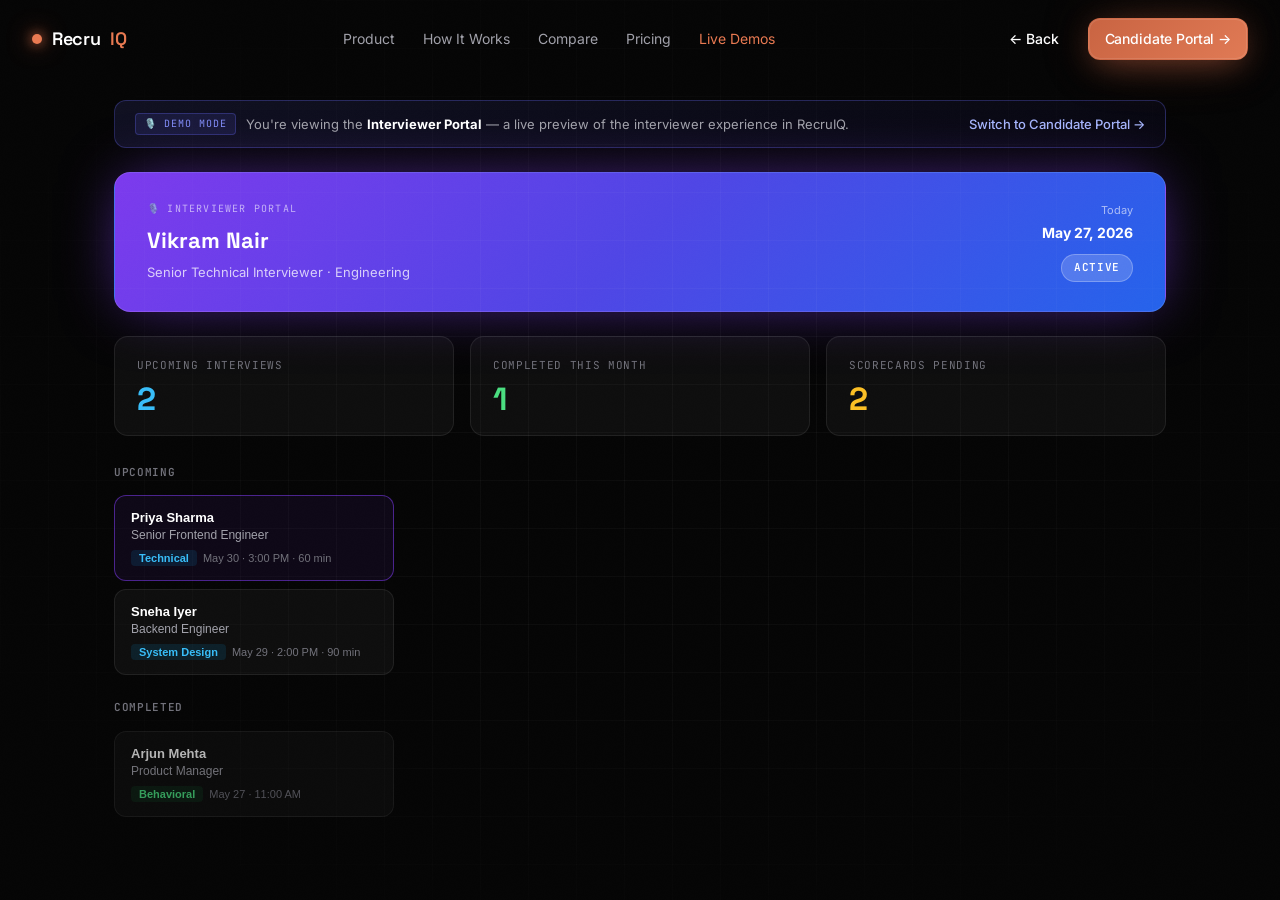
<file: interviewer-portal.html>
<!doctype html>
<html lang="en">
<head>
<meta charset="utf-8">
<meta name="viewport" content="width=device-width,initial-scale=1">
<title>Interviewer Portal — RecruIQ Demo</title>
<meta name="robots" content="noindex">
<link rel="icon" href="favicon.ico">
<link rel="stylesheet" href="shared.css">
<style>
.portal-wrap { max-width: 1100px; margin: 0 auto; padding: 100px 24px 80px; }

/* Demo banner */
.demo-banner {
  background: linear-gradient(90deg, rgba(99,102,241,0.12), rgba(79,70,229,0.06));
  border: 1px solid rgba(99,102,241,0.3);
  border-radius: 12px;
  padding: 12px 20px;
  display: flex;
  align-items: center;
  justify-content: space-between;
  margin-bottom: 24px;
  font-size: 13px;
  color: var(--text-dim);
  gap: 12px;
  flex-wrap: wrap;
}
.demo-banner .demo-tag {
  font-family: 'JetBrains Mono', monospace;
  font-size: 10px;
  text-transform: uppercase;
  letter-spacing: 0.1em;
  color: #818cf8;
  background: rgba(99,102,241,0.12);
  border: 1px solid rgba(99,102,241,0.3);
  border-radius: 4px;
  padding: 2px 8px;
  white-space: nowrap;
}
.demo-banner a { color: #a5b4fc; text-decoration: none; font-weight: 500; }
.demo-banner a:hover { text-decoration: underline; }

/* Portal header */
.portal-header {
  background: linear-gradient(135deg, #7c3aed 0%, #4f46e5 50%, #2563eb 100%);
  border-radius: 16px;
  padding: 28px 32px;
  display: flex;
  justify-content: space-between;
  align-items: center;
  margin-bottom: 24px;
  border: 1px solid rgba(255,255,255,0.12);
  box-shadow: 0 0 60px -10px rgba(124,58,237,0.6);
}
.portal-header-left .label {
  font-family: 'JetBrains Mono', monospace;
  font-size: 10px;
  text-transform: uppercase;
  letter-spacing: 0.12em;
  color: rgba(255,255,255,0.6);
  margin-bottom: 6px;
}
.portal-header-left .name { font-family: 'Space Grotesk', sans-serif; font-size: 22px; font-weight: 700; color: #fff; }
.portal-header-left .sub { font-size: 13px; color: rgba(255,255,255,0.75); margin-top: 4px; }
.portal-header-right { text-align: right; }
.portal-header-right .date-label { font-size: 11px; color: rgba(255,255,255,0.6); }
.portal-header-right .date-val { font-weight: 700; color: #fff; font-size: 14px; margin-top: 2px; }
.status-badge {
  display: inline-block;
  margin-top: 10px;
  background: rgba(255,255,255,0.18);
  border: 1px solid rgba(255,255,255,0.25);
  border-radius: 20px;
  padding: 4px 12px;
  font-size: 11px;
  font-weight: 600;
  color: #fff;
  font-family: 'JetBrains Mono', monospace;
  text-transform: uppercase;
  letter-spacing: 0.06em;
}

/* Stats row */
.stats-row {
  display: grid;
  grid-template-columns: repeat(3, 1fr);
  gap: 16px;
  margin-bottom: 24px;
}
.stat-card {
  background: var(--card);
  border: 1px solid var(--border);
  border-radius: 14px;
  padding: 20px 22px;
}
.stat-card .stat-label {
  font-size: 11px;
  color: var(--text-faint);
  text-transform: uppercase;
  letter-spacing: 0.06em;
  font-family: 'JetBrains Mono', monospace;
  margin-bottom: 8px;
}
.stat-card .stat-value {
  font-family: 'Space Grotesk', sans-serif;
  font-size: 32px;
  font-weight: 700;
  line-height: 1;
}

/* Main layout */
.portal-body {
  display: grid;
  grid-template-columns: 280px 1fr;
  gap: 20px;
  align-items: start;
}

/* Interview list */
.int-list { display: flex; flex-direction: column; gap: 8px; }
.int-list-label {
  font-size: 11px;
  font-weight: 600;
  color: var(--text-faint);
  text-transform: uppercase;
  letter-spacing: 0.06em;
  font-family: 'JetBrains Mono', monospace;
  margin: 4px 0 6px;
}
.int-item {
  background: var(--card);
  border: 1px solid var(--border);
  border-radius: 12px;
  padding: 14px 16px;
  cursor: pointer;
  text-align: left;
  width: 100%;
  transition: border-color 0.15s, background 0.15s;
}
.int-item:hover { border-color: rgba(124,58,237,0.4); background: rgba(124,58,237,0.05); }
.int-item.active { border-color: rgba(124,58,237,0.55); background: rgba(124,58,237,0.08); }
.int-item.dim { opacity: 0.7; }
.int-item .cand-name { font-size: 13px; font-weight: 700; color: var(--text); margin-bottom: 3px; }
.int-item .cand-role { font-size: 12px; color: var(--text-dim); margin-bottom: 8px; }
.int-item .int-meta { display: flex; gap: 6px; flex-wrap: wrap; align-items: center; }
.type-badge {
  font-size: 11px;
  font-weight: 600;
  border-radius: 4px;
  padding: 2px 8px;
}
.type-badge.upcoming { color: #38bdf8; background: rgba(14,165,233,0.12); }
.type-badge.completed { color: #4ade80; background: rgba(22,163,74,0.12); }
.int-date { font-size: 11px; color: var(--text-faint); }

/* Detail panel */
.detail-panel { display: flex; flex-direction: column; gap: 16px; }

.detail-card {
  background: var(--card);
  border: 1px solid var(--border);
  border-radius: 14px;
  padding: 22px 24px;
}
.detail-card h2 {
  font-size: 14px;
  font-weight: 700;
  color: var(--text);
  margin-bottom: 16px;
}

/* Interview header card */
.int-header-card {
  display: flex;
  justify-content: space-between;
  align-items: center;
  gap: 16px;
  flex-wrap: wrap;
}
.int-header-card .cand-big { font-size: 20px; font-weight: 800; color: var(--text); }
.int-header-card .cand-role-big { font-size: 13px; color: var(--text-dim); margin-top: 4px; }
.int-header-card .meta-right { text-align: right; }
.int-type-badge {
  display: inline-block;
  font-size: 12px;
  font-weight: 600;
  border-radius: 6px;
  padding: 4px 14px;
}
.int-type-badge.upcoming { color: #38bdf8; background: rgba(14,165,233,0.12); border: 1px solid rgba(14,165,233,0.25); }
.int-type-badge.completed { color: #4ade80; background: rgba(22,163,74,0.12); border: 1px solid rgba(22,163,74,0.25); }
.int-datetime { font-size: 12px; color: var(--text-faint); margin-top: 8px; }

/* Scorecard submitted */
.sc-submitted { padding: 1.5rem 0; text-align: center; }
.sc-submitted .check { font-size: 42px; margin-bottom: 12px; }
.sc-submitted .sc-ok { font-size: 16px; font-weight: 700; color: #4ade80; margin-bottom: 6px; }
.sc-submitted .sc-sub { font-size: 13px; color: var(--text-faint); }
.sc-submitted .sc-edit-btn {
  margin-top: 16px;
  background: transparent;
  border: 1px solid rgba(124,58,237,0.5);
  color: #a78bfa;
  border-radius: 8px;
  padding: 7px 18px;
  font-size: 13px;
  font-weight: 600;
  cursor: pointer;
  font-family: 'Space Grotesk', sans-serif;
  transition: background 0.15s;
}
.sc-submitted .sc-edit-btn:hover { background: rgba(124,58,237,0.1); }

/* Submitted scorecard view */
.sc-view { display: flex; gap: 2rem; margin-bottom: 16px; flex-wrap: wrap; }
.sc-view-block .sc-view-label { font-size: 11px; color: var(--text-faint); margin-bottom: 6px; font-family: 'JetBrains Mono', monospace; text-transform: uppercase; letter-spacing: 0.06em; }
.stars { display: flex; gap: 3px; }
.star { font-size: 20px; }
.star.on { color: #f59e0b; }
.star.off { color: rgba(255,255,255,0.12); }
.rec-badge {
  display: inline-block;
  font-size: 14px;
  font-weight: 700;
  padding: 2px 0;
}
.rec-badge.strong-hire { color: #4ade80; }
.rec-badge.hire { color: #38bdf8; }
.rec-badge.no-hire { color: #f87171; }
.rec-badge.strong-no-hire { color: #ef4444; }

.sc-notes-box {
  font-size: 13px;
  color: var(--text-dim);
  background: rgba(255,255,255,0.03);
  border: 1px solid var(--border);
  border-radius: 10px;
  padding: 14px 16px;
  line-height: 1.65;
}

/* Scorecard form */
.sc-form { display: flex; flex-direction: column; gap: 20px; }
.sc-criteria-row {
  display: flex;
  justify-content: space-between;
  align-items: center;
  gap: 12px;
}
.sc-criteria-label {
  font-size: 13px;
  color: var(--text-dim);
  min-width: 140px;
}
.sc-stars { display: flex; gap: 5px; }
.sc-star-btn {
  width: 34px;
  height: 34px;
  border-radius: 7px;
  border: 1px solid var(--border);
  background: rgba(255,255,255,0.03);
  color: var(--text-faint);
  font-size: 13px;
  font-weight: 700;
  cursor: pointer;
  transition: background 0.12s, border-color 0.12s, color 0.12s;
  font-family: 'Space Grotesk', sans-serif;
}
.sc-star-btn.active {
  background: rgba(124,58,237,0.25);
  border-color: rgba(124,58,237,0.6);
  color: #c4b5fd;
}

.rec-buttons { display: flex; gap: 8px; flex-wrap: wrap; }
.rec-btn {
  padding: 7px 16px;
  border-radius: 8px;
  font-size: 12px;
  font-weight: 600;
  border: 1px solid var(--border);
  background: rgba(255,255,255,0.03);
  color: var(--text-dim);
  cursor: pointer;
  transition: all 0.12s;
  font-family: 'Space Grotesk', sans-serif;
}
.rec-btn:hover { border-color: rgba(124,58,237,0.35); color: var(--text); }
.rec-btn.active-sh { background: rgba(22,163,74,0.14); border-color: rgba(22,163,74,0.45); color: #4ade80; }
.rec-btn.active-h  { background: rgba(14,165,233,0.14); border-color: rgba(14,165,233,0.45); color: #38bdf8; }
.rec-btn.active-nh { background: rgba(248,113,113,0.14); border-color: rgba(248,113,113,0.45); color: #f87171; }
.rec-btn.active-snh { background: rgba(239,68,68,0.14); border-color: rgba(239,68,68,0.45); color: #ef4444; }

.sc-textarea {
  width: 100%;
  box-sizing: border-box;
  background: rgba(255,255,255,0.03);
  border: 1px solid var(--border);
  border-radius: 10px;
  padding: 12px 14px;
  font-size: 13px;
  color: var(--text);
  font-family: 'Space Grotesk', sans-serif;
  resize: vertical;
  min-height: 90px;
  line-height: 1.55;
  transition: border-color 0.15s;
}
.sc-textarea:focus { outline: none; border-color: rgba(124,58,237,0.5); }
.sc-textarea::placeholder { color: var(--text-faint); }

.submit-btn {
  display: inline-flex;
  align-items: center;
  gap: 8px;
  background: linear-gradient(135deg, #7c3aed, #4f46e5);
  color: #fff;
  border: none;
  border-radius: 9px;
  padding: 10px 22px;
  font-size: 13px;
  font-weight: 600;
  cursor: pointer;
  font-family: 'Space Grotesk', sans-serif;
  transition: opacity 0.15s;
}
.submit-btn:hover { opacity: 0.88; }

/* Interview guide */
.guide-grid {
  display: grid;
  grid-template-columns: 1fr 1fr;
  gap: 20px;
}
.guide-section-title {
  font-size: 12px;
  font-weight: 600;
  color: var(--text-dim);
  margin-bottom: 12px;
  font-family: 'JetBrains Mono', monospace;
  text-transform: uppercase;
  letter-spacing: 0.06em;
}
.guide-item {
  display: flex;
  align-items: flex-start;
  gap: 9px;
  margin-bottom: 10px;
}
.guide-item .arrow { color: #7c3aed; font-size: 14px; flex-shrink: 0; margin-top: 1px; line-height: 1.4; }
.guide-item span { font-size: 13px; color: var(--text-dim); line-height: 1.55; }

@media (max-width: 860px) {
  .portal-body { grid-template-columns: 1fr; }
  .stats-row { grid-template-columns: 1fr 1fr; }
  .guide-grid { grid-template-columns: 1fr; }
}
@media (max-width: 520px) {
  .portal-wrap { padding: 80px 16px 60px; }
  .stats-row { grid-template-columns: 1fr; }
  .portal-header { flex-direction: column; align-items: flex-start; gap: 12px; }
}
</style>
</head>
<body>

<!-- NAV -->
<nav class="nav">
  <div class="container nav-inner">
    <a href="index.html" class="logo">
      <span class="logo-dot"></span>
      Recru<span style="color:var(--coral-bright)">IQ</span>
    </a>
    <ul class="nav-links">
      <li><a href="index.html#product">Product</a></li>
      <li><a href="index.html#how">How It Works</a></li>
      <li><a href="compare.html">Compare</a></li>
      <li><a href="pricing.html">Pricing</a></li>
      <li><a href="index.html#demos" style="color:var(--coral-bright)">Live Demos</a></li>
    </ul>
    <div class="nav-cta">
      <a href="index.html" class="btn btn-sm" style="border-color:transparent;background:transparent;">← Back</a>
      <a href="candidate-portal.html" class="btn btn-primary btn-sm">Candidate Portal →</a>
    </div>
  </div>
</nav>

<div class="portal-wrap">

  <!-- Demo banner -->
  <div class="demo-banner">
    <div style="display:flex;align-items:center;gap:10px;">
      <span class="demo-tag">🎙️ Demo Mode</span>
      <span>You're viewing the <strong style="color:var(--text)">Interviewer Portal</strong> — a live preview of the interviewer experience in RecruIQ.</span>
    </div>
    <a href="candidate-portal.html">Switch to Candidate Portal →</a>
  </div>

  <!-- Portal header -->
  <div class="portal-header">
    <div class="portal-header-left">
      <div class="label">🎙️ Interviewer Portal</div>
      <div class="name">Vikram Nair</div>
      <div class="sub">Senior Technical Interviewer · Engineering</div>
    </div>
    <div class="portal-header-right">
      <div class="date-label">Today</div>
      <div class="date-val">May 27, 2026</div>
      <div class="status-badge">Active</div>
    </div>
  </div>

  <!-- Stats -->
  <div class="stats-row">
    <div class="stat-card">
      <div class="stat-label">Upcoming Interviews</div>
      <div class="stat-value" style="color:#38bdf8">2</div>
    </div>
    <div class="stat-card">
      <div class="stat-label">Completed This Month</div>
      <div class="stat-value" style="color:#4ade80">1</div>
    </div>
    <div class="stat-card">
      <div class="stat-label">Scorecards Pending</div>
      <div class="stat-value" style="color:#fbbf24">2</div>
    </div>
  </div>

  <!-- Body -->
  <div class="portal-body">

    <!-- Interview list -->
    <div class="int-list" id="int-list">
      <div class="int-list-label">Upcoming</div>
      <button class="int-item active" onclick="selectInterview('priya')">
        <div class="cand-name">Priya Sharma</div>
        <div class="cand-role">Senior Frontend Engineer</div>
        <div class="int-meta">
          <span class="type-badge upcoming">Technical</span>
          <span class="int-date">May 30 · 3:00 PM · 60 min</span>
        </div>
      </button>
      <button class="int-item" onclick="selectInterview('sneha')">
        <div class="cand-name">Sneha Iyer</div>
        <div class="cand-role">Backend Engineer</div>
        <div class="int-meta">
          <span class="type-badge upcoming">System Design</span>
          <span class="int-date">May 29 · 2:00 PM · 90 min</span>
        </div>
      </button>

      <div class="int-list-label" style="margin-top:16px">Completed</div>
      <button class="int-item dim" onclick="selectInterview('arjun')">
        <div class="cand-name">Arjun Mehta</div>
        <div class="cand-role">Product Manager</div>
        <div class="int-meta">
          <span class="type-badge completed">Behavioral</span>
          <span class="int-date">May 27 · 11:00 AM</span>
        </div>
      </button>
    </div>

    <!-- Detail panel -->
    <div class="detail-panel" id="detail-panel">
      <!-- Filled by JS -->
    </div>

  </div>
</div>

<script>
const INTERVIEWS = {
  priya: {
    name: 'Priya Sharma',
    role: 'Senior Frontend Engineer',
    type: 'Technical',
    status: 'upcoming',
    date: 'May 30, 2026',
    time: '3:00 PM',
    duration: '60 min',
    scorecard: null,
  },
  sneha: {
    name: 'Sneha Iyer',
    role: 'Backend Engineer',
    type: 'System Design',
    status: 'upcoming',
    date: 'May 29, 2026',
    time: '2:00 PM',
    duration: '90 min',
    scorecard: null,
  },
  arjun: {
    name: 'Arjun Mehta',
    role: 'Product Manager',
    type: 'Behavioral',
    status: 'completed',
    date: 'May 27, 2026',
    time: '11:00 AM',
    duration: '45 min',
    scorecard: {
      rating: 4,
      recommendation: 'Strong Hire',
      notes: 'Demonstrated excellent product instincts and clear communication. Strong sense of user empathy and data-driven decision making. Recommended for the role without reservations.',
    },
  },
};

const CRITERIA = ['Technical Skills', 'Communication', 'Problem Solving', 'Culture Fit', 'Leadership'];
const RECOMMENDATIONS = ['Strong Hire', 'Hire', 'No Hire', 'Strong No Hire'];
const REC_CLASS = { 'Strong Hire': 'active-sh', 'Hire': 'active-h', 'No Hire': 'active-nh', 'Strong No Hire': 'active-snh' };
const REC_BADGE_CLASS = { 'Strong Hire': 'strong-hire', 'Hire': 'hire', 'No Hire': 'no-hire', 'Strong No Hire': 'strong-no-hire' };

let current = 'priya';
const formState = {
  priya:  { scores: {}, rec: '', notes: '', submitted: false },
  sneha:  { scores: {}, rec: '', notes: '', submitted: false },
  arjun:  { scores: {}, rec: '', notes: '', submitted: false },
};

function selectInterview(key) {
  current = key;
  // Update list highlight
  document.querySelectorAll('.int-item').forEach(btn => btn.classList.remove('active'));
  event.currentTarget.classList.add('active');
  render();
}

function render() {
  const iv = INTERVIEWS[current];
  const state = formState[current];
  const panel = document.getElementById('detail-panel');

  const statusClass = iv.status === 'upcoming' ? 'upcoming' : 'completed';

  let html = `
    <!-- Header card -->
    <div class="detail-card">
      <div class="int-header-card">
        <div>
          <div class="cand-big">${iv.name}</div>
          <div class="cand-role-big">${iv.role}</div>
        </div>
        <div class="meta-right">
          <span class="int-type-badge ${statusClass}">${iv.type} Interview</span>
          <div class="int-datetime">${iv.date} · ${iv.time} · ${iv.duration}</div>
        </div>
      </div>
    </div>
  `;

  // Submitted scorecard view
  if (iv.scorecard) {
    const stars = [1,2,3,4,5].map(n =>
      `<span class="star ${n <= iv.scorecard.rating ? 'on' : 'off'}">★</span>`
    ).join('');
    html += `
      <div class="detail-card">
        <h2>Submitted Scorecard</h2>
        <div class="sc-view">
          <div class="sc-view-block">
            <div class="sc-view-label">Rating</div>
            <div class="stars">${stars}</div>
          </div>
          <div class="sc-view-block">
            <div class="sc-view-label">Recommendation</div>
            <div class="rec-badge ${REC_BADGE_CLASS[iv.scorecard.recommendation]}">${iv.scorecard.recommendation}</div>
          </div>
        </div>
        <div class="sc-view-label" style="margin-bottom:8px">Notes</div>
        <div class="sc-notes-box">${iv.scorecard.notes}</div>
      </div>
    `;
  }

  // Scorecard form for upcoming
  if (iv.status === 'upcoming') {
    if (state.submitted) {
      html += `
        <div class="detail-card">
          <h2>Submit Scorecard</h2>
          <div class="sc-submitted">
            <div class="check">✅</div>
            <div class="sc-ok">Scorecard submitted successfully</div>
            <div class="sc-sub">The hiring team has been notified.</div>
            <button class="sc-edit-btn" onclick="editScorecard('${current}')">Edit Scorecard</button>
          </div>
        </div>
      `;
    } else {
      const criteriaRows = CRITERIA.map(c => {
        const curScore = state.scores[c] || 0;
        const btns = [1,2,3,4,5].map(n =>
          `<button class="sc-star-btn${curScore >= n ? ' active' : ''}" onclick="setScore('${c}', ${n})">${n}</button>`
        ).join('');
        return `
          <div class="sc-criteria-row">
            <span class="sc-criteria-label">${c}</span>
            <div class="sc-stars">${btns}</div>
          </div>
        `;
      }).join('');

      const recBtns = RECOMMENDATIONS.map(r =>
        `<button class="rec-btn${state.rec === r ? ' ' + REC_CLASS[r] : ''}" onclick="setRec('${r}')">${r}</button>`
      ).join('');

      html += `
        <div class="detail-card">
          <h2>Submit Scorecard</h2>
          <div class="sc-form">
            <div>
              <div class="guide-section-title" style="margin-bottom:12px">Rate each criterion (1–5)</div>
              ${criteriaRows}
            </div>
            <div>
              <div class="guide-section-title" style="margin-bottom:10px">Recommendation</div>
              <div class="rec-buttons">${recBtns}</div>
            </div>
            <div>
              <div class="guide-section-title" style="margin-bottom:8px">Interview Notes</div>
              <textarea class="sc-textarea" id="sc-notes-${current}" placeholder="Summarise the interview, key observations, and any concerns…" oninput="setNotes(this.value)">${state.notes}</textarea>
            </div>
            <div>
              <button class="submit-btn" onclick="submitScorecard()">Submit Scorecard →</button>
            </div>
          </div>
        </div>
      `;
    }
  }

  // Interview guide
  const guides = {
    Technical: {
      questions: ['Walk me through how you'd architect a scalable React app.', 'How do you handle state management in large frontends?', 'Describe a tricky bug you debugged in production.'],
      assess: ['Depth of technical knowledge', 'Code quality and design instincts', 'Debugging and problem-solving approach'],
    },
    'System Design': {
      questions: ['Design a URL shortener at scale.', 'How would you build a rate-limiter?', 'Walk me through a distributed caching strategy.'],
      assess: ['Systems thinking and trade-off analysis', 'Scalability and reliability considerations', 'Communication of technical decisions'],
    },
    Behavioral: {
      questions: ['Tell me about a complex problem you solved.', 'Describe a time you disagreed with a stakeholder.', 'How do you handle competing priorities?'],
      assess: ['Product instinct and user empathy', 'Collaboration and communication', 'Growth mindset and adaptability'],
    },
  };
  const guide = guides[iv.type] || guides.Behavioral;

  const qItems = guide.questions.map(q =>
    `<div class="guide-item"><span class="arrow">›</span><span>${q}</span></div>`
  ).join('');
  const aItems = guide.assess.map(a =>
    `<div class="guide-item"><span class="arrow">›</span><span>${a}</span></div>`
  ).join('');

  html += `
    <div class="detail-card">
      <h2>Interview Guide</h2>
      <div class="guide-grid">
        <div>
          <div class="guide-section-title">Suggested Questions</div>
          ${qItems}
        </div>
        <div>
          <div class="guide-section-title">Things to Assess</div>
          ${aItems}
        </div>
      </div>
    </div>
  `;

  panel.innerHTML = html;
}

function setScore(criterion, val) {
  formState[current].scores[criterion] = val;
  render();
}

function setRec(val) {
  formState[current].rec = val;
  render();
}

function setNotes(val) {
  formState[current].notes = val;
}

function submitScorecard() {
  formState[current].submitted = true;
  render();
}

function editScorecard(key) {
  formState[key].submitted = false;
  render();
}

// Initial render
render();
</script>
<script src="shared.js"></script>
</body>
</html>
</file>
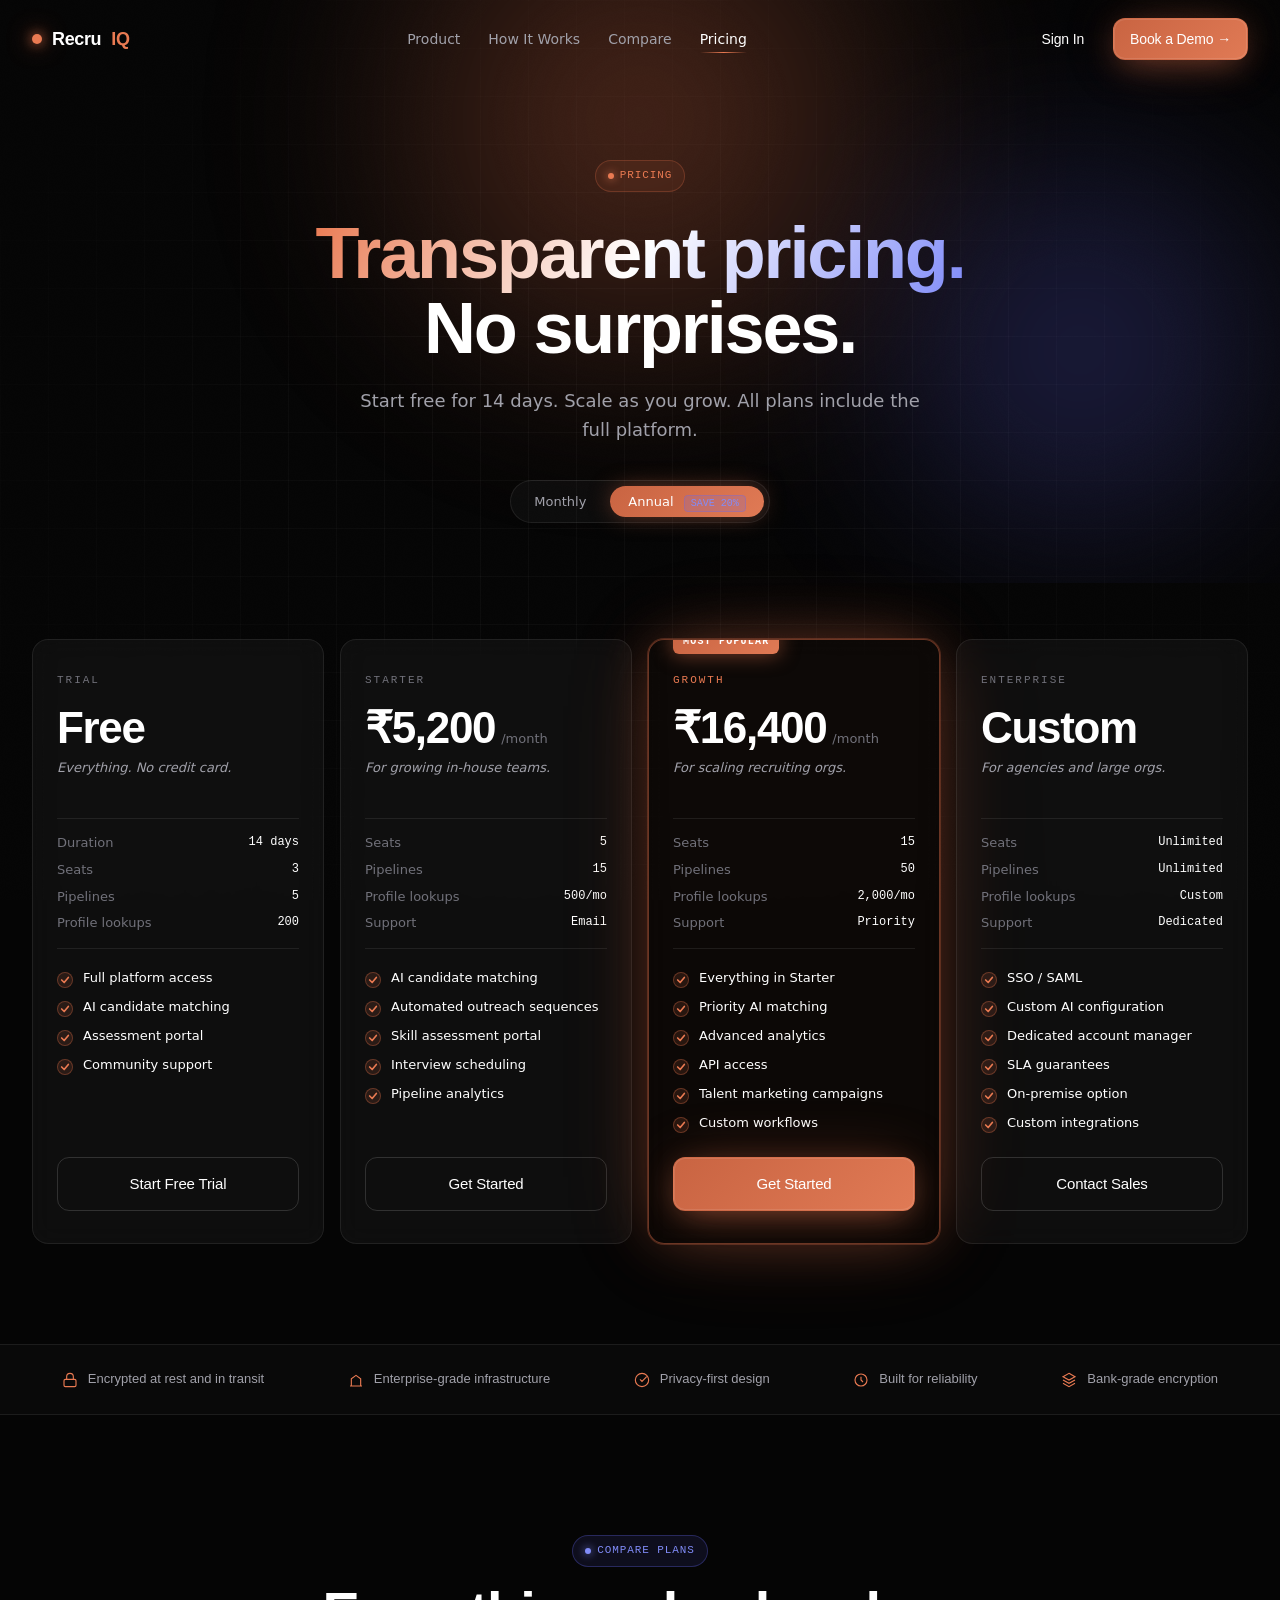
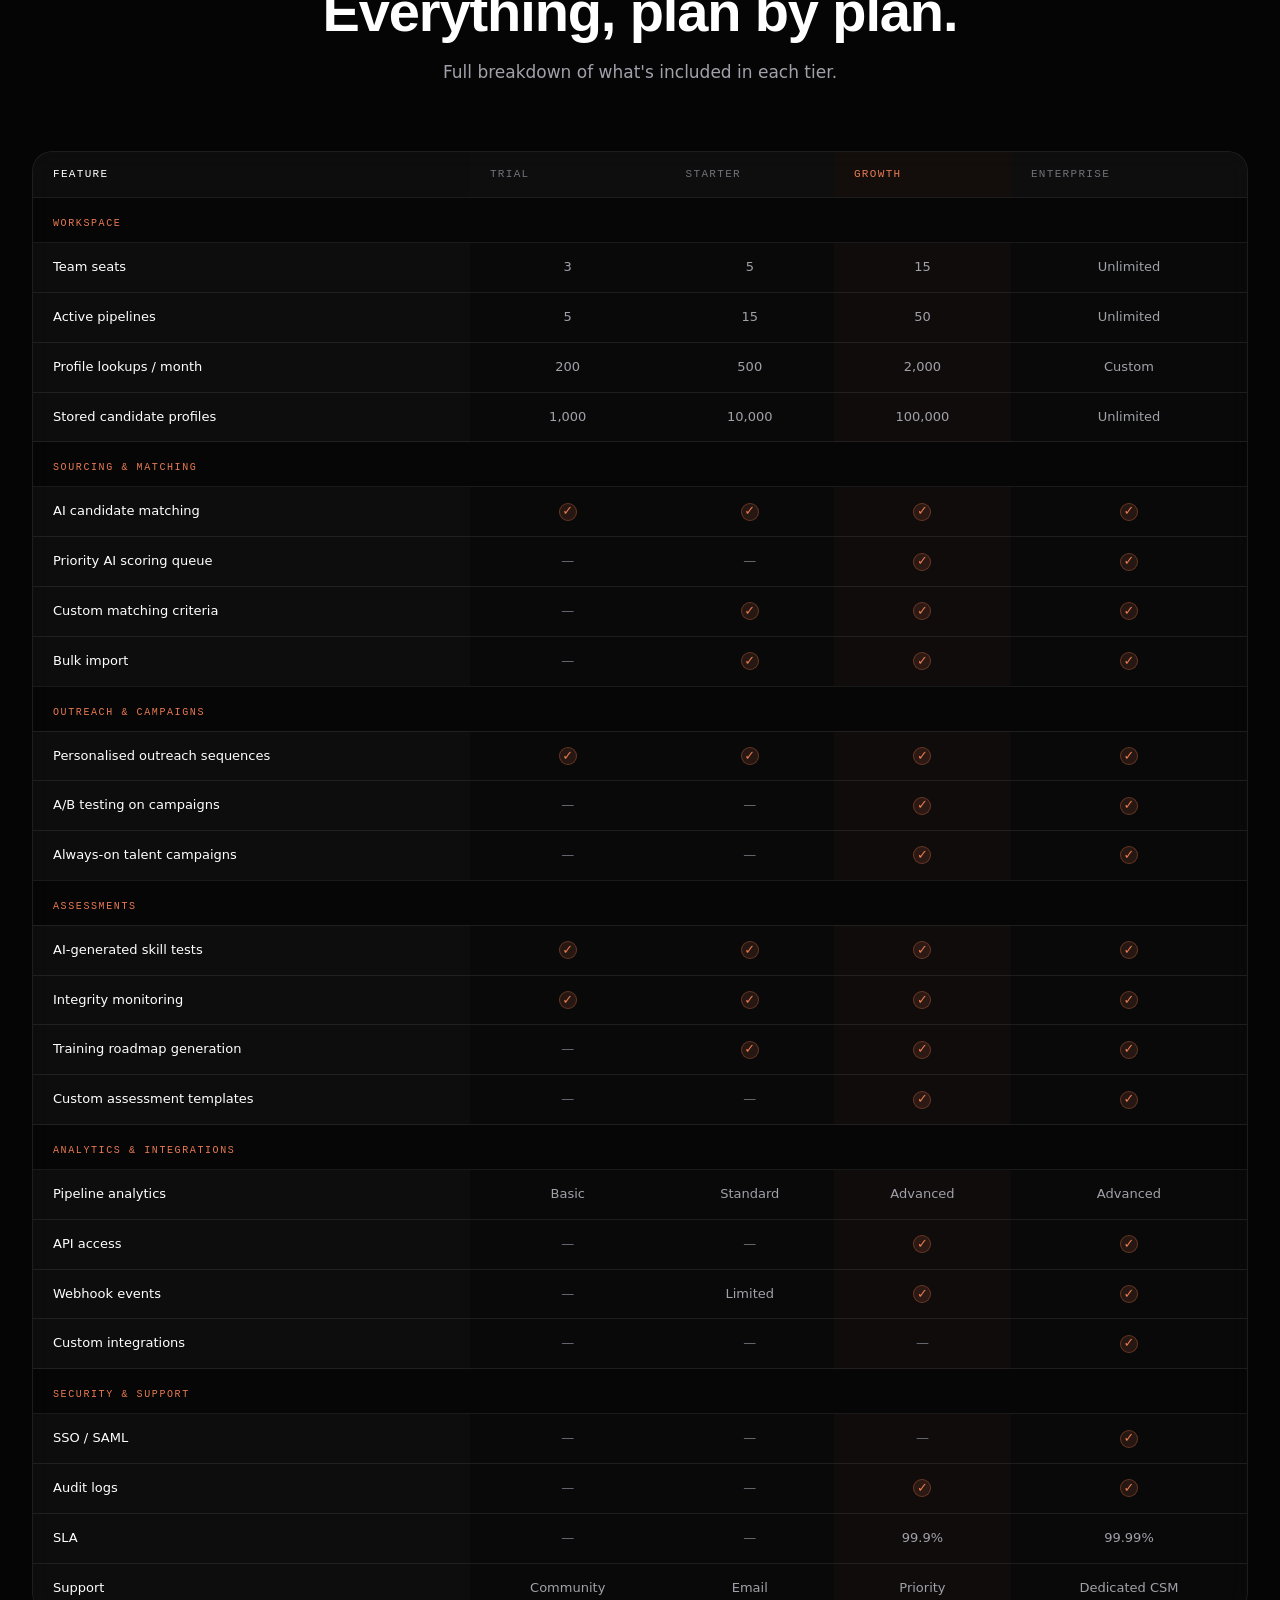
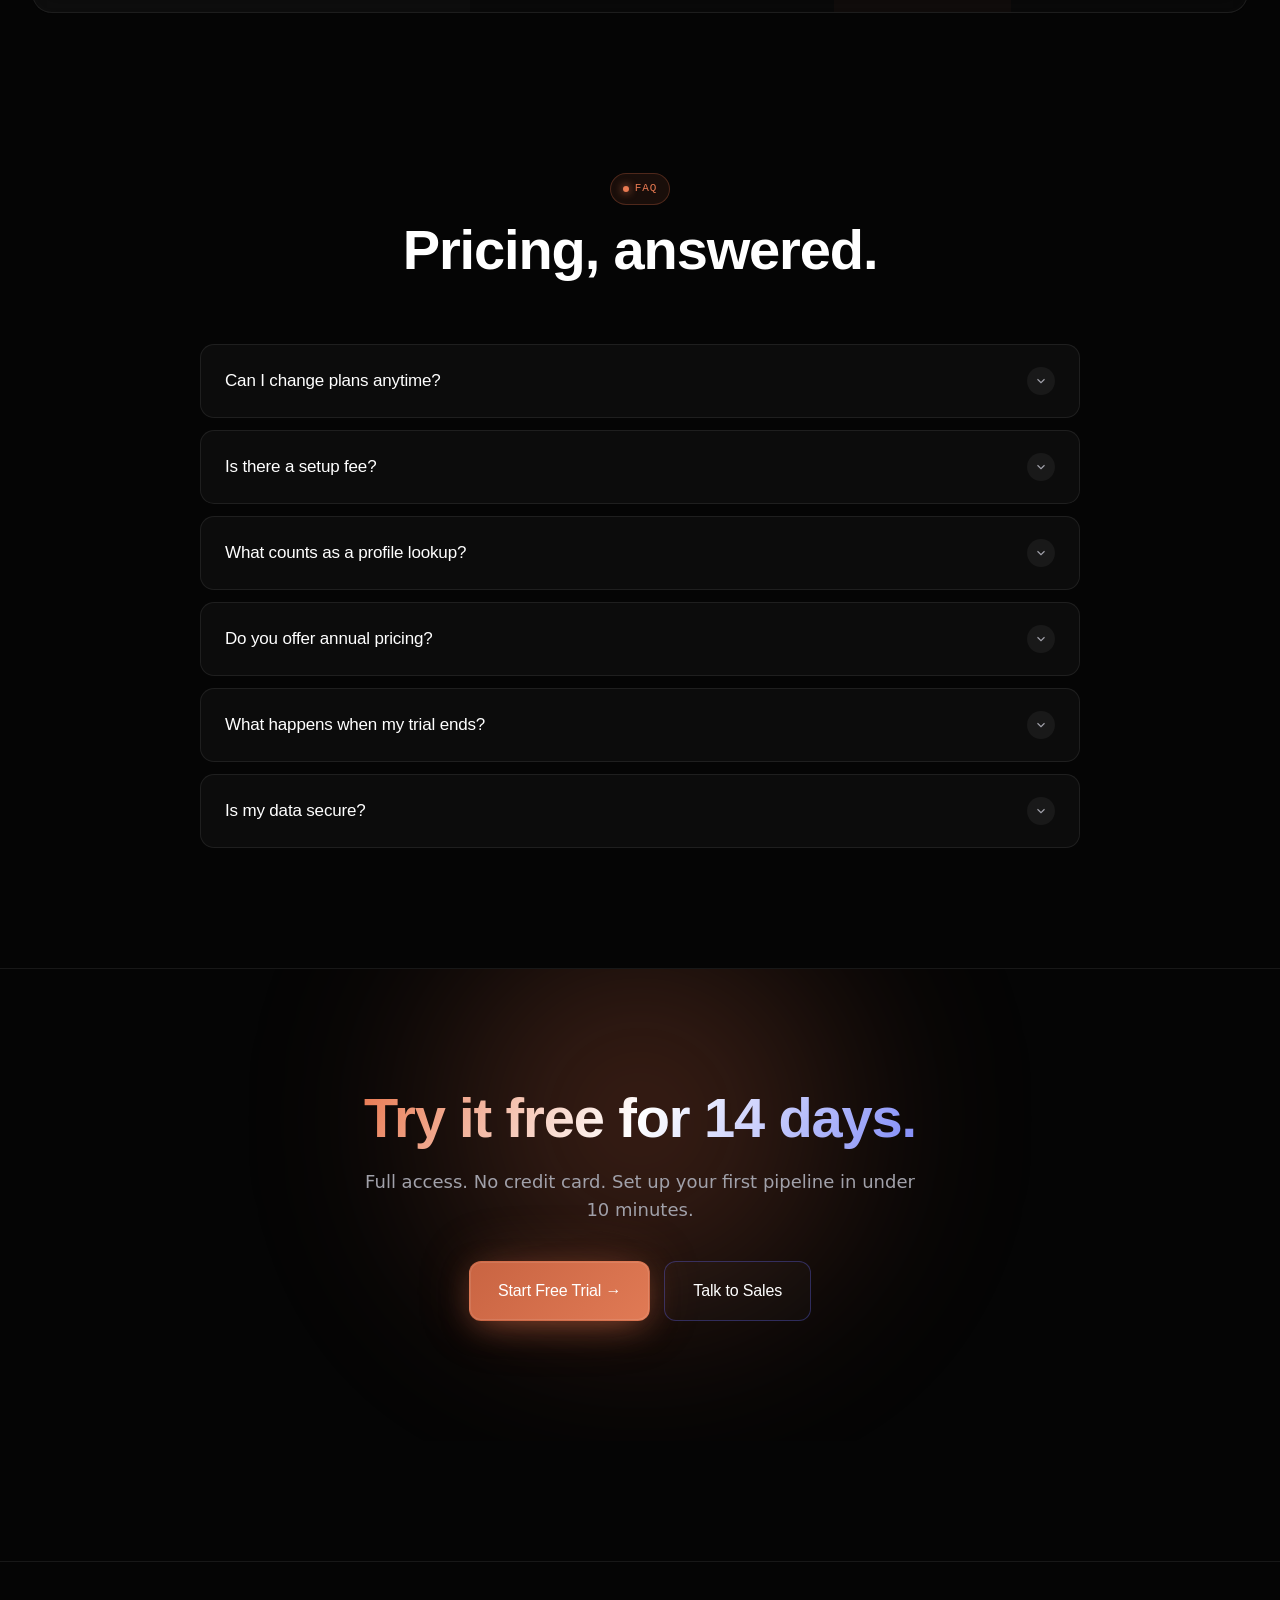
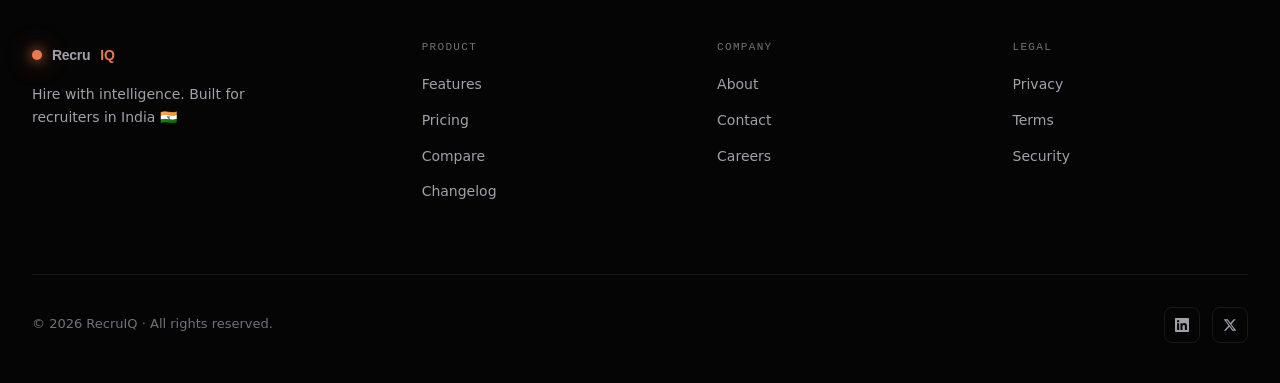
<file: pricing.html>
<!doctype html>
<html lang="en">
<head>
<meta charset="utf-8">
<meta name="viewport" content="width=device-width,initial-scale=1">
<title>Pricing · RecruIQ</title>
<meta http-equiv="Content-Security-Policy" content="default-src 'self'; script-src 'self' 'unsafe-inline'; style-src 'self' 'unsafe-inline' https://fonts.googleapis.com; font-src 'self' https://fonts.gstatic.com; img-src 'self' data: https:; connect-src 'self'; frame-ancestors 'none';">
<link rel="icon" href="favicon.ico">
<link rel="apple-touch-icon" href="icons/icon-192.png">
<meta name="theme-color" content="#C96442">
<meta name="description" content="RecruIQ pricing — transparent plans for growing teams. Start free for 14 days, no credit card required.">
<meta property="og:title" content="Pricing · RecruIQ">
<meta property="og:description" content="Transparent pricing. No surprises. Start free for 14 days.">
<meta property="og:image" content="https://recru-iq.com/og-image.png">
<meta property="og:url" content="https://recru-iq.com/pricing.html">
<meta property="og:type" content="website">
<link rel="stylesheet" href="shared.css">
<style>
.pricing-top { position: relative; padding-top: 160px; padding-bottom: 60px; text-align: center; overflow: hidden; }
.pricing-top .aurora.coral { width: 800px; height: 600px; top: -180px; left: 50%; transform: translateX(-50%); opacity: 0.4; }
.pricing-top .aurora.indigo { width: 600px; height: 500px; top: 100px; right: -100px; opacity: 0.3; }

.pricing-top h1 {
  font-size: clamp(2.5rem, 6vw, 4.5rem);
  letter-spacing: -0.03em;
  margin-bottom: 20px;
  max-width: 900px;
  margin-left: auto; margin-right: auto;
}
.pricing-top .lead {
  font-size: 18px;
  max-width: 580px;
  margin: 0 auto 36px;
  color: var(--text-dim);
}

/* Toggle */
.bill-toggle {
  display: inline-flex;
  align-items: center;
  gap: 6px;
  padding: 5px;
  background: rgba(255,255,255,0.03);
  border: 1px solid var(--border);
  border-radius: 999px;
  margin: 0 auto;
}
.bill-toggle button {
  padding: 8px 18px;
  border: none;
  background: transparent;
  color: var(--text-dim);
  border-radius: 999px;
  font-family: inherit;
  font-size: 13px;
  cursor: pointer;
  font-weight: 500;
  transition: all .25s;
  position: relative;
}
.bill-toggle button.active {
  background: linear-gradient(135deg, var(--coral), #e07a55);
  color: white;
  box-shadow: 0 0 24px -4px rgba(201,100,66,0.6);
}
.bill-toggle .save-pill {
  font-family: 'JetBrains Mono', monospace;
  font-size: 10px;
  background: rgba(99,102,241,0.18);
  color: var(--indigo-bright);
  padding: 2px 6px;
  border-radius: 4px;
  margin-left: 6px;
  border: 1px solid rgba(99,102,241,0.3);
}

/* Pricing cards */
.pricing-grid {
  display: grid;
  grid-template-columns: repeat(4, 1fr);
  gap: 16px;
  margin-top: 56px;
}

.plan {
  padding: 32px 24px;
  display: flex;
  flex-direction: column;
  min-height: 580px;
  position: relative;
}

.plan.featured {
  border-color: rgba(201,100,66,0.5);
  background: rgba(201,100,66,0.04);
  box-shadow:
    0 0 0 1px rgba(201,100,66,0.3),
    0 0 60px -10px rgba(201,100,66,0.4),
    0 0 100px -20px rgba(201,100,66,0.3);
  animation: featured-pulse 3.5s ease-in-out infinite;
}

@keyframes featured-pulse {
  0%, 100% {
    box-shadow:
      0 0 0 1px rgba(201,100,66,0.3),
      0 0 60px -10px rgba(201,100,66,0.4),
      0 0 100px -20px rgba(201,100,66,0.3);
  }
  50% {
    box-shadow:
      0 0 0 1px rgba(201,100,66,0.5),
      0 0 80px -10px rgba(201,100,66,0.55),
      0 0 140px -20px rgba(201,100,66,0.4);
  }
}

.plan-badge {
  position: absolute;
  top: -10px; left: 24px;
  background: linear-gradient(135deg, var(--coral), #e07a55);
  color: white;
  font-family: 'JetBrains Mono', monospace;
  font-size: 10px;
  font-weight: 600;
  padding: 4px 10px;
  border-radius: 6px;
  letter-spacing: 0.12em;
  text-transform: uppercase;
  box-shadow: 0 0 20px rgba(201,100,66,0.6);
}

.plan-name {
  font-family: 'JetBrains Mono', monospace;
  font-size: 11px;
  letter-spacing: 0.18em;
  text-transform: uppercase;
  color: var(--text-faint);
  margin-bottom: 16px;
}

.plan-price {
  display: flex;
  align-items: baseline;
  gap: 6px;
  margin-bottom: 8px;
}
.plan-price .amount {
  font-family: 'Space Grotesk', sans-serif;
  font-size: 44px;
  font-weight: 600;
  letter-spacing: -0.03em;
  line-height: 1;
  color: var(--text);
}
.plan-price .per {
  font-size: 13px;
  color: var(--text-faint);
}
.plan-tagline {
  font-size: 13px;
  color: var(--text-dim);
  margin-bottom: 24px;
  font-style: italic;
  min-height: 36px;
}

.plan-meta {
  display: flex;
  flex-direction: column;
  gap: 6px;
  padding: 14px 0;
  border-top: 1px solid var(--border);
  border-bottom: 1px solid var(--border);
  margin-bottom: 20px;
}
.plan-meta .row {
  display: flex;
  justify-content: space-between;
  font-size: 13px;
}
.plan-meta .row .k { color: var(--text-faint); }
.plan-meta .row .v { color: var(--text); font-family: 'JetBrains Mono', monospace; font-size: 12px; }

.plan-features {
  list-style: none;
  display: flex;
  flex-direction: column;
  gap: 10px;
  margin-bottom: 24px;
  flex: 1;
}
.plan-features li {
  display: flex;
  gap: 10px;
  font-size: 13px;
  color: var(--text);
  align-items: flex-start;
  line-height: 1.4;
}
.plan-features li::before {
  content: '';
  width: 14px; height: 14px;
  border-radius: 50%;
  background: rgba(201,100,66,0.15);
  border: 1px solid rgba(201,100,66,0.4);
  background-image: url("data:image/svg+xml;utf8,<svg xmlns='http://www.w3.org/2000/svg' width='10' height='10' viewBox='0 0 12 12' fill='none' stroke='%23E97A52' stroke-width='2' stroke-linecap='round' stroke-linejoin='round'><polyline points='2 6 5 9 10 3'/></svg>");
  background-repeat: no-repeat;
  background-position: center;
  flex-shrink: 0;
  margin-top: 3px;
}

.plan .btn { width: 100%; justify-content: center; }

@media (max-width: 1100px) {
  .pricing-grid { grid-template-columns: 1fr 1fr; }
}
@media (max-width: 620px) {
  .pricing-grid { grid-template-columns: 1fr; }
}

/* Compare table */
.compare-section { padding: 120px 0 80px; }
.compare-table-wrap {
  border: 1px solid var(--border);
  border-radius: 20px;
  background: rgba(255,255,255,0.02);
  overflow: hidden;
  backdrop-filter: blur(12px);
}
.compare-table {
  width: 100%;
  border-collapse: collapse;
}
.compare-table th, .compare-table td {
  padding: 14px 20px;
  text-align: left;
  font-size: 13px;
  border-bottom: 1px solid var(--border);
}
.compare-table thead th {
  font-family: 'JetBrains Mono', monospace;
  font-size: 11px;
  letter-spacing: 0.12em;
  text-transform: uppercase;
  color: var(--text-faint);
  font-weight: 500;
  background: rgba(255,255,255,0.02);
  position: sticky; top: 0;
  white-space: nowrap;
}
.compare-table thead th.featured {
  color: var(--coral-bright);
  background: rgba(201,100,66,0.05);
}
.compare-table td.featured {
  background: rgba(201,100,66,0.03);
}
.compare-table th:first-child, .compare-table td:first-child {
  text-align: left;
  color: var(--text);
  font-weight: 500;
  background: rgba(255,255,255,0.015);
}
.compare-table td:not(:first-child) { text-align: center; color: var(--text-dim); }
.compare-table tbody tr:last-child td { border-bottom: none; }
.compare-table tbody tr:hover { background: rgba(255,255,255,0.015); }

.compare-table .check {
  display: inline-flex;
  align-items: center; justify-content: center;
  width: 18px; height: 18px;
  border-radius: 50%;
  background: rgba(201,100,66,0.15);
  border: 1px solid rgba(201,100,66,0.4);
  color: var(--coral-bright);
}
.compare-table .dash { color: var(--text-faint); }

.compare-table .row-section td {
  font-family: 'JetBrains Mono', monospace;
  font-size: 10px;
  text-transform: uppercase;
  letter-spacing: 0.16em;
  color: var(--coral-bright);
  background: rgba(0,0,0,0.3);
  padding: 18px 20px 10px;
}

/* FAQ */
.faq-section { padding: 80px 0 120px; }
.faq-grid {
  max-width: 880px;
  margin: 0 auto;
  display: flex; flex-direction: column; gap: 12px;
}
.accordion-item {
  background: rgba(255,255,255,0.03);
  border: 1px solid var(--border);
  border-radius: 14px;
  overflow: hidden;
  transition: border-color .25s, background .25s;
}
.accordion-item.open {
  border-color: rgba(201,100,66,0.35);
  background: rgba(255,255,255,0.04);
}
.accordion-trigger {
  width: 100%;
  background: transparent;
  border: none;
  padding: 22px 24px;
  color: var(--text);
  font-family: 'Space Grotesk', sans-serif;
  font-weight: 500;
  font-size: 17px;
  text-align: left;
  cursor: pointer;
  display: flex;
  justify-content: space-between;
  align-items: center;
  gap: 16px;
  letter-spacing: -0.01em;
}
.accordion-trigger .chev {
  width: 28px; height: 28px;
  border-radius: 50%;
  background: rgba(255,255,255,0.05);
  display: inline-flex;
  align-items: center; justify-content: center;
  flex-shrink: 0;
  transition: transform .3s, background .25s;
  color: var(--text-dim);
}
.accordion-item.open .accordion-trigger .chev {
  transform: rotate(180deg);
  background: rgba(201,100,66,0.18);
  color: var(--coral-bright);
}
.accordion-content {
  max-height: 0;
  overflow: hidden;
  transition: max-height .5s cubic-bezier(.2,.7,.2,1);
}
.accordion-item.open .accordion-content {
  max-height: 300px;
}
.accordion-content-inner {
  padding: 0 24px 24px;
  color: var(--text-dim);
  font-size: 15px;
  line-height: 1.65;
  max-width: 700px;
}
</style>
</head>
<body data-page="pricing">

<!-- Nav -->
<nav class="nav">
  <div class="container nav-inner">
    <a href="index.html" class="logo">
      <span class="logo-dot"></span>
      Recru<span style="color:var(--coral-bright)">IQ</span>
    </a>
    <ul class="nav-links">
      <li><a href="index.html#product">Product</a></li>
      <li><a href="index.html#how">How It Works</a></li>
      <li><a href="compare.html">Compare</a></li>
      <li><a href="pricing.html" class="active">Pricing</a></li>
    </ul>
    <div class="nav-cta">
      <a href="contact.html" class="btn btn-sm" style="border-color:transparent;background:transparent;">Sign In</a>
      <a href="contact.html" class="btn btn-primary btn-sm">Book a Demo →</a>
    </div>
  </div>
</nav>

<!-- Header -->
<section class="pricing-top">
  <div class="aurora coral"></div>
  <div class="aurora indigo"></div>
  <div class="container">
    <div class="reveal">
      <span class="pill" style="margin-bottom:24px;"><span class="dot"></span>Pricing</span>
    </div>
    <h1 class="reveal" data-delay="1"><span class="grad-text">Transparent pricing.</span><br>No surprises.</h1>
    <p class="lead reveal" data-delay="2">Start free for 14 days. Scale as you grow. All plans include the full platform.</p>

    <div class="reveal" data-delay="3">
      <div class="bill-toggle" id="bill">
        <button data-mode="monthly">Monthly</button>
        <button data-mode="annual" class="active">Annual <span class="save-pill">SAVE 20%</span></button>
      </div>
    </div>
  </div>
</section>

<!-- Plans -->
<section style="padding: 0 0 40px;">
  <div class="container">
    <div class="pricing-grid">
      <div class="card plan reveal">
        <div class="plan-name">Trial</div>
        <div class="plan-price"><span class="amount">Free</span></div>
        <div class="plan-tagline">Everything. No credit card.</div>
        <div class="plan-meta">
          <div class="row"><span class="k">Duration</span><span class="v">14 days</span></div>
          <div class="row"><span class="k">Seats</span><span class="v">3</span></div>
          <div class="row"><span class="k">Pipelines</span><span class="v">5</span></div>
          <div class="row"><span class="k">Profile lookups</span><span class="v">200</span></div>
        </div>
        <ul class="plan-features">
          <li>Full platform access</li>
          <li>AI candidate matching</li>
          <li>Assessment portal</li>
          <li>Community support</li>
        </ul>
        <a href="contact.html" class="btn btn-outline">Start Free Trial</a>
      </div>

      <div class="card plan reveal" data-delay="1">
        <div class="plan-name">Starter</div>
        <div class="plan-price"><span class="amount mono" data-price-monthly="₹6,500" data-price-annual="₹5,200">₹5,200</span><span class="per">/month</span></div>
        <div class="plan-tagline">For growing in-house teams.</div>
        <div class="plan-meta">
          <div class="row"><span class="k">Seats</span><span class="v">5</span></div>
          <div class="row"><span class="k">Pipelines</span><span class="v">15</span></div>
          <div class="row"><span class="k">Profile lookups</span><span class="v">500/mo</span></div>
          <div class="row"><span class="k">Support</span><span class="v">Email</span></div>
        </div>
        <ul class="plan-features">
          <li>AI candidate matching</li>
          <li>Automated outreach sequences</li>
          <li>Skill assessment portal</li>
          <li>Interview scheduling</li>
          <li>Pipeline analytics</li>
        </ul>
        <a href="contact.html" class="btn btn-outline">Get Started</a>
      </div>

      <div class="card plan featured reveal" data-delay="2">
        <span class="plan-badge">Most Popular</span>
        <div class="plan-name" style="color: var(--coral-bright);">Growth</div>
        <div class="plan-price"><span class="amount mono" data-price-monthly="₹20,500" data-price-annual="₹16,400">₹16,400</span><span class="per">/month</span></div>
        <div class="plan-tagline">For scaling recruiting orgs.</div>
        <div class="plan-meta">
          <div class="row"><span class="k">Seats</span><span class="v">15</span></div>
          <div class="row"><span class="k">Pipelines</span><span class="v">50</span></div>
          <div class="row"><span class="k">Profile lookups</span><span class="v">2,000/mo</span></div>
          <div class="row"><span class="k">Support</span><span class="v">Priority</span></div>
        </div>
        <ul class="plan-features">
          <li>Everything in Starter</li>
          <li>Priority AI matching</li>
          <li>Advanced analytics</li>
          <li>API access</li>
          <li>Talent marketing campaigns</li>
          <li>Custom workflows</li>
        </ul>
        <a href="contact.html" class="btn btn-primary">Get Started</a>
      </div>

      <div class="card plan reveal" data-delay="3">
        <div class="plan-name">Enterprise</div>
        <div class="plan-price"><span class="amount">Custom</span></div>
        <div class="plan-tagline">For agencies and large orgs.</div>
        <div class="plan-meta">
          <div class="row"><span class="k">Seats</span><span class="v">Unlimited</span></div>
          <div class="row"><span class="k">Pipelines</span><span class="v">Unlimited</span></div>
          <div class="row"><span class="k">Profile lookups</span><span class="v">Custom</span></div>
          <div class="row"><span class="k">Support</span><span class="v">Dedicated</span></div>
        </div>
        <ul class="plan-features">
          <li>SSO / SAML</li>
          <li>Custom AI configuration</li>
          <li>Dedicated account manager</li>
          <li>SLA guarantees</li>
          <li>On-premise option</li>
          <li>Custom integrations</li>
        </ul>
        <a href="contact.html" class="btn btn-outline">Contact Sales</a>
      </div>
    </div>
  </div>
</section>

<!-- Trust bar -->
<div class="trust-bar" style="margin-top:60px;">
  <div class="container trust-bar-inner">
    <span class="trust-item"><svg viewBox="0 0 24 24" fill="none" stroke="currentColor" stroke-width="1.7"><rect x="3" y="11" width="18" height="11" rx="2"/><path d="M7 11V7a5 5 0 0 1 10 0v4"/></svg>Encrypted at rest and in transit</span>
    <span class="trust-item"><svg viewBox="0 0 24 24" fill="none" stroke="currentColor" stroke-width="1.7"><path d="M3 21h18M5 21V10l7-5 7 5v11"/></svg>Enterprise-grade infrastructure</span>
    <span class="trust-item"><svg viewBox="0 0 24 24" fill="none" stroke="currentColor" stroke-width="1.7"><path d="M9 11l3 3 7-7M12 22a10 10 0 1 1 0-20 10 10 0 0 1 0 20z"/></svg>Privacy-first design</span>
    <span class="trust-item"><svg viewBox="0 0 24 24" fill="none" stroke="currentColor" stroke-width="1.7"><circle cx="12" cy="12" r="9"/><path d="M12 7v5l3 3"/></svg>Built for reliability</span>
    <span class="trust-item"><svg viewBox="0 0 24 24" fill="none" stroke="currentColor" stroke-width="1.7"><path d="M12 2l9 5-9 5-9-5 9-5zM3 12l9 5 9-5M3 17l9 5 9-5"/></svg>Bank-grade encryption</span>
  </div>
</div>

<!-- Compare table -->
<section class="compare-section">
  <div class="container">
    <div class="section-head reveal">
      <span class="pill indigo"><span class="dot"></span>Compare plans</span>
      <h2>Everything, plan by plan.</h2>
      <p>Full breakdown of what's included in each tier.</p>
    </div>

    <div class="compare-table-wrap reveal" style="overflow-x:auto;">
      <table class="compare-table">
        <thead>
          <tr>
            <th>Feature</th>
            <th>Trial</th>
            <th>Starter</th>
            <th class="featured">Growth</th>
            <th>Enterprise</th>
          </tr>
        </thead>
        <tbody>
          <tr class="row-section"><td colspan="5">Workspace</td></tr>
          <tr><td>Team seats</td><td>3</td><td>5</td><td class="featured">15</td><td>Unlimited</td></tr>
          <tr><td>Active pipelines</td><td>5</td><td>15</td><td class="featured">50</td><td>Unlimited</td></tr>
          <tr><td>Profile lookups / month</td><td>200</td><td>500</td><td class="featured">2,000</td><td>Custom</td></tr>
          <tr><td>Stored candidate profiles</td><td>1,000</td><td>10,000</td><td class="featured">100,000</td><td>Unlimited</td></tr>

          <tr class="row-section"><td colspan="5">Sourcing &amp; Matching</td></tr>
          <tr><td>AI candidate matching</td><td><span class="check">✓</span></td><td><span class="check">✓</span></td><td class="featured"><span class="check">✓</span></td><td><span class="check">✓</span></td></tr>
          <tr><td>Priority AI scoring queue</td><td><span class="dash">—</span></td><td><span class="dash">—</span></td><td class="featured"><span class="check">✓</span></td><td><span class="check">✓</span></td></tr>
          <tr><td>Custom matching criteria</td><td><span class="dash">—</span></td><td><span class="check">✓</span></td><td class="featured"><span class="check">✓</span></td><td><span class="check">✓</span></td></tr>
          <tr><td>Bulk import</td><td><span class="dash">—</span></td><td><span class="check">✓</span></td><td class="featured"><span class="check">✓</span></td><td><span class="check">✓</span></td></tr>

          <tr class="row-section"><td colspan="5">Outreach &amp; Campaigns</td></tr>
          <tr><td>Personalised outreach sequences</td><td><span class="check">✓</span></td><td><span class="check">✓</span></td><td class="featured"><span class="check">✓</span></td><td><span class="check">✓</span></td></tr>
          <tr><td>A/B testing on campaigns</td><td><span class="dash">—</span></td><td><span class="dash">—</span></td><td class="featured"><span class="check">✓</span></td><td><span class="check">✓</span></td></tr>
          <tr><td>Always-on talent campaigns</td><td><span class="dash">—</span></td><td><span class="dash">—</span></td><td class="featured"><span class="check">✓</span></td><td><span class="check">✓</span></td></tr>

          <tr class="row-section"><td colspan="5">Assessments</td></tr>
          <tr><td>AI-generated skill tests</td><td><span class="check">✓</span></td><td><span class="check">✓</span></td><td class="featured"><span class="check">✓</span></td><td><span class="check">✓</span></td></tr>
          <tr><td>Integrity monitoring</td><td><span class="check">✓</span></td><td><span class="check">✓</span></td><td class="featured"><span class="check">✓</span></td><td><span class="check">✓</span></td></tr>
          <tr><td>Training roadmap generation</td><td><span class="dash">—</span></td><td><span class="check">✓</span></td><td class="featured"><span class="check">✓</span></td><td><span class="check">✓</span></td></tr>
          <tr><td>Custom assessment templates</td><td><span class="dash">—</span></td><td><span class="dash">—</span></td><td class="featured"><span class="check">✓</span></td><td><span class="check">✓</span></td></tr>

          <tr class="row-section"><td colspan="5">Analytics &amp; Integrations</td></tr>
          <tr><td>Pipeline analytics</td><td>Basic</td><td>Standard</td><td class="featured">Advanced</td><td>Advanced</td></tr>
          <tr><td>API access</td><td><span class="dash">—</span></td><td><span class="dash">—</span></td><td class="featured"><span class="check">✓</span></td><td><span class="check">✓</span></td></tr>
          <tr><td>Webhook events</td><td><span class="dash">—</span></td><td>Limited</td><td class="featured"><span class="check">✓</span></td><td><span class="check">✓</span></td></tr>
          <tr><td>Custom integrations</td><td><span class="dash">—</span></td><td><span class="dash">—</span></td><td class="featured"><span class="dash">—</span></td><td><span class="check">✓</span></td></tr>

          <tr class="row-section"><td colspan="5">Security &amp; Support</td></tr>
          <tr><td>SSO / SAML</td><td><span class="dash">—</span></td><td><span class="dash">—</span></td><td class="featured"><span class="dash">—</span></td><td><span class="check">✓</span></td></tr>
          <tr><td>Audit logs</td><td><span class="dash">—</span></td><td><span class="dash">—</span></td><td class="featured"><span class="check">✓</span></td><td><span class="check">✓</span></td></tr>
          <tr><td>SLA</td><td><span class="dash">—</span></td><td><span class="dash">—</span></td><td class="featured">99.9%</td><td>99.99%</td></tr>
          <tr><td>Support</td><td>Community</td><td>Email</td><td class="featured">Priority</td><td>Dedicated CSM</td></tr>
        </tbody>
      </table>
    </div>
  </div>
</section>

<!-- FAQ -->
<section class="faq-section">
  <div class="container">
    <div class="section-head reveal">
      <span class="pill"><span class="dot"></span>FAQ</span>
      <h2>Pricing, answered.</h2>
    </div>

    <div class="faq-grid reveal" data-accordion>
      <div class="accordion-item">
        <button class="accordion-trigger">Can I change plans anytime?
          <span class="chev"><svg width="14" height="14" viewBox="0 0 24 24" fill="none" stroke="currentColor" stroke-width="2"><polyline points="6 9 12 15 18 9"/></svg></span>
        </button>
        <div class="accordion-content"><div class="accordion-content-inner">
          Yes — upgrade or downgrade at any time from your workspace settings. Upgrades take effect immediately and we pro-rate the difference. Downgrades take effect at the start of your next billing cycle.
        </div></div>
      </div>
      <div class="accordion-item">
        <button class="accordion-trigger">Is there a setup fee?
          <span class="chev"><svg width="14" height="14" viewBox="0 0 24 24" fill="none" stroke="currentColor" stroke-width="2"><polyline points="6 9 12 15 18 9"/></svg></span>
        </button>
        <div class="accordion-content"><div class="accordion-content-inner">
          No setup fees on Trial, Starter, or Growth. Enterprise deployments may include a one-time onboarding fee depending on integrations, data migration, and training requirements — we'll quote it transparently up front.
        </div></div>
      </div>
      <div class="accordion-item">
        <button class="accordion-trigger">What counts as a profile lookup?
          <span class="chev"><svg width="14" height="14" viewBox="0 0 24 24" fill="none" stroke="currentColor" stroke-width="2"><polyline points="6 9 12 15 18 9"/></svg></span>
        </button>
        <div class="accordion-content"><div class="accordion-content-inner">
          A profile lookup is each unique candidate whose enriched details (work history, skills, contact data) you pull into a pipeline. Re-opening an already-imported candidate costs nothing. Cached lookups within 30 days don't recount.
        </div></div>
      </div>
      <div class="accordion-item">
        <button class="accordion-trigger">Do you offer annual pricing?
          <span class="chev"><svg width="14" height="14" viewBox="0 0 24 24" fill="none" stroke="currentColor" stroke-width="2"><polyline points="6 9 12 15 18 9"/></svg></span>
        </button>
        <div class="accordion-content"><div class="accordion-content-inner">
          Yes — annual billing saves 20% versus monthly, paid upfront. You can switch billing cadence at renewal. Enterprise contracts are typically annual or multi-year with custom terms.
        </div></div>
      </div>
      <div class="accordion-item">
        <button class="accordion-trigger">What happens when my trial ends?
          <span class="chev"><svg width="14" height="14" viewBox="0 0 24 24" fill="none" stroke="currentColor" stroke-width="2"><polyline points="6 9 12 15 18 9"/></svg></span>
        </button>
        <div class="accordion-content"><div class="accordion-content-inner">
          Your workspace is paused — no data is deleted. Pick any plan within 30 days and pick up exactly where you left off. After 30 days of inactivity we email you before any data is removed.
        </div></div>
      </div>
      <div class="accordion-item">
        <button class="accordion-trigger">Is my data secure?
          <span class="chev"><svg width="14" height="14" viewBox="0 0 24 24" fill="none" stroke="currentColor" stroke-width="2"><polyline points="6 9 12 15 18 9"/></svg></span>
        </button>
        <div class="accordion-content"><div class="accordion-content-inner">
          All candidate and team data is encrypted at rest and in transit using bank-grade encryption. We build with a privacy-first approach and host on enterprise-grade infrastructure. Enterprise customers can opt for on-premise or region-locked deployments.
        </div></div>
      </div>
    </div>
  </div>
</section>

<!-- Final CTA -->
<section style="position:relative;padding:120px 0;text-align:center;overflow:hidden;border-top:1px solid var(--border);">
  <div class="aurora coral" style="width:700px;height:500px;top:-100px;left:50%;transform:translateX(-50%);opacity:0.35;"></div>
  <div class="container">
    <h2 class="reveal" style="margin-bottom:20px;"><span class="grad-text">Try it free for 14 days.</span></h2>
    <p class="reveal" data-delay="1" style="font-size:18px;max-width:560px;margin:0 auto 36px;">Full access. No credit card. Set up your first pipeline in under 10 minutes.</p>
    <div class="reveal" data-delay="2" style="display:flex;gap:14px;justify-content:center;flex-wrap:wrap;">
      <a href="contact.html" class="btn btn-primary btn-lg">Start Free Trial →</a>
      <a href="contact.html" class="btn btn-ghost btn-lg">Talk to Sales</a>
    </div>
  </div>
</section>

<!-- Footer -->
<footer class="footer">
  <div class="container">
    <div class="footer-grid">
      <div class="footer-brand">
        <a href="index.html" class="logo">
          <span class="logo-dot"></span>
          Recru<span style="color:var(--coral-bright)">IQ</span>
        </a>
        <p>Hire with intelligence. Built for recruiters in India 🇮🇳</p>
      </div>
      <div>
        <h5>Product</h5>
        <ul>
          <li><a href="index.html#features">Features</a></li>
          <li><a href="pricing.html">Pricing</a></li>
          <li><a href="compare.html">Compare</a></li>
          <li><a href="#">Changelog</a></li>
        </ul>
      </div>
      <div>
        <h5>Company</h5>
        <ul>
          <li><a href="#">About</a></li>
          <li><a href="contact.html">Contact</a></li>
          <li><a href="#">Careers</a></li>
        </ul>
      </div>
      <div>
        <h5>Legal</h5>
        <ul>
          <li><a href="#">Privacy</a></li>
          <li><a href="#">Terms</a></li>
          <li><a href="#">Security</a></li>
        </ul>
      </div>
    </div>
    <div class="footer-bottom">
      <span>© 2026 RecruIQ · All rights reserved.</span>
      <div class="footer-social">
        <a href="https://linkedin.com/company/recruiq" target="_blank" rel="noopener noreferrer" aria-label="LinkedIn"><svg width="14" height="14" viewBox="0 0 24 24" fill="currentColor"><path d="M20.45 20.45h-3.55v-5.57c0-1.33-.03-3.04-1.85-3.04-1.85 0-2.14 1.45-2.14 2.95v5.66H9.36V9h3.41v1.56h.05c.48-.9 1.65-1.85 3.39-1.85 3.62 0 4.29 2.38 4.29 5.48v6.26zM5.34 7.43a2.06 2.06 0 1 1 0-4.13 2.06 2.06 0 0 1 0 4.13zM7.12 20.45H3.56V9h3.56v11.45zM22.22 0H1.77C.79 0 0 .77 0 1.72v20.56C0 23.23.79 24 1.77 24h20.45c.98 0 1.78-.77 1.78-1.72V1.72C24 .77 23.2 0 22.22 0z"/></svg></a>
        <a href="https://x.com/recruiq" target="_blank" rel="noopener noreferrer" aria-label="Twitter / X"><svg width="14" height="14" viewBox="0 0 24 24" fill="currentColor"><path d="M18.244 2.25h3.308l-7.227 8.26 8.502 11.24H16.17l-5.214-6.817L4.99 21.75H1.68l7.73-8.835L1.254 2.25H8.08l4.713 6.231zm-1.161 17.52h1.833L7.084 4.126H5.117z"/></svg></a>
      </div>
    </div>
  </div>
</footer>

<script src="shared.js"></script>
<script>
// Billing toggle
(function() {
  const toggle = document.getElementById('bill');
  if (!toggle) return;
  toggle.querySelectorAll('button').forEach(btn => {
    btn.addEventListener('click', () => {
      toggle.querySelectorAll('button').forEach(b => b.classList.remove('active'));
      btn.classList.add('active');
      const mode = btn.dataset.mode;
      document.querySelectorAll('[data-price-monthly]').forEach(el => {
        el.textContent = mode === 'monthly' ? el.dataset.priceMonthly : el.dataset.priceAnnual;
      });
    });
  });
})();
</script>
</body>
</html>
</file>
<file: shared.css>
/* =============================================
   RecruIQ — Futuristic dark theme
   ============================================= */

@import url('https://fonts.googleapis.com/css2?family=Space+Grotesk:wght@300;400;500;600;700&family=Inter:wght@300;400;500;600&family=JetBrains+Mono:wght@400;500&display=swap');

:root {
  --coral: #C96442;
  --coral-bright: #E97A52;
  --indigo: #6366f1;
  --indigo-bright: #818cf8;
  --bg: #050505;
  --bg-elev: #0a0a0a;
  --card: rgba(255, 255, 255, 0.04);
  --card-hover: rgba(255, 255, 255, 0.06);
  --border: rgba(255, 255, 255, 0.08);
  --border-bright: rgba(255, 255, 255, 0.14);
  --text: #ffffff;
  --text-dim: #a1a1aa;
  --text-faint: #71717a;
  --amber: #f59e0b;
  --green: #10b981;
  --red: #ef4444;
}

* {
  box-sizing: border-box;
  margin: 0;
  padding: 0;
}

html {
  scroll-behavior: smooth;
}

body {
  background: var(--bg);
  color: var(--text);
  font-family: 'Inter', system-ui, sans-serif;
  font-weight: 400;
  line-height: 1.6;
  overflow-x: hidden;
  -webkit-font-smoothing: antialiased;
  position: relative;
  min-height: 100vh;
}

/* Background scaffolding: grid + grain */
body::before {
  content: '';
  position: fixed;
  inset: 0;
  background-image:
    linear-gradient(rgba(255, 255, 255, 0.03) 1px, transparent 1px),
    linear-gradient(90deg, rgba(255, 255, 255, 0.03) 1px, transparent 1px);
  background-size: 48px 48px;
  pointer-events: none;
  z-index: 0;
  mask-image: radial-gradient(ellipse at center, black 30%, transparent 90%);
}

body::after {
  content: '';
  position: fixed;
  inset: 0;
  background-image: url("data:image/svg+xml;utf8,<svg xmlns='http://www.w3.org/2000/svg' width='200' height='200'><filter id='n'><feTurbulence type='fractalNoise' baseFrequency='0.9' numOctaves='2' stitchTiles='stitch'/><feColorMatrix values='0 0 0 0 1 0 0 0 0 1 0 0 0 0 1 0 0 0 0.5 0'/></filter><rect width='200' height='200' filter='url(%23n)' opacity='0.4'/></svg>");
  opacity: 0.04;
  pointer-events: none;
  z-index: 1;
  mix-blend-mode: overlay;
}

/* Typography */
h1, h2, h3, h4, h5 {
  font-family: 'Space Grotesk', sans-serif;
  font-weight: 600;
  letter-spacing: -0.02em;
  line-height: 1.05;
  color: var(--text);
}

h1 { font-size: clamp(3rem, 7vw, 5.5rem); font-weight: 600; }
h2 { font-size: clamp(2rem, 4.5vw, 3.5rem); }
h3 { font-size: clamp(1.5rem, 2.5vw, 2rem); }
h4 { font-size: 1.25rem; font-weight: 500; }

p { color: var(--text-dim); }

.mono {
  font-family: 'JetBrains Mono', monospace;
  font-feature-settings: 'tnum' 1;
}

/* Layout */
.container {
  max-width: 1280px;
  margin: 0 auto;
  padding: 0 32px;
  position: relative;
  z-index: 2;
}

section {
  position: relative;
  z-index: 2;
}

/* Gradient text */
.grad-text {
  background: linear-gradient(120deg, var(--coral-bright) 0%, #ffffff 50%, var(--indigo-bright) 100%);
  -webkit-background-clip: text;
  background-clip: text;
  -webkit-text-fill-color: transparent;
  color: transparent;
}

.coral-text {
  background: linear-gradient(120deg, var(--coral-bright), #ffb89a);
  -webkit-background-clip: text;
  background-clip: text;
  -webkit-text-fill-color: transparent;
}

.indigo-text {
  background: linear-gradient(120deg, var(--indigo-bright), #c7d2fe);
  -webkit-background-clip: text;
  background-clip: text;
  -webkit-text-fill-color: transparent;
}

/* Aurora orbs */
.aurora {
  position: absolute;
  border-radius: 50%;
  filter: blur(80px);
  pointer-events: none;
  z-index: 0;
  opacity: 0.45;
}

.aurora.coral {
  background: radial-gradient(circle, var(--coral) 0%, transparent 70%);
}

.aurora.indigo {
  background: radial-gradient(circle, var(--indigo) 0%, transparent 70%);
}

/* Cards */
.card {
  background: var(--card);
  border: 1px solid var(--border);
  border-radius: 16px;
  backdrop-filter: blur(12px);
  -webkit-backdrop-filter: blur(12px);
  position: relative;
  transition: transform .35s cubic-bezier(.2,.7,.2,1), border-color .35s, background .35s;
  overflow: hidden;
}

.card::before {
  /* mouse-tracking glow */
  content: '';
  position: absolute;
  inset: 0;
  background:
    radial-gradient(420px circle at var(--mx, 50%) var(--my, 50%), rgba(201, 100, 66, 0.22), transparent 40%),
    radial-gradient(280px circle at var(--mx, 50%) var(--my, 50%), rgba(99, 102, 241, 0.10), transparent 45%);
  opacity: 0;
  transition: opacity .35s;
  pointer-events: none;
  border-radius: inherit;
  z-index: 0;
}

.card::after {
  /* glowing border that follows cursor */
  content: '';
  position: absolute;
  inset: 0;
  border-radius: inherit;
  padding: 1px;
  background: radial-gradient(300px circle at var(--mx, 50%) var(--my, 50%), rgba(233, 122, 82, 0.6), transparent 50%);
  -webkit-mask: linear-gradient(#000 0 0) content-box, linear-gradient(#000 0 0);
  mask: linear-gradient(#000 0 0) content-box, linear-gradient(#000 0 0);
  -webkit-mask-composite: xor;
  mask-composite: exclude;
  opacity: 0;
  transition: opacity .35s;
  pointer-events: none;
}

.card > * { position: relative; z-index: 1; }

.card:hover {
  transform: translateY(-6px);
  border-color: var(--border-bright);
  background: var(--card-hover);
}

.card:hover::before { opacity: 1; }
.card:hover::after { opacity: 1; }

/* Buttons */
.btn {
  display: inline-flex;
  align-items: center;
  gap: 8px;
  padding: 14px 22px;
  border-radius: 12px;
  font-family: 'Inter', sans-serif;
  font-weight: 500;
  font-size: 15px;
  text-decoration: none;
  color: var(--text);
  border: 1px solid var(--border);
  background: transparent;
  cursor: pointer;
  transition: all .3s;
  white-space: nowrap;
  position: relative;
  letter-spacing: -0.01em;
}

.btn-primary {
  background: linear-gradient(135deg, var(--coral) 0%, #e07a55 100%);
  border-color: transparent;
  box-shadow:
    0 0 0 1px rgba(255,255,255,0.1) inset,
    0 8px 32px -8px rgba(201, 100, 66, 0.6),
    0 0 60px -10px rgba(201, 100, 66, 0.4);
}

.btn-primary:hover {
  transform: translateY(-2px);
  box-shadow:
    0 0 0 1px rgba(255,255,255,0.15) inset,
    0 12px 40px -8px rgba(201, 100, 66, 0.8),
    0 0 80px -10px rgba(201, 100, 66, 0.6);
}

.btn-ghost {
  background: rgba(255, 255, 255, 0.02);
  border-color: rgba(99, 102, 241, 0.35);
  color: var(--text);
}

.btn-ghost:hover {
  border-color: rgba(99, 102, 241, 0.7);
  background: rgba(99, 102, 241, 0.08);
  transform: translateY(-2px);
}

.btn-outline {
  border-color: var(--border-bright);
}
.btn-outline:hover {
  border-color: rgba(255,255,255,0.3);
  background: rgba(255,255,255,0.04);
}

.btn-lg { padding: 16px 28px; font-size: 16px; }
.btn-sm { padding: 9px 16px; font-size: 14px; }

/* Pill / Tag */
.pill {
  display: inline-flex;
  align-items: center;
  gap: 6px;
  padding: 6px 12px;
  border-radius: 999px;
  background: rgba(201, 100, 66, 0.10);
  border: 1px solid rgba(201, 100, 66, 0.3);
  font-family: 'JetBrains Mono', monospace;
  font-size: 11px;
  font-weight: 500;
  letter-spacing: 0.08em;
  color: var(--coral-bright);
  text-transform: uppercase;
}

.pill.indigo {
  background: rgba(99, 102, 241, 0.10);
  border-color: rgba(99, 102, 241, 0.3);
  color: var(--indigo-bright);
}

.pill .dot {
  width: 6px;
  height: 6px;
  border-radius: 50%;
  background: var(--coral-bright);
  box-shadow: 0 0 8px var(--coral-bright);
}

.pill.indigo .dot { background: var(--indigo-bright); box-shadow: 0 0 8px var(--indigo-bright); }

/* Nav */
.nav {
  position: fixed;
  top: 0;
  left: 0;
  right: 0;
  z-index: 100;
  padding: 18px 0;
  transition: background .35s, backdrop-filter .35s, border-color .35s;
  border-bottom: 1px solid transparent;
}

.nav.scrolled {
  background: rgba(5, 5, 5, 0.72);
  backdrop-filter: blur(16px) saturate(140%);
  -webkit-backdrop-filter: blur(16px) saturate(140%);
  border-bottom-color: var(--border);
}

.nav-inner {
  display: flex;
  align-items: center;
  justify-content: space-between;
  gap: 32px;
}

.logo {
  display: inline-flex;
  align-items: center;
  gap: 10px;
  font-family: 'Space Grotesk', sans-serif;
  font-weight: 600;
  font-size: 18px;
  text-decoration: none;
  color: var(--text);
  letter-spacing: -0.02em;
}

.logo-dot {
  width: 10px;
  height: 10px;
  border-radius: 50%;
  background: var(--coral-bright);
  box-shadow:
    0 0 12px var(--coral),
    0 0 24px var(--coral);
  animation: pulse-glow 2.4s ease-in-out infinite;
}

@keyframes pulse-glow {
  0%, 100% { box-shadow: 0 0 12px var(--coral), 0 0 24px var(--coral); }
  50% { box-shadow: 0 0 18px var(--coral-bright), 0 0 40px var(--coral); }
}

.nav-links {
  display: flex;
  gap: 28px;
  list-style: none;
}

.nav-links a {
  color: var(--text-dim);
  text-decoration: none;
  font-size: 14px;
  font-weight: 400;
  transition: color .2s;
  position: relative;
}

.nav-links a:hover, .nav-links a.active {
  color: var(--text);
}

.nav-links a.active::after {
  content: '';
  position: absolute;
  left: 0;
  right: 0;
  bottom: -6px;
  height: 1px;
  background: linear-gradient(90deg, transparent, var(--coral-bright), transparent);
}

.nav-cta {
  display: flex;
  align-items: center;
  gap: 12px;
}

@media (max-width: 880px) {
  .nav-links { display: none; }
}

/* Footer */
.footer {
  position: relative;
  z-index: 2;
  border-top: 1px solid var(--border);
  padding: 80px 0 40px;
  margin-top: 120px;
}

.footer-grid {
  display: grid;
  grid-template-columns: 1.4fr 1fr 1fr 1fr;
  gap: 60px;
  margin-bottom: 60px;
}

.footer-brand p {
  margin-top: 16px;
  max-width: 280px;
  font-size: 14px;
}

.footer h5 {
  font-family: 'JetBrains Mono', monospace;
  font-size: 11px;
  text-transform: uppercase;
  letter-spacing: 0.12em;
  color: var(--text-faint);
  margin-bottom: 18px;
  font-weight: 500;
}

.footer ul { list-style: none; }
.footer li { margin-bottom: 10px; }
.footer a {
  color: var(--text-dim);
  text-decoration: none;
  font-size: 14px;
  transition: color .2s;
}
.footer a:hover { color: var(--text); }

.footer-bottom {
  display: flex;
  justify-content: space-between;
  align-items: center;
  padding-top: 32px;
  border-top: 1px solid var(--border);
  font-size: 13px;
  color: var(--text-faint);
}

.footer-social {
  display: flex;
  gap: 12px;
}

.footer-social a {
  width: 36px;
  height: 36px;
  border-radius: 8px;
  border: 1px solid var(--border);
  display: inline-flex;
  align-items: center;
  justify-content: center;
  color: var(--text-dim);
  transition: all .25s;
}
.footer-social a:hover {
  color: var(--coral-bright);
  border-color: rgba(201,100,66,0.4);
  box-shadow: 0 0 20px -4px rgba(201,100,66,0.4);
}

@media (max-width: 880px) {
  .footer-grid { grid-template-columns: 1fr 1fr; gap: 40px; }
}

/* Trust bar */
.trust-bar {
  border-top: 1px solid var(--border);
  border-bottom: 1px solid var(--border);
  padding: 24px 0;
  background: rgba(255,255,255,0.015);
}

.trust-bar-inner {
  display: flex;
  flex-wrap: wrap;
  justify-content: space-around;
  align-items: center;
  gap: 24px;
}

.trust-item {
  display: inline-flex;
  align-items: center;
  gap: 10px;
  font-size: 13px;
  color: var(--text-dim);
  font-family: 'Inter', sans-serif;
}

.trust-item svg {
  width: 16px;
  height: 16px;
  color: var(--coral-bright);
}

/* Reveal animations */
.reveal {
  opacity: 0;
  transform: translateY(28px);
  transition: opacity .9s cubic-bezier(.2,.7,.2,1), transform .9s cubic-bezier(.2,.7,.2,1);
}
.reveal.in {
  opacity: 1;
  transform: translateY(0);
}
.reveal[data-delay="1"] { transition-delay: .08s; }
.reveal[data-delay="2"] { transition-delay: .16s; }
.reveal[data-delay="3"] { transition-delay: .24s; }
.reveal[data-delay="4"] { transition-delay: .32s; }
.reveal[data-delay="5"] { transition-delay: .40s; }

/* Section heading helpers */
.section-head {
  text-align: center;
  max-width: 720px;
  margin: 0 auto 64px;
}
.section-head .pill { margin-bottom: 16px; }
.section-head h2 { margin-bottom: 18px; }
.section-head p { font-size: 17px; }

/* Page header / top spacing */
.page-top {
  padding-top: 160px;
  padding-bottom: 80px;
  position: relative;
}

/* Glow utility */
.glow-coral { box-shadow: 0 0 60px -10px rgba(201, 100, 66, 0.45); }
.glow-indigo { box-shadow: 0 0 60px -10px rgba(99, 102, 241, 0.45); }

/* Section divider */
.section { padding: 100px 0; }
.section-tight { padding: 64px 0; }

/* Scrollbar */
::-webkit-scrollbar { width: 10px; height: 10px; }
::-webkit-scrollbar-track { background: var(--bg); }
::-webkit-scrollbar-thumb { background: rgba(255,255,255,0.08); border-radius: 999px; }
::-webkit-scrollbar-thumb:hover { background: rgba(255,255,255,0.16); }

/* Form fields */
.field {
  display: flex;
  flex-direction: column;
  gap: 6px;
  margin-bottom: 18px;
}

.field label {
  font-size: 12px;
  color: var(--text-dim);
  font-family: 'JetBrains Mono', monospace;
  text-transform: uppercase;
  letter-spacing: 0.08em;
}

.field input, .field textarea, .field select {
  background: rgba(255,255,255,0.03);
  border: 1px solid var(--border);
  border-radius: 10px;
  padding: 12px 14px;
  color: var(--text);
  font-family: inherit;
  font-size: 14px;
  transition: border-color .25s, background .25s, box-shadow .25s;
  outline: none;
}

.field input:focus, .field textarea:focus, .field select:focus {
  border-color: rgba(201,100,66,0.5);
  background: rgba(255,255,255,0.05);
  box-shadow: 0 0 0 4px rgba(201,100,66,0.1);
}

.field textarea { min-height: 96px; resize: vertical; font-family: inherit; }

/* Checkbox */
.check-row {
  display: flex;
  align-items: center;
  gap: 10px;
  padding: 10px 12px;
  border: 1px solid var(--border);
  border-radius: 10px;
  cursor: pointer;
  transition: all .2s;
  font-size: 14px;
  background: rgba(255,255,255,0.02);
}
.check-row:hover { border-color: rgba(201,100,66,0.4); background: rgba(255,255,255,0.04); }
.check-row.checked { border-color: rgba(201,100,66,0.6); background: rgba(201,100,66,0.06); }
.check-row input { display: none; }
.check-box {
  width: 16px; height: 16px; border-radius: 4px;
  border: 1px solid var(--border-bright);
  display: inline-flex; align-items: center; justify-content: center;
  flex-shrink: 0;
}
.check-row.checked .check-box {
  background: var(--coral); border-color: var(--coral);
}
.check-row.checked .check-box::after {
  content: ''; width: 8px; height: 4px;
  border-left: 2px solid white; border-bottom: 2px solid white;
  transform: rotate(-45deg) translate(1px, -1px);
}

/* Icon containers */
.icon-box {
  width: 44px; height: 44px;
  border-radius: 12px;
  background: rgba(201, 100, 66, 0.10);
  border: 1px solid rgba(201, 100, 66, 0.22);
  display: inline-flex;
  align-items: center;
  justify-content: center;
  color: var(--coral-bright);
  flex-shrink: 0;
}

.icon-box svg { width: 22px; height: 22px; }

/* Marquee */
.marquee {
  overflow: hidden;
  mask-image: linear-gradient(90deg, transparent, black 10%, black 90%, transparent);
  -webkit-mask-image: linear-gradient(90deg, transparent, black 10%, black 90%, transparent);
}

.marquee-track {
  display: inline-flex;
  gap: 48px;
  white-space: nowrap;
  animation: marquee 50s linear infinite;
  font-family: 'JetBrains Mono', monospace;
  font-size: 12px;
  color: var(--text-faint);
  letter-spacing: 0.05em;
  padding-right: 48px;
}

.marquee-track span::before {
  content: '·';
  margin-right: 48px;
  color: var(--coral);
}

@keyframes marquee {
  from { transform: translateX(0); }
  to { transform: translateX(-50%); }
}

/* Outcome bullets */
.outcomes {
  list-style: none;
  display: flex;
  flex-direction: column;
  gap: 14px;
  margin-top: 28px;
}
.outcomes li {
  display: flex;
  gap: 12px;
  font-size: 15px;
  color: #d4d4d8;
  align-items: flex-start;
}
.outcomes li::before {
  content: '';
  width: 20px; height: 20px;
  border-radius: 50%;
  background: rgba(201,100,66,0.12);
  border: 1px solid rgba(201,100,66,0.4);
  flex-shrink: 0;
  margin-top: 2px;
  background-image: url("data:image/svg+xml;utf8,<svg xmlns='http://www.w3.org/2000/svg' width='12' height='12' viewBox='0 0 12 12' fill='none' stroke='%23E97A52' stroke-width='2' stroke-linecap='round' stroke-linejoin='round'><polyline points='2 6 5 9 10 3'/></svg>");
  background-repeat: no-repeat;
  background-position: center;
}
</file>
